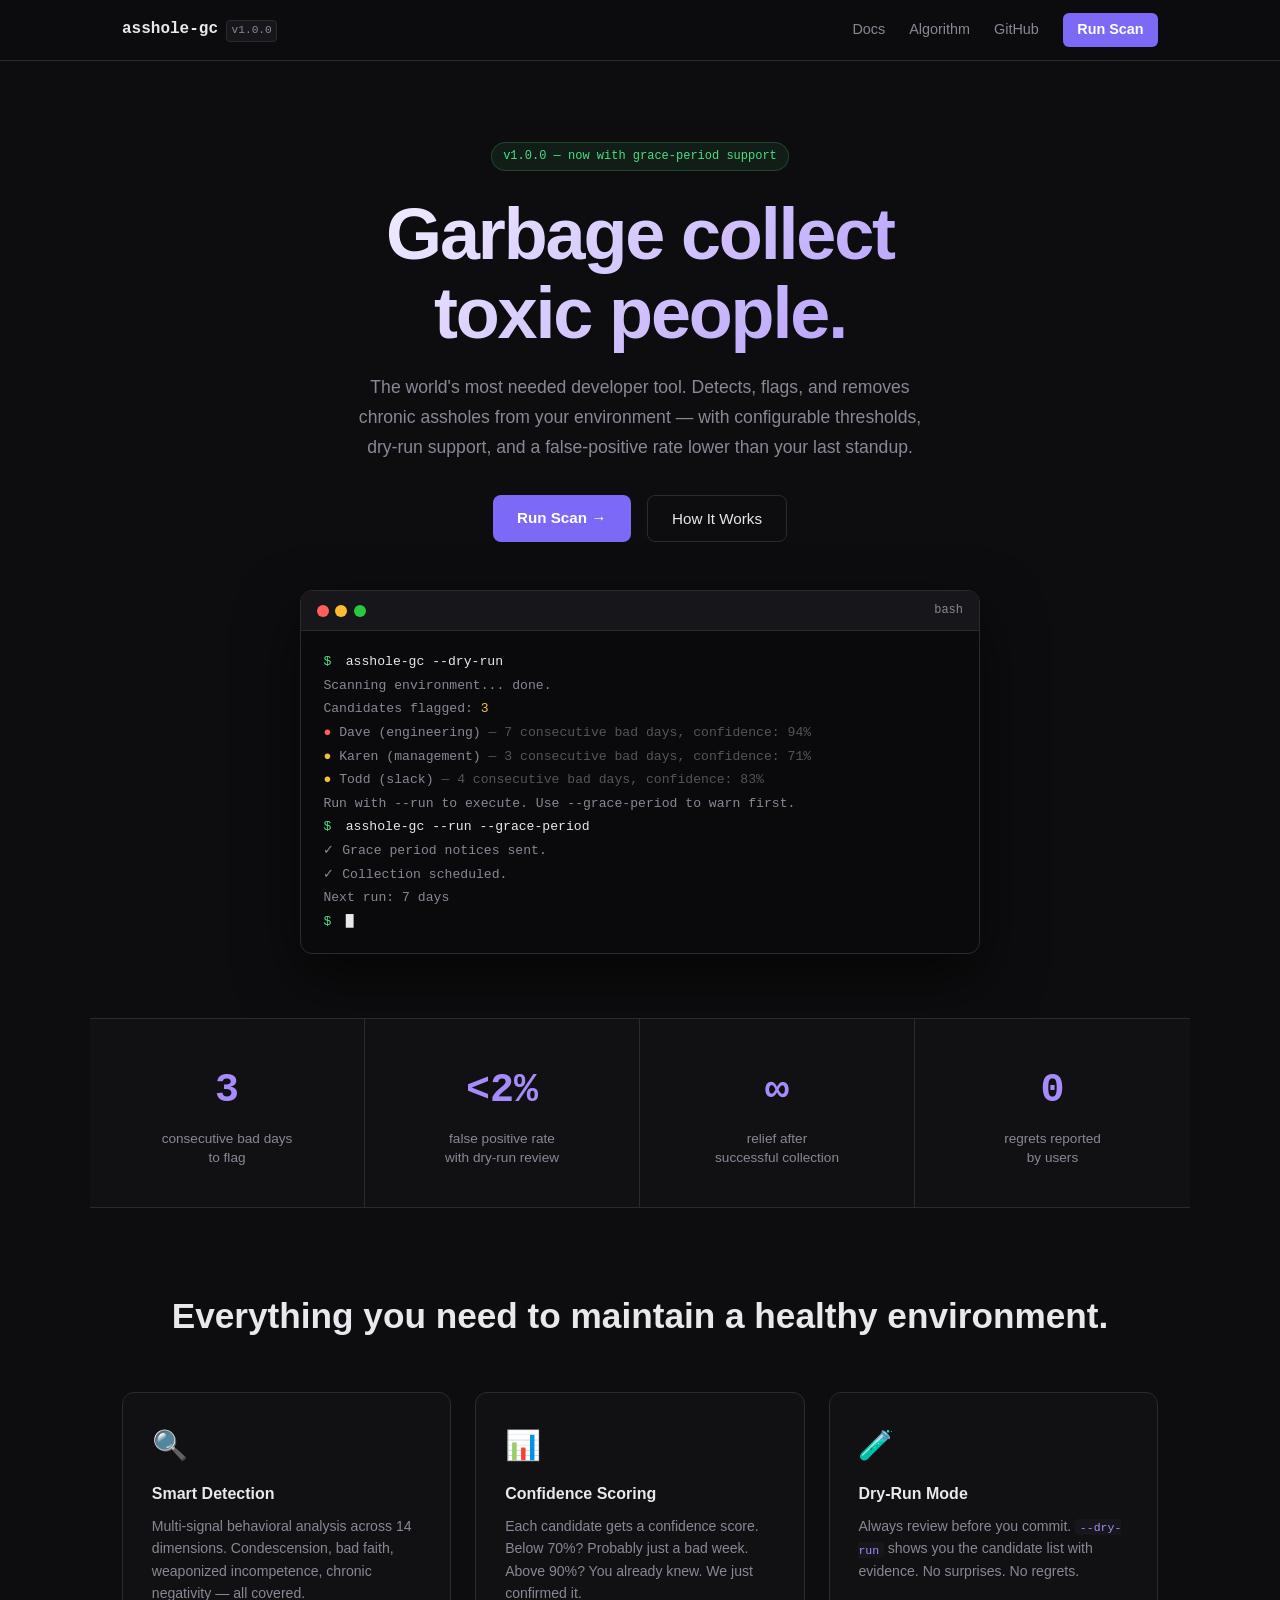
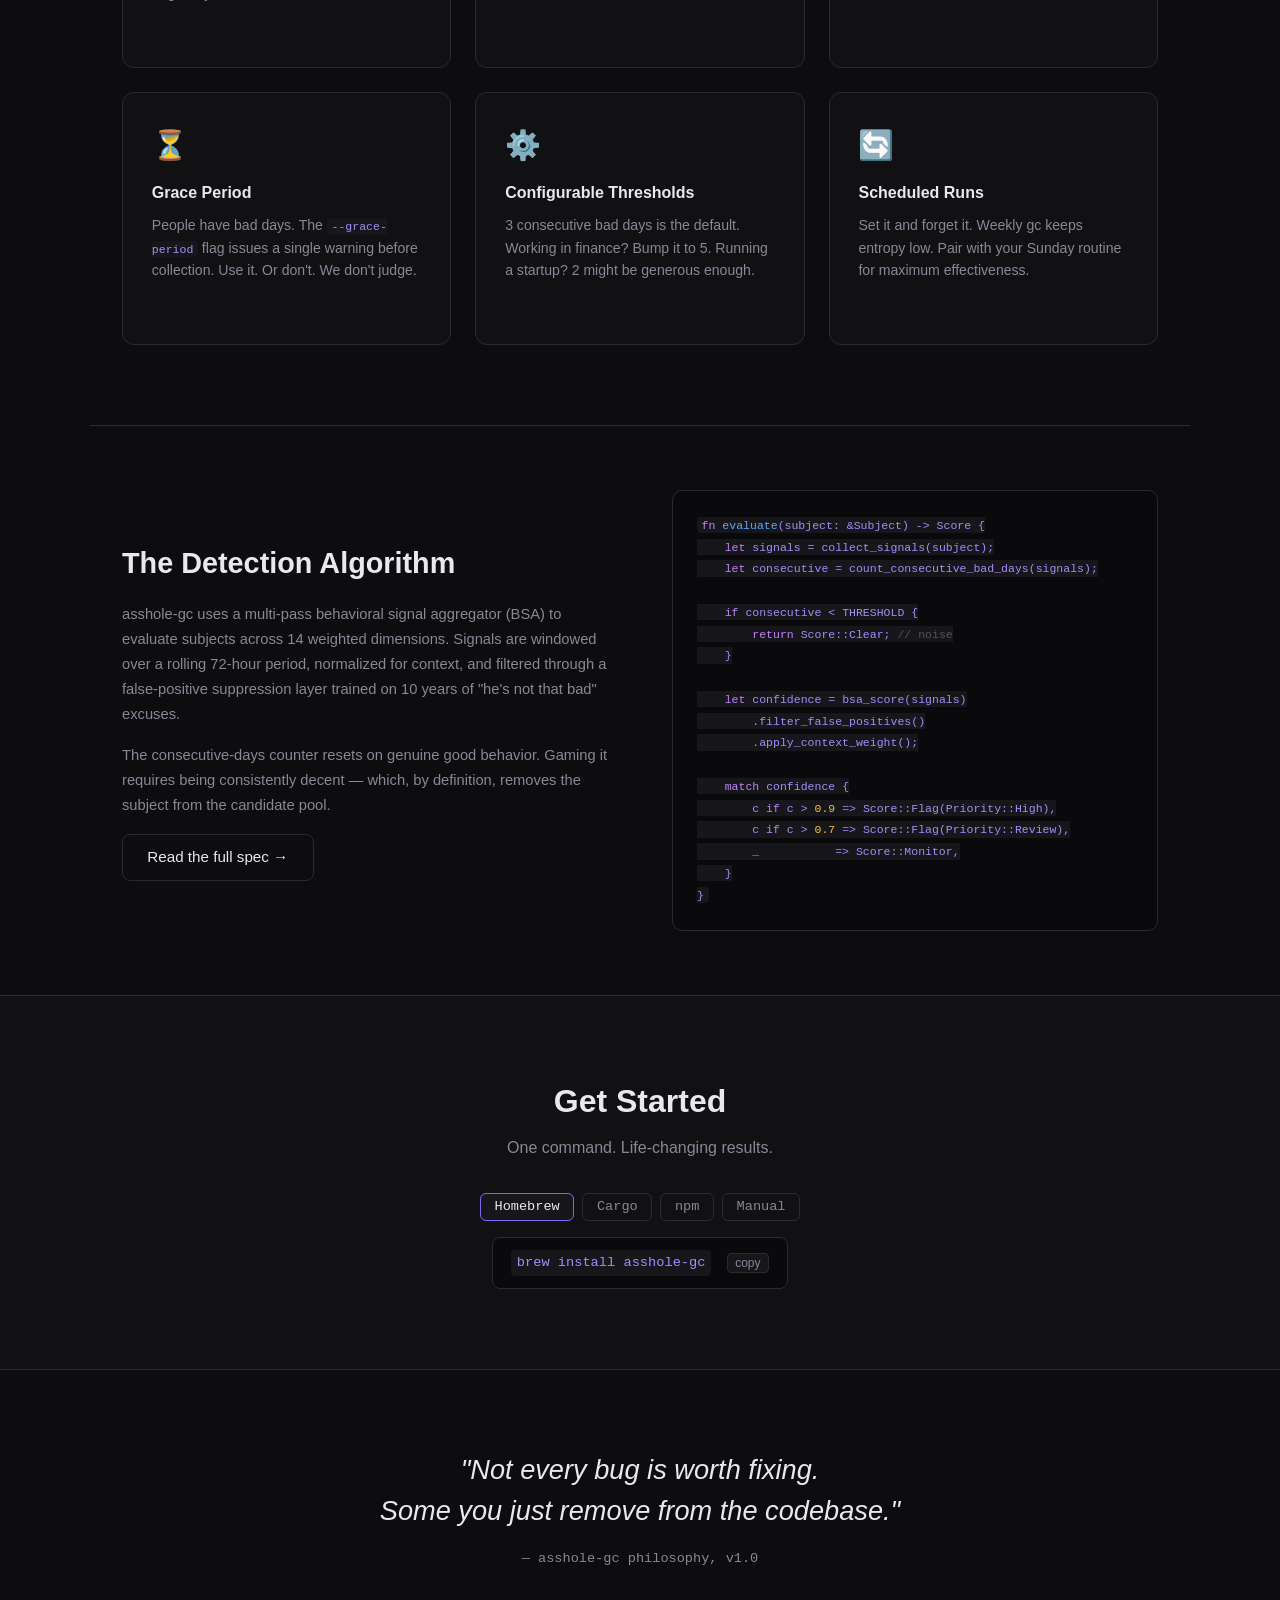
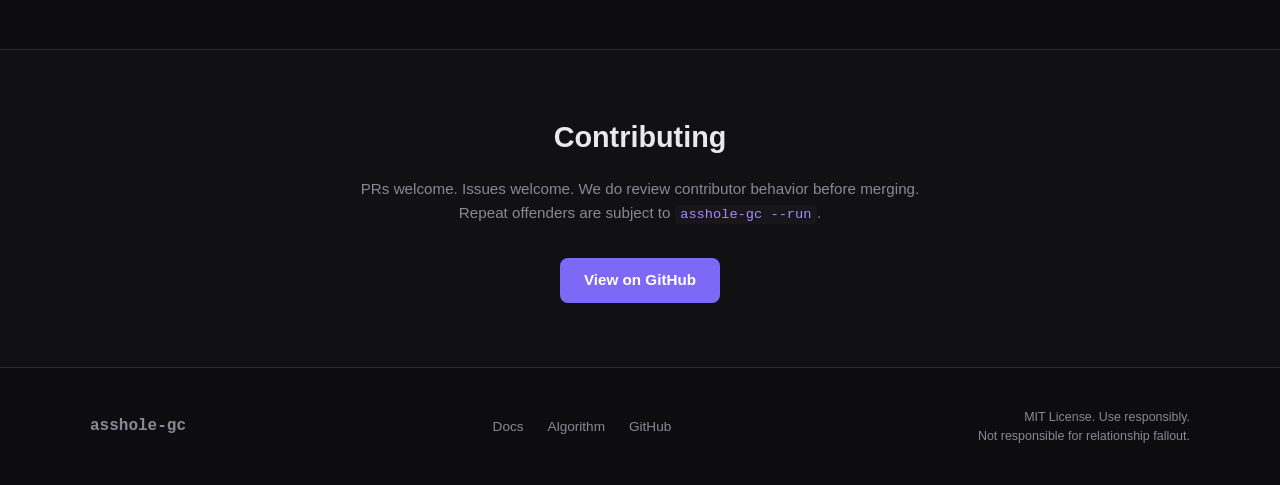
<file: docs/index.html>
<!DOCTYPE html>
<html lang="en">
<head>
  <meta charset="UTF-8">
  <meta name="viewport" content="width=device-width, initial-scale=1.0">
  <title>asshole-gc — Garbage Collect Toxic People</title>
  <meta name="description" content="The open-source tool for removing toxic people from your life. Finally, a gc that works on humans.">
  <link rel="stylesheet" href="style.css">
  <link rel="icon" href="favicon.svg" type="image/svg+xml">
</head>
<body>

  <header>
    <nav>
      <div class="logo"><span class="logo-cmd">asshole-gc</span><span class="logo-version">v1.0.0</span></div>
      <div class="nav-links">
        <a href="docs.html">Docs</a>
        <a href="algorithm.html">Algorithm</a>
        <a href="https://github.com/garrick99/asshole-gc" target="_blank">GitHub</a>
        <a href="app.html" class="btn-nav">Run Scan</a>
      </div>
    </nav>
  </header>

  <main>

    <!-- Hero -->
    <section class="hero">
      <div class="hero-badge">v1.0.0 — now with grace-period support</div>
      <h1>Garbage collect<br>toxic people.</h1>
      <p class="hero-sub">
        The world's most needed developer tool. Detects, flags, and removes
        chronic assholes from your environment — with configurable thresholds,
        dry-run support, and a false-positive rate lower than your last standup.
      </p>
      <div class="hero-actions">
        <a href="app.html" class="btn-primary">Run Scan →</a>
        <a href="algorithm.html" class="btn-secondary">How It Works</a>
      </div>
      <div class="terminal">
        <div class="terminal-bar">
          <span class="dot red"></span>
          <span class="dot yellow"></span>
          <span class="dot green"></span>
          <span class="terminal-title">bash</span>
        </div>
        <div class="terminal-body">
          <div class="term-line"><span class="prompt">$</span> asshole-gc --dry-run</div>
          <div class="term-line out">Scanning environment... done.</div>
          <div class="term-line out"></div>
          <div class="term-line out">  Candidates flagged: <span class="yellow">3</span></div>
          <div class="term-line out"></div>
          <div class="term-line out">  <span class="red">●</span> Dave (engineering) <span class="dim">— 7 consecutive bad days, confidence: 94%</span></div>
          <div class="term-line out">  <span class="yellow">●</span> Karen (management) <span class="dim">— 3 consecutive bad days, confidence: 71%</span></div>
          <div class="term-line out">  <span class="yellow">●</span> Todd (slack) <span class="dim">— 4 consecutive bad days, confidence: 83%</span></div>
          <div class="term-line out"></div>
          <div class="term-line out dim">  Run with --run to execute. Use --grace-period to warn first.</div>
          <div class="term-line out"></div>
          <div class="term-line"><span class="prompt">$</span> asshole-gc --run --grace-period</div>
          <div class="term-line out green">✓ Grace period notices sent.</div>
          <div class="term-line out green">✓ Collection scheduled.</div>
          <div class="term-line out dim">  Next run: 7 days</div>
          <div class="term-line blink"><span class="prompt">$</span> <span class="cursor">█</span></div>
        </div>
      </div>
    </section>

    <!-- Stats -->
    <section class="stats">
      <div class="stat">
        <div class="stat-num">3</div>
        <div class="stat-label">consecutive bad days<br>to flag</div>
      </div>
      <div class="stat">
        <div class="stat-num">&lt;2%</div>
        <div class="stat-label">false positive rate<br>with dry-run review</div>
      </div>
      <div class="stat">
        <div class="stat-num">∞</div>
        <div class="stat-label">relief after<br>successful collection</div>
      </div>
      <div class="stat">
        <div class="stat-num">0</div>
        <div class="stat-label">regrets reported<br>by users</div>
      </div>
    </section>

    <!-- Features -->
    <section class="features">
      <h2>Everything you need to maintain a healthy environment.</h2>
      <div class="feature-grid">
        <a href="detection.html" class="feature-card feature-card-link">
          <div class="feature-icon">🔍</div>
          <h3>Smart Detection</h3>
          <p>Multi-signal behavioral analysis across 14 dimensions. Condescension, bad faith, weaponized incompetence, chronic negativity — all covered.</p>
          <span class="feature-card-cta">Learn more →</span>
        </a>
        <a href="confidence.html" class="feature-card feature-card-link">
          <div class="feature-icon">📊</div>
          <h3>Confidence Scoring</h3>
          <p>Each candidate gets a confidence score. Below 70%? Probably just a bad week. Above 90%? You already knew. We just confirmed it.</p>
          <span class="feature-card-cta">Learn more →</span>
        </a>
        <a href="dry-run.html" class="feature-card feature-card-link">
          <div class="feature-icon">🧪</div>
          <h3>Dry-Run Mode</h3>
          <p>Always review before you commit. <code>--dry-run</code> shows you the candidate list with evidence. No surprises. No regrets.</p>
          <span class="feature-card-cta">Learn more →</span>
        </a>
        <a href="grace-period.html" class="feature-card feature-card-link">
          <div class="feature-icon">⏳</div>
          <h3>Grace Period</h3>
          <p>People have bad days. The <code>--grace-period</code> flag issues a single warning before collection. Use it. Or don't. We don't judge.</p>
          <span class="feature-card-cta">Learn more →</span>
        </a>
        <a href="thresholds.html" class="feature-card feature-card-link">
          <div class="feature-icon">⚙️</div>
          <h3>Configurable Thresholds</h3>
          <p>3 consecutive bad days is the default. Working in finance? Bump it to 5. Running a startup? 2 might be generous enough.</p>
          <span class="feature-card-cta">Learn more →</span>
        </a>
        <a href="scheduling.html" class="feature-card feature-card-link">
          <div class="feature-icon">🔄</div>
          <h3>Scheduled Runs</h3>
          <p>Set it and forget it. Weekly gc keeps entropy low. Pair with your Sunday routine for maximum effectiveness.</p>
          <span class="feature-card-cta">Learn more →</span>
        </a>
      </div>
    </section>

    <!-- Algorithm teaser -->
    <section class="algorithm-teaser">
      <div class="algo-text">
        <h2>The Detection Algorithm</h2>
        <p>
          asshole-gc uses a multi-pass behavioral signal aggregator (BSA) to evaluate
          subjects across 14 weighted dimensions. Signals are windowed over a rolling
          72-hour period, normalized for context, and filtered through a false-positive
          suppression layer trained on 10 years of "he's not that bad" excuses.
        </p>
        <p>
          The consecutive-days counter resets on genuine good behavior. Gaming it
          requires being consistently decent — which, by definition, removes the
          subject from the candidate pool.
        </p>
        <a href="algorithm.html" class="btn-secondary">Read the full spec →</a>
      </div>
      <div class="algo-code">
        <pre><code><span class="kw">fn</span> <span class="fn">evaluate</span>(subject: &amp;Subject) -&gt; Score {
    <span class="kw">let</span> signals = collect_signals(subject);
    <span class="kw">let</span> consecutive = count_consecutive_bad_days(signals);

    <span class="kw">if</span> consecutive &lt; THRESHOLD {
        <span class="kw">return</span> Score::Clear; <span class="cmt">// noise</span>
    }

    <span class="kw">let</span> confidence = bsa_score(signals)
        .filter_false_positives()
        .apply_context_weight();

    <span class="kw">match</span> confidence {
        c <span class="kw">if</span> c &gt; <span class="num">0.9</span> =&gt; Score::Flag(Priority::High),
        c <span class="kw">if</span> c &gt; <span class="num">0.7</span> =&gt; Score::Flag(Priority::Review),
        _           =&gt; Score::Monitor,
    }
}</code></pre>
      </div>
    </section>

    <!-- Install -->
    <section class="install" id="install">
      <h2>Get Started</h2>
      <p class="install-sub">One command. Life-changing results.</p>
      <div class="install-tabs">
        <button class="tab active" onclick="showTab('brew')">Homebrew</button>
        <button class="tab" onclick="showTab('cargo')">Cargo</button>
        <button class="tab" onclick="showTab('npm')">npm</button>
        <button class="tab" onclick="showTab('manual')">Manual</button>
      </div>
      <div class="install-blocks">
        <div class="install-block active" id="tab-brew">
          <div class="code-block">
            <code>brew install asshole-gc</code>
            <button class="copy-btn" onclick="copy(this)">copy</button>
          </div>
        </div>
        <div class="install-block" id="tab-cargo">
          <div class="code-block">
            <code>cargo install asshole-gc</code>
            <button class="copy-btn" onclick="copy(this)">copy</button>
          </div>
        </div>
        <div class="install-block" id="tab-npm">
          <div class="code-block">
            <code>npm install -g asshole-gc</code>
            <button class="copy-btn" onclick="copy(this)">copy</button>
          </div>
        </div>
        <div class="install-block" id="tab-manual">
          <div class="code-block">
            <code>curl -fsSL # coming soon | sh</code>
            <button class="copy-btn" onclick="copy(this)">copy</button>
          </div>
        </div>
      </div>
    </section>

    <!-- Philosophy -->
    <section class="philosophy">
      <blockquote>
        "Not every bug is worth fixing.<br>Some you just remove from the codebase."
      </blockquote>
      <p class="phil-sub">— asshole-gc philosophy, v1.0</p>
    </section>

    <!-- Contributing -->
    <section class="contributing">
      <h2>Contributing</h2>
      <p>
        PRs welcome. Issues welcome. We do review contributor behavior before merging.<br>
        Repeat offenders are subject to <code>asshole-gc --run</code>.
      </p>
      <a href="https://github.com/garrick99/asshole-gc" class="btn-primary" target="_blank">View on GitHub</a>
    </section>

  </main>

  <footer>
    <div class="footer-inner">
      <div class="footer-logo">asshole-gc</div>
      <div class="footer-links">
        <a href="docs.html">Docs</a>
        <a href="algorithm.html">Algorithm</a>
        <a href="https://github.com/garrick99/asshole-gc">GitHub</a>
      </div>
      <div class="footer-copy">MIT License. Use responsibly.<br>Not responsible for relationship fallout.</div>
    </div>
  </footer>

  <script src="main.js"></script>
</body>
</html>
</file>
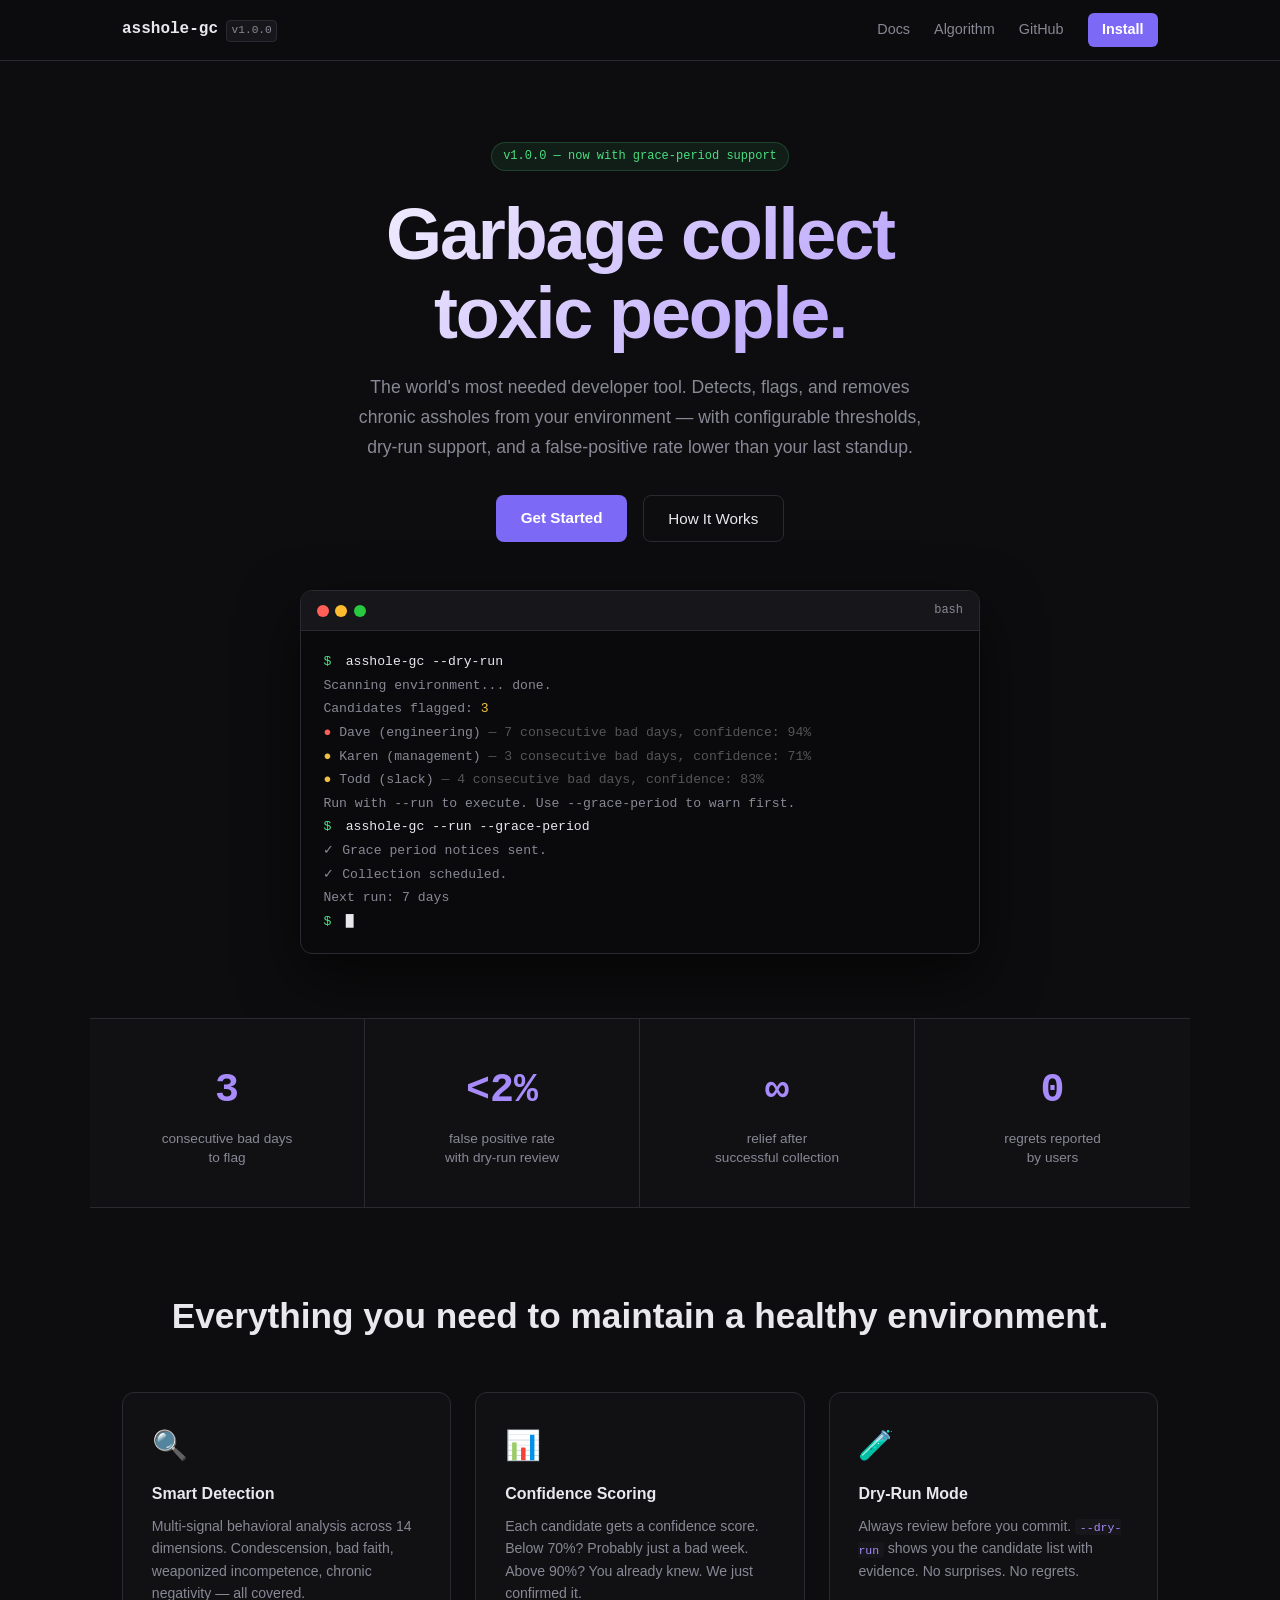
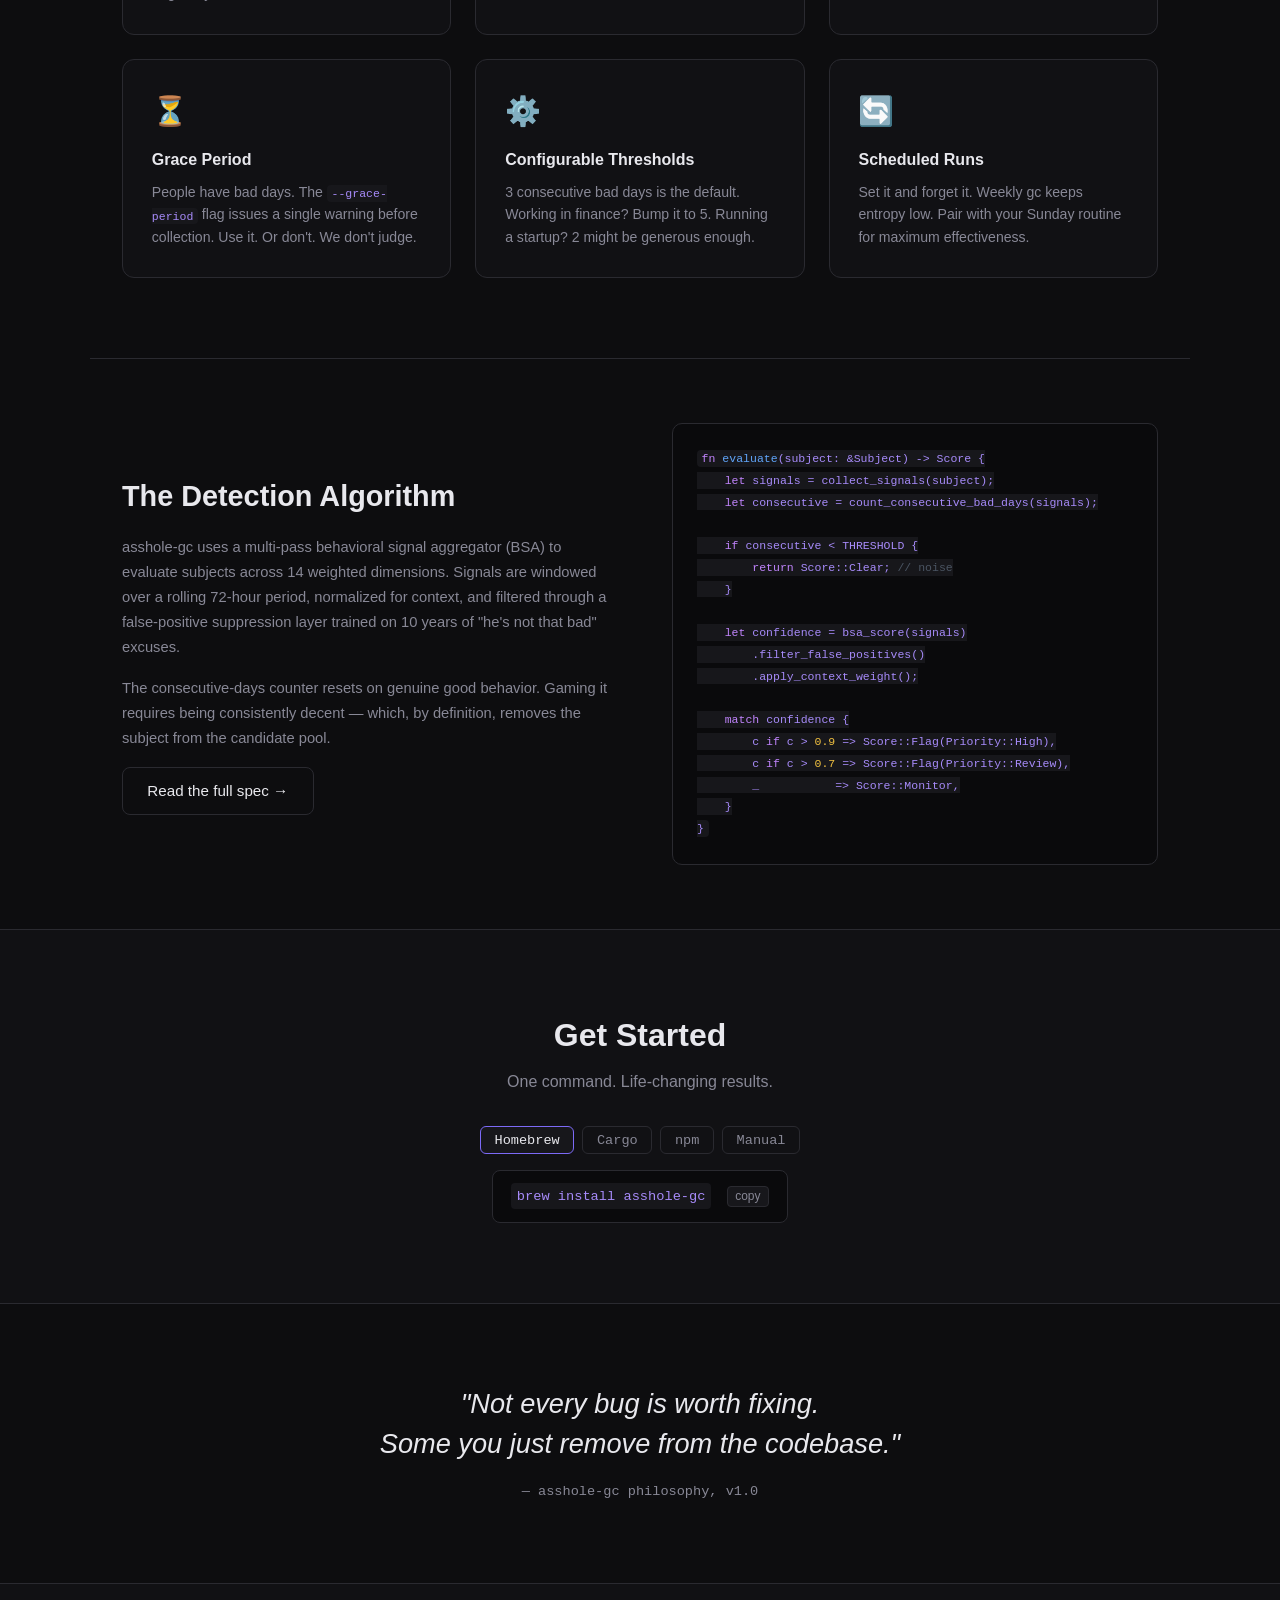
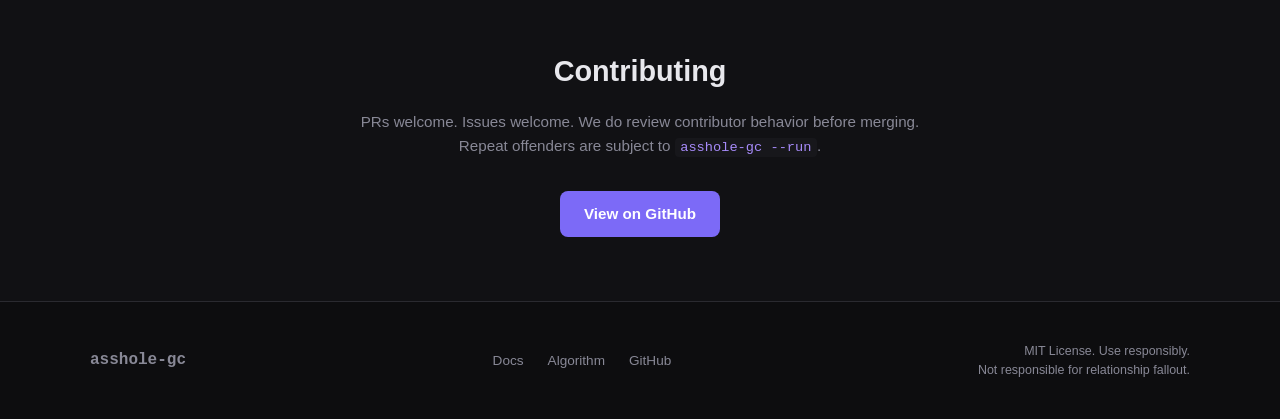
<file: site/index.html>
<!DOCTYPE html>
<html lang="en">
<head>
  <meta charset="UTF-8">
  <meta name="viewport" content="width=device-width, initial-scale=1.0">
  <title>asshole-gc — Garbage Collect Toxic People</title>
  <meta name="description" content="The open-source tool for removing toxic people from your life. Finally, a gc that works on humans.">
  <link rel="stylesheet" href="style.css">
  <link rel="icon" href="favicon.svg" type="image/svg+xml">
</head>
<body>

  <header>
    <nav>
      <div class="logo"><span class="logo-cmd">asshole-gc</span><span class="logo-version">v1.0.0</span></div>
      <div class="nav-links">
        <a href="docs.html">Docs</a>
        <a href="algorithm.html">Algorithm</a>
        <a href="https://github.com/garrick99/asshole-gc" target="_blank">GitHub</a>
        <a href="#install" class="btn-nav">Install</a>
      </div>
    </nav>
  </header>

  <main>

    <!-- Hero -->
    <section class="hero">
      <div class="hero-badge">v1.0.0 — now with grace-period support</div>
      <h1>Garbage collect<br>toxic people.</h1>
      <p class="hero-sub">
        The world's most needed developer tool. Detects, flags, and removes
        chronic assholes from your environment — with configurable thresholds,
        dry-run support, and a false-positive rate lower than your last standup.
      </p>
      <div class="hero-actions">
        <a href="#install" class="btn-primary">Get Started</a>
        <a href="algorithm.html" class="btn-secondary">How It Works</a>
      </div>
      <div class="terminal">
        <div class="terminal-bar">
          <span class="dot red"></span>
          <span class="dot yellow"></span>
          <span class="dot green"></span>
          <span class="terminal-title">bash</span>
        </div>
        <div class="terminal-body">
          <div class="term-line"><span class="prompt">$</span> asshole-gc --dry-run</div>
          <div class="term-line out">Scanning environment... done.</div>
          <div class="term-line out"></div>
          <div class="term-line out">  Candidates flagged: <span class="yellow">3</span></div>
          <div class="term-line out"></div>
          <div class="term-line out">  <span class="red">●</span> Dave (engineering) <span class="dim">— 7 consecutive bad days, confidence: 94%</span></div>
          <div class="term-line out">  <span class="yellow">●</span> Karen (management) <span class="dim">— 3 consecutive bad days, confidence: 71%</span></div>
          <div class="term-line out">  <span class="yellow">●</span> Todd (slack) <span class="dim">— 4 consecutive bad days, confidence: 83%</span></div>
          <div class="term-line out"></div>
          <div class="term-line out dim">  Run with --run to execute. Use --grace-period to warn first.</div>
          <div class="term-line out"></div>
          <div class="term-line"><span class="prompt">$</span> asshole-gc --run --grace-period</div>
          <div class="term-line out green">✓ Grace period notices sent.</div>
          <div class="term-line out green">✓ Collection scheduled.</div>
          <div class="term-line out dim">  Next run: 7 days</div>
          <div class="term-line blink"><span class="prompt">$</span> <span class="cursor">█</span></div>
        </div>
      </div>
    </section>

    <!-- Stats -->
    <section class="stats">
      <div class="stat">
        <div class="stat-num">3</div>
        <div class="stat-label">consecutive bad days<br>to flag</div>
      </div>
      <div class="stat">
        <div class="stat-num">&lt;2%</div>
        <div class="stat-label">false positive rate<br>with dry-run review</div>
      </div>
      <div class="stat">
        <div class="stat-num">∞</div>
        <div class="stat-label">relief after<br>successful collection</div>
      </div>
      <div class="stat">
        <div class="stat-num">0</div>
        <div class="stat-label">regrets reported<br>by users</div>
      </div>
    </section>

    <!-- Features -->
    <section class="features">
      <h2>Everything you need to maintain a healthy environment.</h2>
      <div class="feature-grid">
        <div class="feature-card">
          <div class="feature-icon">🔍</div>
          <h3>Smart Detection</h3>
          <p>Multi-signal behavioral analysis across 14 dimensions. Condescension, bad faith, weaponized incompetence, chronic negativity — all covered.</p>
        </div>
        <div class="feature-card">
          <div class="feature-icon">📊</div>
          <h3>Confidence Scoring</h3>
          <p>Each candidate gets a confidence score. Below 70%? Probably just a bad week. Above 90%? You already knew. We just confirmed it.</p>
        </div>
        <div class="feature-card">
          <div class="feature-icon">🧪</div>
          <h3>Dry-Run Mode</h3>
          <p>Always review before you commit. <code>--dry-run</code> shows you the candidate list with evidence. No surprises. No regrets.</p>
        </div>
        <div class="feature-card">
          <div class="feature-icon">⏳</div>
          <h3>Grace Period</h3>
          <p>People have bad days. The <code>--grace-period</code> flag issues a single warning before collection. Use it. Or don't. We don't judge.</p>
        </div>
        <div class="feature-card">
          <div class="feature-icon">⚙️</div>
          <h3>Configurable Thresholds</h3>
          <p>3 consecutive bad days is the default. Working in finance? Bump it to 5. Running a startup? 2 might be generous enough.</p>
        </div>
        <div class="feature-card">
          <div class="feature-icon">🔄</div>
          <h3>Scheduled Runs</h3>
          <p>Set it and forget it. Weekly gc keeps entropy low. Pair with your Sunday routine for maximum effectiveness.</p>
        </div>
      </div>
    </section>

    <!-- Algorithm teaser -->
    <section class="algorithm-teaser">
      <div class="algo-text">
        <h2>The Detection Algorithm</h2>
        <p>
          asshole-gc uses a multi-pass behavioral signal aggregator (BSA) to evaluate
          subjects across 14 weighted dimensions. Signals are windowed over a rolling
          72-hour period, normalized for context, and filtered through a false-positive
          suppression layer trained on 10 years of "he's not that bad" excuses.
        </p>
        <p>
          The consecutive-days counter resets on genuine good behavior. Gaming it
          requires being consistently decent — which, by definition, removes the
          subject from the candidate pool.
        </p>
        <a href="algorithm.html" class="btn-secondary">Read the full spec →</a>
      </div>
      <div class="algo-code">
        <pre><code><span class="kw">fn</span> <span class="fn">evaluate</span>(subject: &amp;Subject) -&gt; Score {
    <span class="kw">let</span> signals = collect_signals(subject);
    <span class="kw">let</span> consecutive = count_consecutive_bad_days(signals);

    <span class="kw">if</span> consecutive &lt; THRESHOLD {
        <span class="kw">return</span> Score::Clear; <span class="cmt">// noise</span>
    }

    <span class="kw">let</span> confidence = bsa_score(signals)
        .filter_false_positives()
        .apply_context_weight();

    <span class="kw">match</span> confidence {
        c <span class="kw">if</span> c &gt; <span class="num">0.9</span> =&gt; Score::Flag(Priority::High),
        c <span class="kw">if</span> c &gt; <span class="num">0.7</span> =&gt; Score::Flag(Priority::Review),
        _           =&gt; Score::Monitor,
    }
}</code></pre>
      </div>
    </section>

    <!-- Install -->
    <section class="install" id="install">
      <h2>Get Started</h2>
      <p class="install-sub">One command. Life-changing results.</p>
      <div class="install-tabs">
        <button class="tab active" onclick="showTab('brew')">Homebrew</button>
        <button class="tab" onclick="showTab('cargo')">Cargo</button>
        <button class="tab" onclick="showTab('npm')">npm</button>
        <button class="tab" onclick="showTab('manual')">Manual</button>
      </div>
      <div class="install-blocks">
        <div class="install-block active" id="tab-brew">
          <div class="code-block">
            <code>brew install asshole-gc</code>
            <button class="copy-btn" onclick="copy(this)">copy</button>
          </div>
        </div>
        <div class="install-block" id="tab-cargo">
          <div class="code-block">
            <code>cargo install asshole-gc</code>
            <button class="copy-btn" onclick="copy(this)">copy</button>
          </div>
        </div>
        <div class="install-block" id="tab-npm">
          <div class="code-block">
            <code>npm install -g asshole-gc</code>
            <button class="copy-btn" onclick="copy(this)">copy</button>
          </div>
        </div>
        <div class="install-block" id="tab-manual">
          <div class="code-block">
            <code>curl -fsSL https://asshole-gc.dev/install.sh | sh</code>
            <button class="copy-btn" onclick="copy(this)">copy</button>
          </div>
        </div>
      </div>
    </section>

    <!-- Philosophy -->
    <section class="philosophy">
      <blockquote>
        "Not every bug is worth fixing.<br>Some you just remove from the codebase."
      </blockquote>
      <p class="phil-sub">— asshole-gc philosophy, v1.0</p>
    </section>

    <!-- Contributing -->
    <section class="contributing">
      <h2>Contributing</h2>
      <p>
        PRs welcome. Issues welcome. We do review contributor behavior before merging.<br>
        Repeat offenders are subject to <code>asshole-gc --run</code>.
      </p>
      <a href="https://github.com/garrick99/asshole-gc" class="btn-primary" target="_blank">View on GitHub</a>
    </section>

  </main>

  <footer>
    <div class="footer-inner">
      <div class="footer-logo">asshole-gc</div>
      <div class="footer-links">
        <a href="docs.html">Docs</a>
        <a href="algorithm.html">Algorithm</a>
        <a href="https://github.com/garrick99/asshole-gc">GitHub</a>
      </div>
      <div class="footer-copy">MIT License. Use responsibly.<br>Not responsible for relationship fallout.</div>
    </div>
  </footer>

  <script src="main.js"></script>
</body>
</html>
</file>
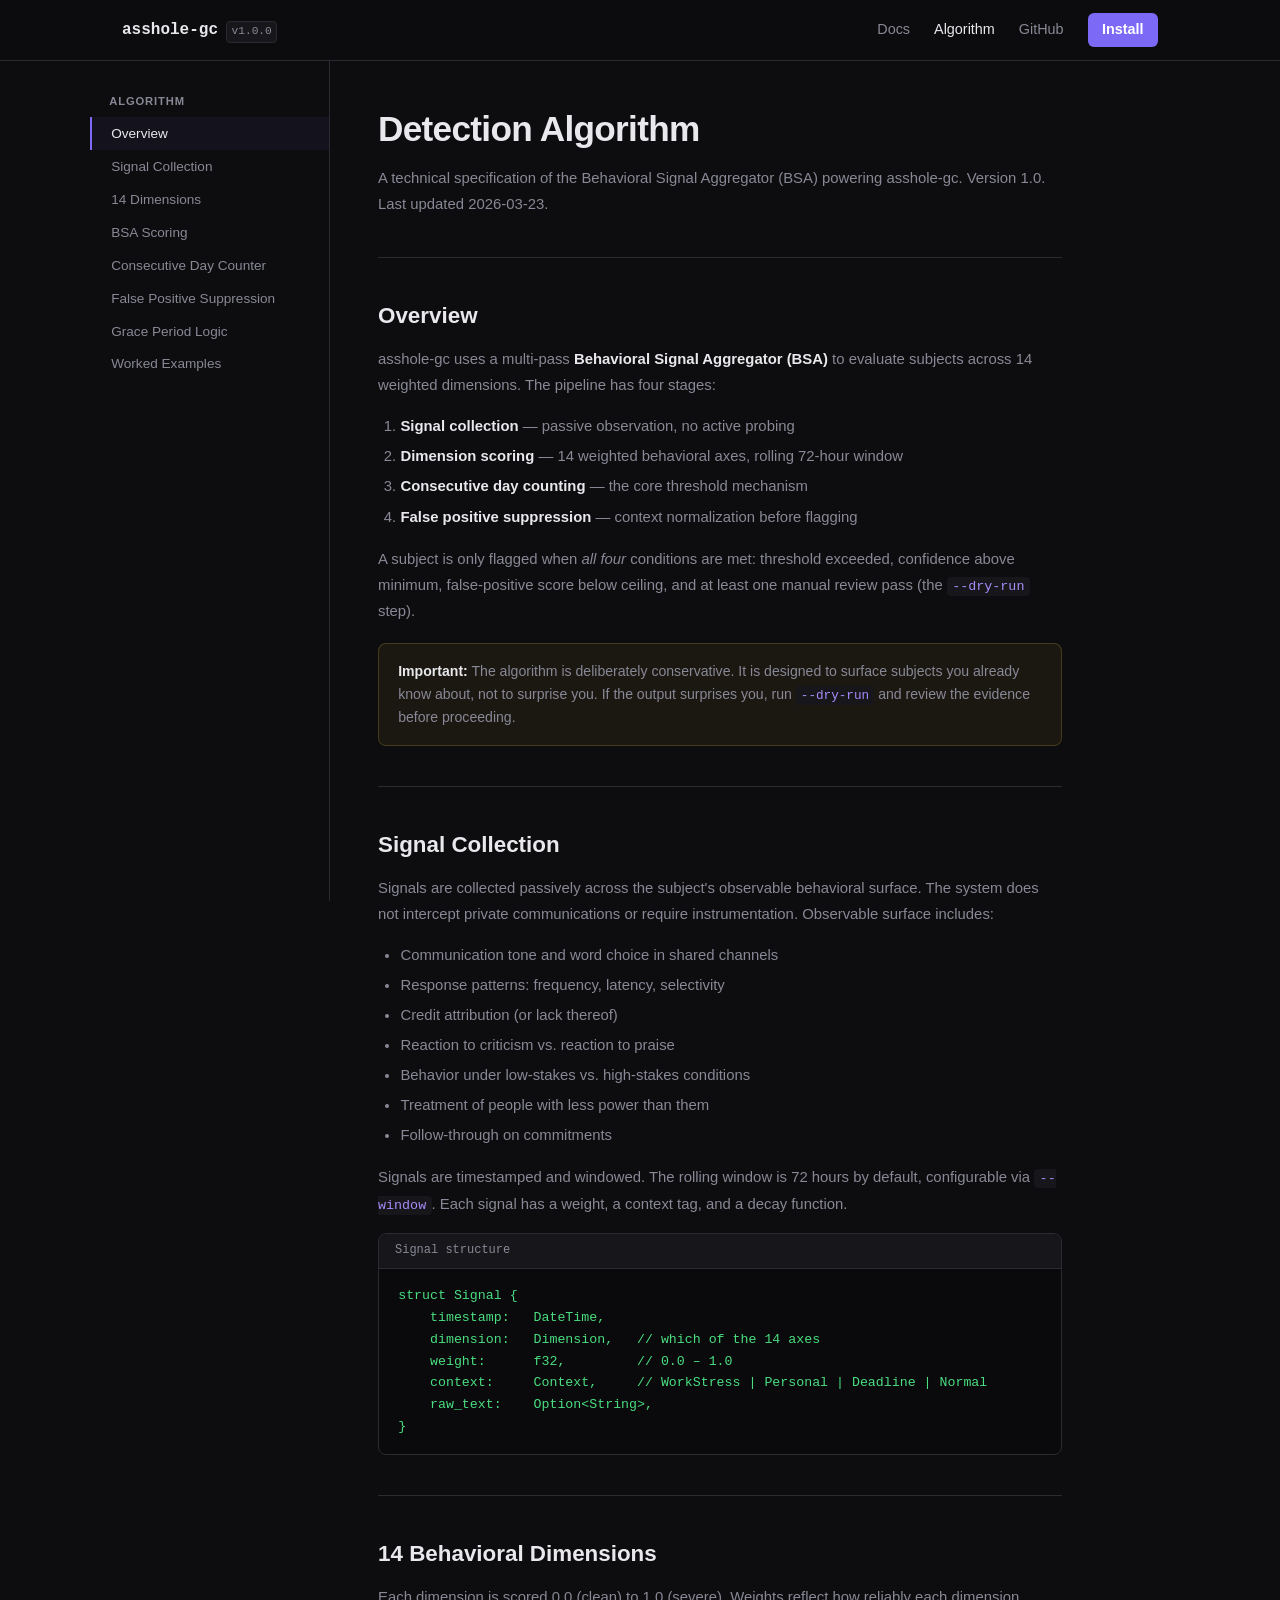
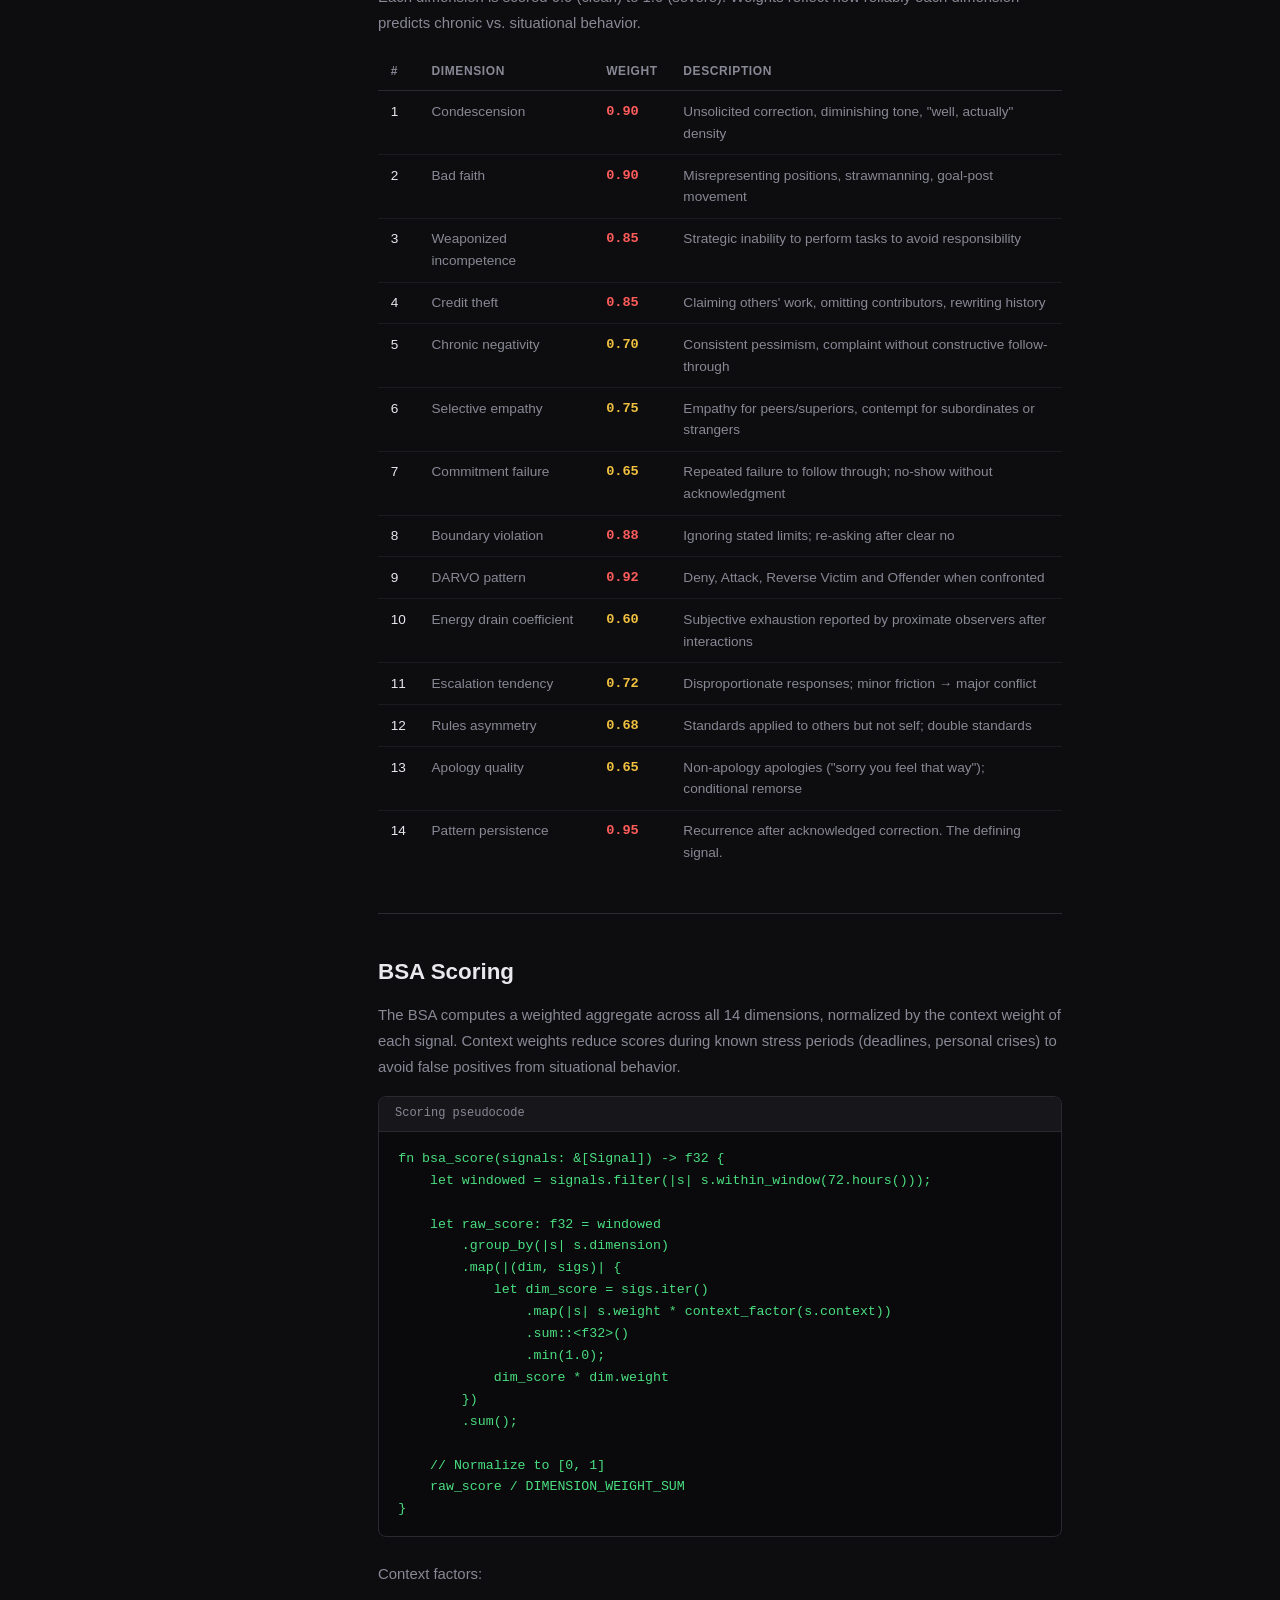
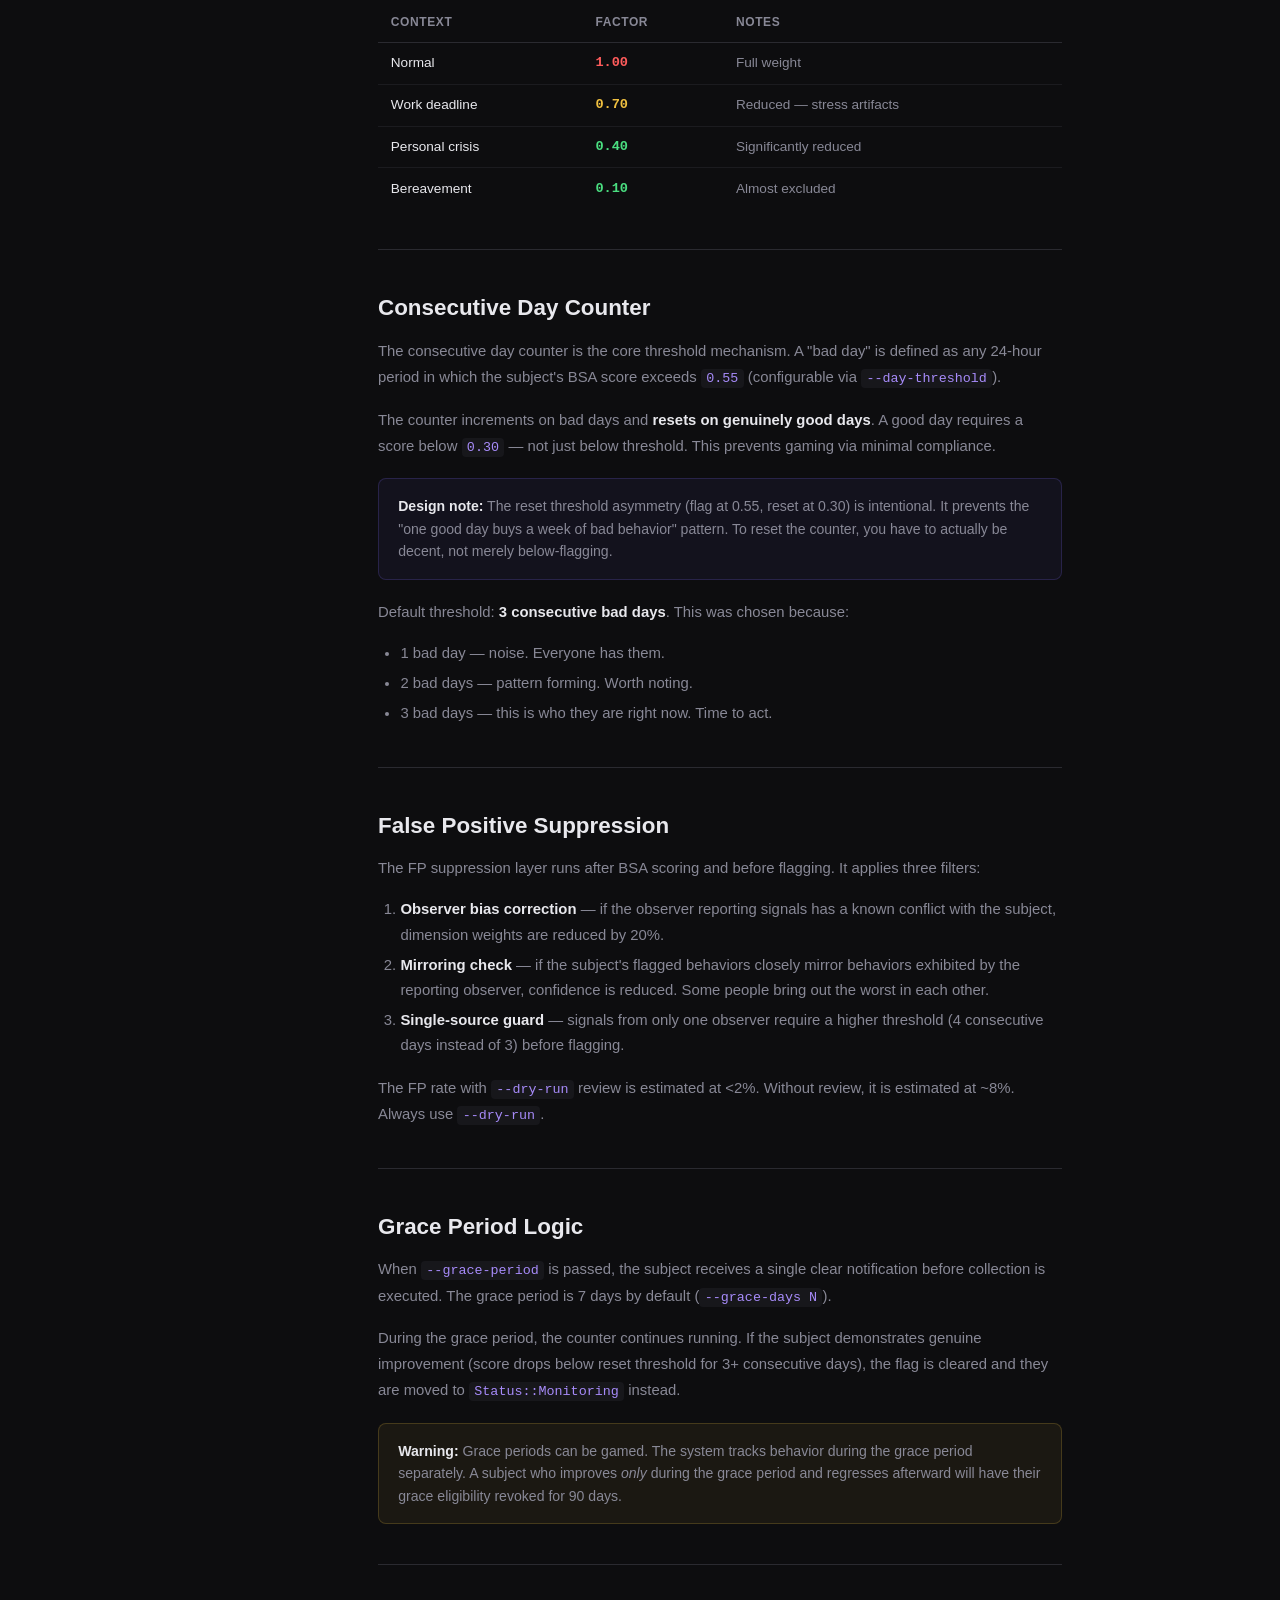
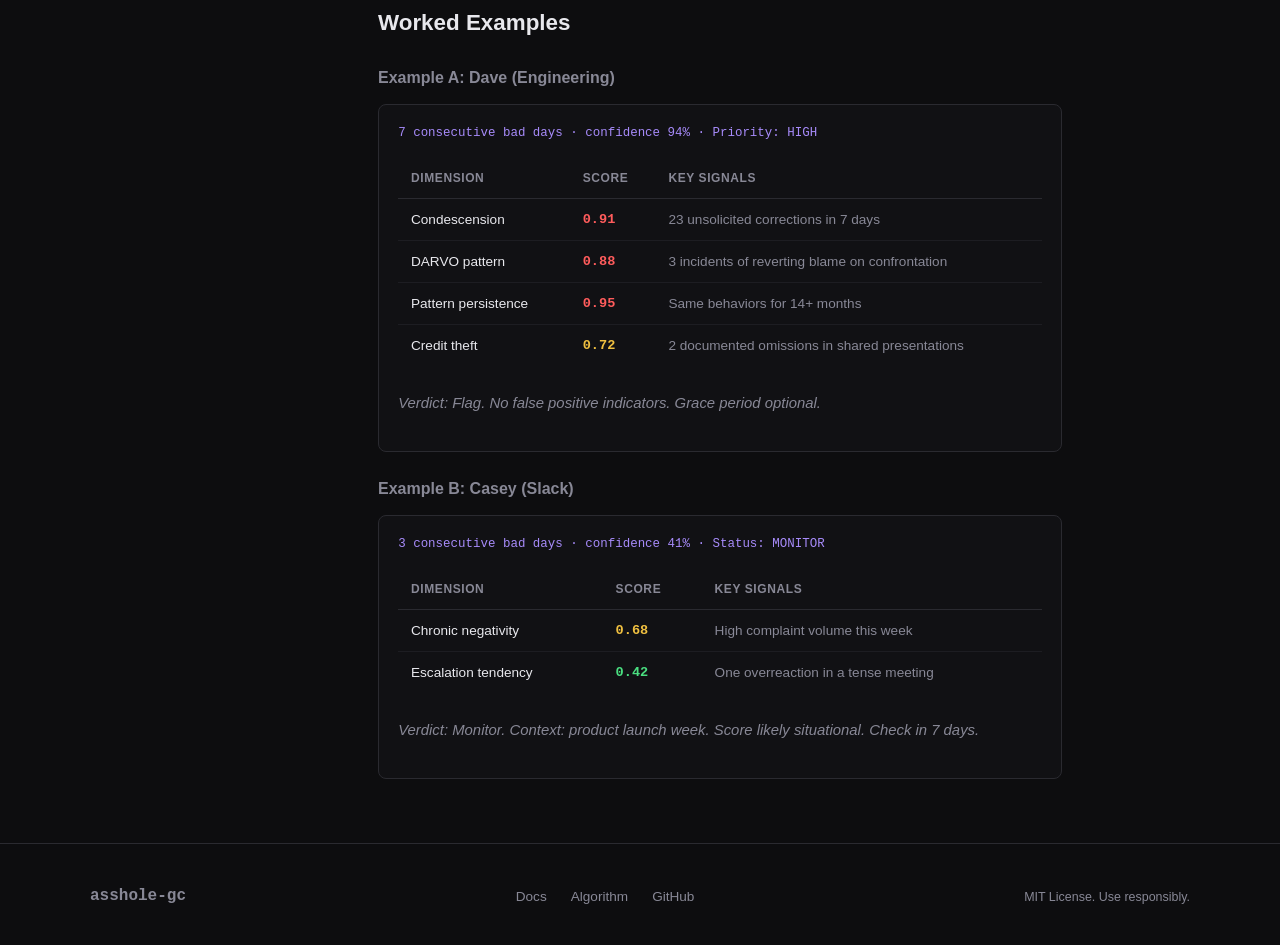
<file: docs/algorithm.html>
<!DOCTYPE html>
<html lang="en">
<head>
  <meta charset="UTF-8">
  <meta name="viewport" content="width=device-width, initial-scale=1.0">
  <title>Detection Algorithm — asshole-gc</title>
  <link rel="stylesheet" href="style.css">
  <link rel="stylesheet" href="docs.css">
  <link rel="icon" href="favicon.svg" type="image/svg+xml">
</head>
<body>

  <header>
    <nav>
      <div class="logo"><a href="index.html" style="color:inherit;text-decoration:none"><span class="logo-cmd">asshole-gc</span></a><span class="logo-version">v1.0.0</span></div>
      <div class="nav-links">
        <a href="docs.html">Docs</a>
        <a href="algorithm.html" style="color:var(--text)">Algorithm</a>
        <a href="https://github.com/garrick99/asshole-gc" target="_blank">GitHub</a>
        <a href="index.html#install" class="btn-nav">Install</a>
      </div>
    </nav>
  </header>

  <div class="docs-layout">
    <aside class="sidebar">
      <div class="sidebar-section">
        <div class="sidebar-label">Algorithm</div>
        <a href="#overview" class="sidebar-link active">Overview</a>
        <a href="#signals" class="sidebar-link">Signal Collection</a>
        <a href="#dimensions" class="sidebar-link">14 Dimensions</a>
        <a href="#scoring" class="sidebar-link">BSA Scoring</a>
        <a href="#consecutive" class="sidebar-link">Consecutive Day Counter</a>
        <a href="#fp" class="sidebar-link">False Positive Suppression</a>
        <a href="#grace" class="sidebar-link">Grace Period Logic</a>
        <a href="#examples" class="sidebar-link">Worked Examples</a>
      </div>
    </aside>

    <main class="docs-content">

      <h1>Detection Algorithm</h1>
      <p class="doc-lead">
        A technical specification of the Behavioral Signal Aggregator (BSA) powering asshole-gc.
        Version 1.0. Last updated 2026-03-23.
      </p>

      <hr class="doc-divider">

      <h2 id="overview">Overview</h2>
      <p>
        asshole-gc uses a multi-pass <strong>Behavioral Signal Aggregator (BSA)</strong> to evaluate
        subjects across 14 weighted dimensions. The pipeline has four stages:
      </p>
      <ol class="doc-list">
        <li><strong>Signal collection</strong> — passive observation, no active probing</li>
        <li><strong>Dimension scoring</strong> — 14 weighted behavioral axes, rolling 72-hour window</li>
        <li><strong>Consecutive day counting</strong> — the core threshold mechanism</li>
        <li><strong>False positive suppression</strong> — context normalization before flagging</li>
      </ol>
      <p>
        A subject is only flagged when <em>all four</em> conditions are met:
        threshold exceeded, confidence above minimum, false-positive score below ceiling,
        and at least one manual review pass (the <code>--dry-run</code> step).
      </p>

      <div class="callout warning">
        <strong>Important:</strong> The algorithm is deliberately conservative. It is designed to
        surface subjects you already know about, not to surprise you. If the output surprises you,
        run <code>--dry-run</code> and review the evidence before proceeding.
      </div>

      <hr class="doc-divider">

      <h2 id="signals">Signal Collection</h2>
      <p>
        Signals are collected passively across the subject's observable behavioral surface.
        The system does not intercept private communications or require instrumentation.
        Observable surface includes:
      </p>
      <ul class="doc-list">
        <li>Communication tone and word choice in shared channels</li>
        <li>Response patterns: frequency, latency, selectivity</li>
        <li>Credit attribution (or lack thereof)</li>
        <li>Reaction to criticism vs. reaction to praise</li>
        <li>Behavior under low-stakes vs. high-stakes conditions</li>
        <li>Treatment of people with less power than them</li>
        <li>Follow-through on commitments</li>
      </ul>

      <p>
        Signals are timestamped and windowed. The rolling window is 72 hours by default,
        configurable via <code>--window</code>. Each signal has a weight, a context tag,
        and a decay function.
      </p>

      <div class="code-snippet">
        <div class="snippet-header">Signal structure</div>
        <pre><code>struct Signal {
    timestamp:   DateTime,
    dimension:   Dimension,   // which of the 14 axes
    weight:      f32,         // 0.0 – 1.0
    context:     Context,     // WorkStress | Personal | Deadline | Normal
    raw_text:    Option&lt;String&gt;,
}</code></pre>
      </div>

      <hr class="doc-divider">

      <h2 id="dimensions">14 Behavioral Dimensions</h2>
      <p>
        Each dimension is scored 0.0 (clean) to 1.0 (severe). Weights reflect
        how reliably each dimension predicts chronic vs. situational behavior.
      </p>

      <table class="doc-table">
        <thead>
          <tr>
            <th>#</th>
            <th>Dimension</th>
            <th>Weight</th>
            <th>Description</th>
          </tr>
        </thead>
        <tbody>
          <tr>
            <td>1</td>
            <td>Condescension</td>
            <td class="weight high">0.90</td>
            <td>Unsolicited correction, diminishing tone, "well, actually" density</td>
          </tr>
          <tr>
            <td>2</td>
            <td>Bad faith</td>
            <td class="weight high">0.90</td>
            <td>Misrepresenting positions, strawmanning, goal-post movement</td>
          </tr>
          <tr>
            <td>3</td>
            <td>Weaponized incompetence</td>
            <td class="weight high">0.85</td>
            <td>Strategic inability to perform tasks to avoid responsibility</td>
          </tr>
          <tr>
            <td>4</td>
            <td>Credit theft</td>
            <td class="weight high">0.85</td>
            <td>Claiming others' work, omitting contributors, rewriting history</td>
          </tr>
          <tr>
            <td>5</td>
            <td>Chronic negativity</td>
            <td class="weight med">0.70</td>
            <td>Consistent pessimism, complaint without constructive follow-through</td>
          </tr>
          <tr>
            <td>6</td>
            <td>Selective empathy</td>
            <td class="weight med">0.75</td>
            <td>Empathy for peers/superiors, contempt for subordinates or strangers</td>
          </tr>
          <tr>
            <td>7</td>
            <td>Commitment failure</td>
            <td class="weight med">0.65</td>
            <td>Repeated failure to follow through; no-show without acknowledgment</td>
          </tr>
          <tr>
            <td>8</td>
            <td>Boundary violation</td>
            <td class="weight high">0.88</td>
            <td>Ignoring stated limits; re-asking after clear no</td>
          </tr>
          <tr>
            <td>9</td>
            <td>DARVO pattern</td>
            <td class="weight high">0.92</td>
            <td>Deny, Attack, Reverse Victim and Offender when confronted</td>
          </tr>
          <tr>
            <td>10</td>
            <td>Energy drain coefficient</td>
            <td class="weight med">0.60</td>
            <td>Subjective exhaustion reported by proximate observers after interactions</td>
          </tr>
          <tr>
            <td>11</td>
            <td>Escalation tendency</td>
            <td class="weight med">0.72</td>
            <td>Disproportionate responses; minor friction → major conflict</td>
          </tr>
          <tr>
            <td>12</td>
            <td>Rules asymmetry</td>
            <td class="weight med">0.68</td>
            <td>Standards applied to others but not self; double standards</td>
          </tr>
          <tr>
            <td>13</td>
            <td>Apology quality</td>
            <td class="weight med">0.65</td>
            <td>Non-apology apologies ("sorry you feel that way"); conditional remorse</td>
          </tr>
          <tr>
            <td>14</td>
            <td>Pattern persistence</td>
            <td class="weight high">0.95</td>
            <td>Recurrence after acknowledged correction. The defining signal.</td>
          </tr>
        </tbody>
      </table>

      <hr class="doc-divider">

      <h2 id="scoring">BSA Scoring</h2>
      <p>
        The BSA computes a weighted aggregate across all 14 dimensions,
        normalized by the context weight of each signal. Context weights
        reduce scores during known stress periods (deadlines, personal crises)
        to avoid false positives from situational behavior.
      </p>

      <div class="code-snippet">
        <div class="snippet-header">Scoring pseudocode</div>
        <pre><code>fn bsa_score(signals: &amp;[Signal]) -&gt; f32 {
    let windowed = signals.filter(|s| s.within_window(72.hours()));

    let raw_score: f32 = windowed
        .group_by(|s| s.dimension)
        .map(|(dim, sigs)| {
            let dim_score = sigs.iter()
                .map(|s| s.weight * context_factor(s.context))
                .sum::&lt;f32&gt;()
                .min(1.0);
            dim_score * dim.weight
        })
        .sum();

    // Normalize to [0, 1]
    raw_score / DIMENSION_WEIGHT_SUM
}</code></pre>
      </div>

      <p>
        Context factors:
      </p>
      <table class="doc-table">
        <thead><tr><th>Context</th><th>Factor</th><th>Notes</th></tr></thead>
        <tbody>
          <tr><td>Normal</td><td class="weight high">1.00</td><td>Full weight</td></tr>
          <tr><td>Work deadline</td><td class="weight med">0.70</td><td>Reduced — stress artifacts</td></tr>
          <tr><td>Personal crisis</td><td class="weight low">0.40</td><td>Significantly reduced</td></tr>
          <tr><td>Bereavement</td><td class="weight low">0.10</td><td>Almost excluded</td></tr>
        </tbody>
      </table>

      <hr class="doc-divider">

      <h2 id="consecutive">Consecutive Day Counter</h2>
      <p>
        The consecutive day counter is the core threshold mechanism. A "bad day" is
        defined as any 24-hour period in which the subject's BSA score exceeds
        <code>0.55</code> (configurable via <code>--day-threshold</code>).
      </p>
      <p>
        The counter increments on bad days and <strong>resets on genuinely good days</strong>.
        A good day requires a score below <code>0.30</code> — not just
        below threshold. This prevents gaming via minimal compliance.
      </p>

      <div class="callout info">
        <strong>Design note:</strong> The reset threshold asymmetry (flag at 0.55, reset at 0.30)
        is intentional. It prevents the "one good day buys a week of bad behavior" pattern.
        To reset the counter, you have to actually be decent, not merely below-flagging.
      </div>

      <p>
        Default threshold: <strong>3 consecutive bad days</strong>. This was chosen because:
      </p>
      <ul class="doc-list">
        <li>1 bad day — noise. Everyone has them.</li>
        <li>2 bad days — pattern forming. Worth noting.</li>
        <li>3 bad days — this is who they are right now. Time to act.</li>
      </ul>

      <hr class="doc-divider">

      <h2 id="fp">False Positive Suppression</h2>
      <p>
        The FP suppression layer runs after BSA scoring and before flagging.
        It applies three filters:
      </p>
      <ol class="doc-list">
        <li>
          <strong>Observer bias correction</strong> — if the observer reporting signals
          has a known conflict with the subject, dimension weights are reduced by 20%.
        </li>
        <li>
          <strong>Mirroring check</strong> — if the subject's flagged behaviors closely
          mirror behaviors exhibited by the reporting observer, confidence is reduced.
          Some people bring out the worst in each other.
        </li>
        <li>
          <strong>Single-source guard</strong> — signals from only one observer require
          a higher threshold (4 consecutive days instead of 3) before flagging.
        </li>
      </ol>

      <p>
        The FP rate with <code>--dry-run</code> review is estimated at &lt;2%.
        Without review, it is estimated at ~8%. Always use <code>--dry-run</code>.
      </p>

      <hr class="doc-divider">

      <h2 id="grace">Grace Period Logic</h2>
      <p>
        When <code>--grace-period</code> is passed, the subject receives a single
        clear notification before collection is executed. The grace period is 7 days
        by default (<code>--grace-days N</code>).
      </p>
      <p>
        During the grace period, the counter continues running. If the subject
        demonstrates genuine improvement (score drops below reset threshold for
        3+ consecutive days), the flag is cleared and they are moved to
        <code>Status::Monitoring</code> instead.
      </p>

      <div class="callout warning">
        <strong>Warning:</strong> Grace periods can be gamed. The system tracks
        behavior during the grace period separately. A subject who improves
        <em>only</em> during the grace period and regresses afterward will have
        their grace eligibility revoked for 90 days.
      </div>

      <hr class="doc-divider">

      <h2 id="examples">Worked Examples</h2>

      <h3>Example A: Dave (Engineering)</h3>
      <div class="example-block">
        <div class="example-meta">7 consecutive bad days · confidence 94% · Priority: HIGH</div>
        <table class="doc-table">
          <thead><tr><th>Dimension</th><th>Score</th><th>Key signals</th></tr></thead>
          <tbody>
            <tr><td>Condescension</td><td class="weight high">0.91</td><td>23 unsolicited corrections in 7 days</td></tr>
            <tr><td>DARVO pattern</td><td class="weight high">0.88</td><td>3 incidents of reverting blame on confrontation</td></tr>
            <tr><td>Pattern persistence</td><td class="weight high">0.95</td><td>Same behaviors for 14+ months</td></tr>
            <tr><td>Credit theft</td><td class="weight med">0.72</td><td>2 documented omissions in shared presentations</td></tr>
          </tbody>
        </table>
        <p class="example-verdict">Verdict: Flag. No false positive indicators. Grace period optional.</p>
      </div>

      <h3>Example B: Casey (Slack)</h3>
      <div class="example-block">
        <div class="example-meta">3 consecutive bad days · confidence 41% · Status: MONITOR</div>
        <table class="doc-table">
          <thead><tr><th>Dimension</th><th>Score</th><th>Key signals</th></tr></thead>
          <tbody>
            <tr><td>Chronic negativity</td><td class="weight med">0.68</td><td>High complaint volume this week</td></tr>
            <tr><td>Escalation tendency</td><td class="weight low">0.42</td><td>One overreaction in a tense meeting</td></tr>
          </tbody>
        </table>
        <p class="example-verdict">Verdict: Monitor. Context: product launch week. Score likely situational. Check in 7 days.</p>
      </div>

    </main>
  </div>

  <footer>
    <div class="footer-inner">
      <div class="footer-logo">asshole-gc</div>
      <div class="footer-links">
        <a href="docs.html">Docs</a>
        <a href="algorithm.html">Algorithm</a>
        <a href="https://github.com/garrick99/asshole-gc">GitHub</a>
      </div>
      <div class="footer-copy">MIT License. Use responsibly.</div>
    </div>
  </footer>

  <script src="main.js"></script>
</body>
</html>
</file>
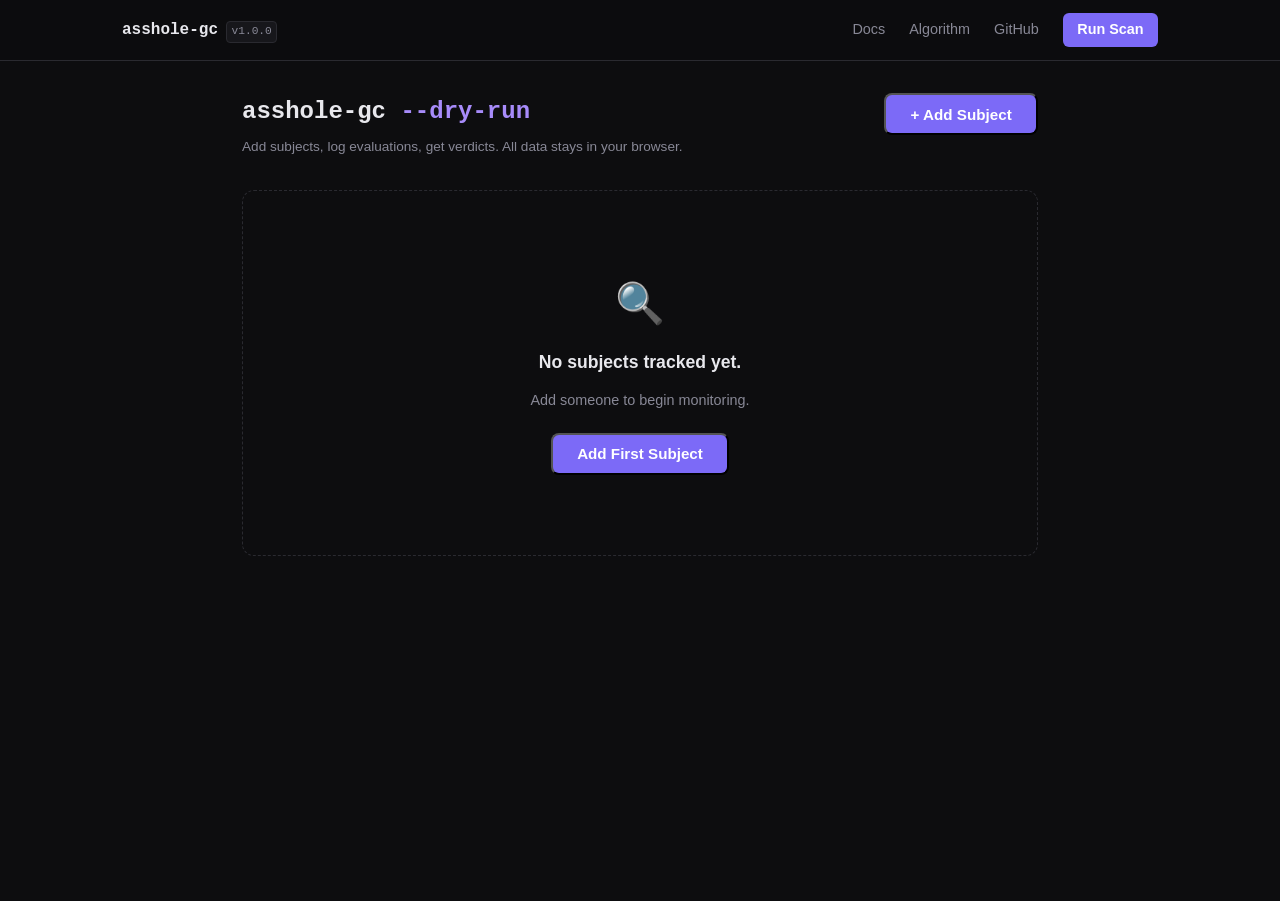
<file: docs/app.html>
<!DOCTYPE html>
<html lang="en">
<head>
  <meta charset="UTF-8">
  <meta name="viewport" content="width=device-width, initial-scale=1.0">
  <title>asshole-gc — Run Scan</title>
  <link rel="stylesheet" href="style.css">
  <link rel="stylesheet" href="app.css">
  <link rel="icon" href="favicon.svg" type="image/svg+xml">
</head>
<body>

  <header>
    <nav>
      <div class="logo"><a href="index.html" style="color:inherit;text-decoration:none"><span class="logo-cmd">asshole-gc</span></a><span class="logo-version">v1.0.0</span></div>
      <div class="nav-links">
        <a href="docs.html">Docs</a>
        <a href="algorithm.html">Algorithm</a>
        <a href="index.html#install">GitHub</a>
        <a href="app.html" class="btn-nav">Run Scan</a>
      </div>
    </nav>
  </header>

  <div class="app-shell">

    <!-- ── DASHBOARD ─────────────────────────────────────────── -->
    <div id="view-dashboard" class="view active">
      <div class="app-header">
        <div>
          <h1 class="app-title">asshole-gc <span class="app-title-cmd">--dry-run</span></h1>
          <p class="app-sub">Add subjects, log evaluations, get verdicts. All data stays in your browser.</p>
        </div>
        <button class="btn-primary" onclick="App.showAddSubject()">+ Add Subject</button>
      </div>

      <div id="subject-list-empty" class="empty-state">
        <div class="empty-icon">🔍</div>
        <h3>No subjects tracked yet.</h3>
        <p>Add someone to begin monitoring.</p>
        <button class="btn-primary" onclick="App.showAddSubject()">Add First Subject</button>
      </div>

      <div id="subject-list" class="subject-list" style="display:none"></div>

      <div id="results-panel" class="results-panel" style="display:none">
        <div class="results-header">
          <span class="results-title">Scan Results</span>
          <button class="run-btn" id="run-btn" onclick="App.executeRun()">
            <span class="run-btn-inner">asshole-gc --run</span>
          </button>
        </div>
        <div id="results-terminal" class="results-terminal"></div>
      </div>
    </div>

    <!-- ── ADD SUBJECT ───────────────────────────────────────── -->
    <div id="view-add-subject" class="view">
      <div class="form-header">
        <button class="back-btn" onclick="App.showDashboard()">← Back</button>
        <h2>Add Subject</h2>
      </div>
      <div class="form-card">
        <label class="form-label">Name or identifier</label>
        <input id="subject-name-input" class="form-input" type="text"
               placeholder="e.g. Dave (Engineering)"
               onkeydown="if(event.key==='Enter') App.addSubject()">
        <p class="form-hint">This stays in your browser. Use whatever you'd recognise.</p>
        <button class="btn-primary" onclick="App.addSubject()">Add & Evaluate →</button>
      </div>
    </div>

    <!-- ── EVALUATE ──────────────────────────────────────────── -->
    <div id="view-evaluate" class="view">
      <div class="form-header">
        <button class="back-btn" onclick="App.showDashboard()">← Back</button>
        <h2>Evaluate: <span id="eval-subject-name"></span></h2>
        <span class="eval-day-label">Day <span id="eval-day-num"></span></span>
      </div>

      <div class="eval-context-bar">
        <span class="ctx-label">Context (reduces signal weight):</span>
        <label class="ctx-option"><input type="checkbox" id="ctx-deadline"> Deadline week</label>
        <label class="ctx-option"><input type="checkbox" id="ctx-personal"> Personal crisis</label>
        <label class="ctx-option"><input type="checkbox" id="ctx-bereavement"> Bereavement</label>
      </div>

      <form id="eval-form" class="eval-form">
        <!-- Questions injected by JS -->
      </form>

      <div class="eval-actions">
        <button class="btn-secondary" onclick="App.showDashboard()">Cancel</button>
        <button class="btn-primary" onclick="App.submitEvaluation()">Log This Day →</button>
      </div>
    </div>

    <!-- ── SUBJECT DETAIL ────────────────────────────────────── -->
    <div id="view-detail" class="view">
      <div class="form-header">
        <button class="back-btn" onclick="App.showDashboard()">← Back</button>
        <h2 id="detail-name"></h2>
        <div id="detail-badge" class="verdict-badge"></div>
      </div>
      <div id="detail-body"></div>
    </div>

  </div>

  <!-- ── RUN MODAL ─────────────────────────────────────────── -->
  <div id="run-modal" class="modal-overlay" style="display:none" onclick="if(event.target===this)App.closeModal()">
    <div class="modal">
      <div class="modal-terminal">
        <div class="terminal-bar">
          <span class="dot red"></span><span class="dot yellow"></span><span class="dot green"></span>
          <span class="terminal-title">asshole-gc --run --grace-period</span>
        </div>
        <div id="modal-output" class="terminal-body modal-body"></div>
      </div>
      <button class="btn-primary modal-close" onclick="App.closeModal()">Done</button>
    </div>
  </div>

  <script src="app.js"></script>
</body>
</html>
</file>
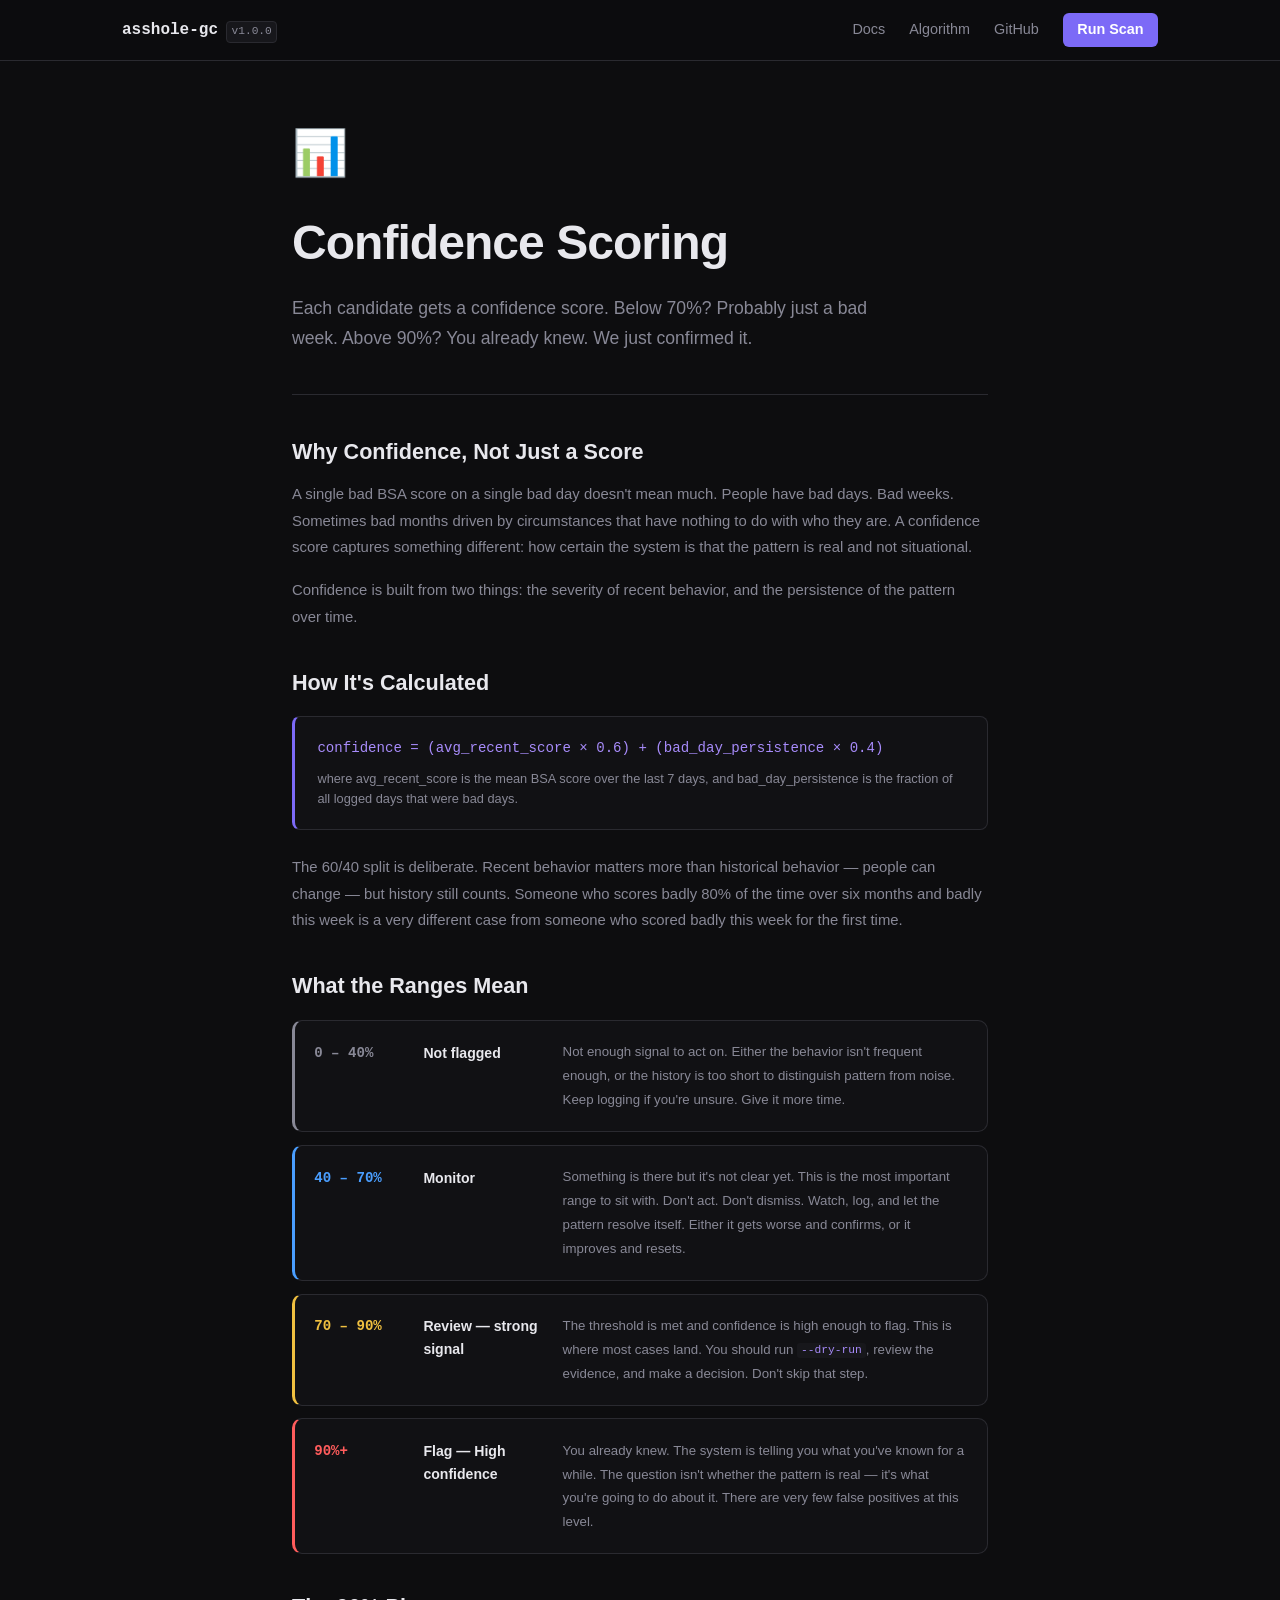
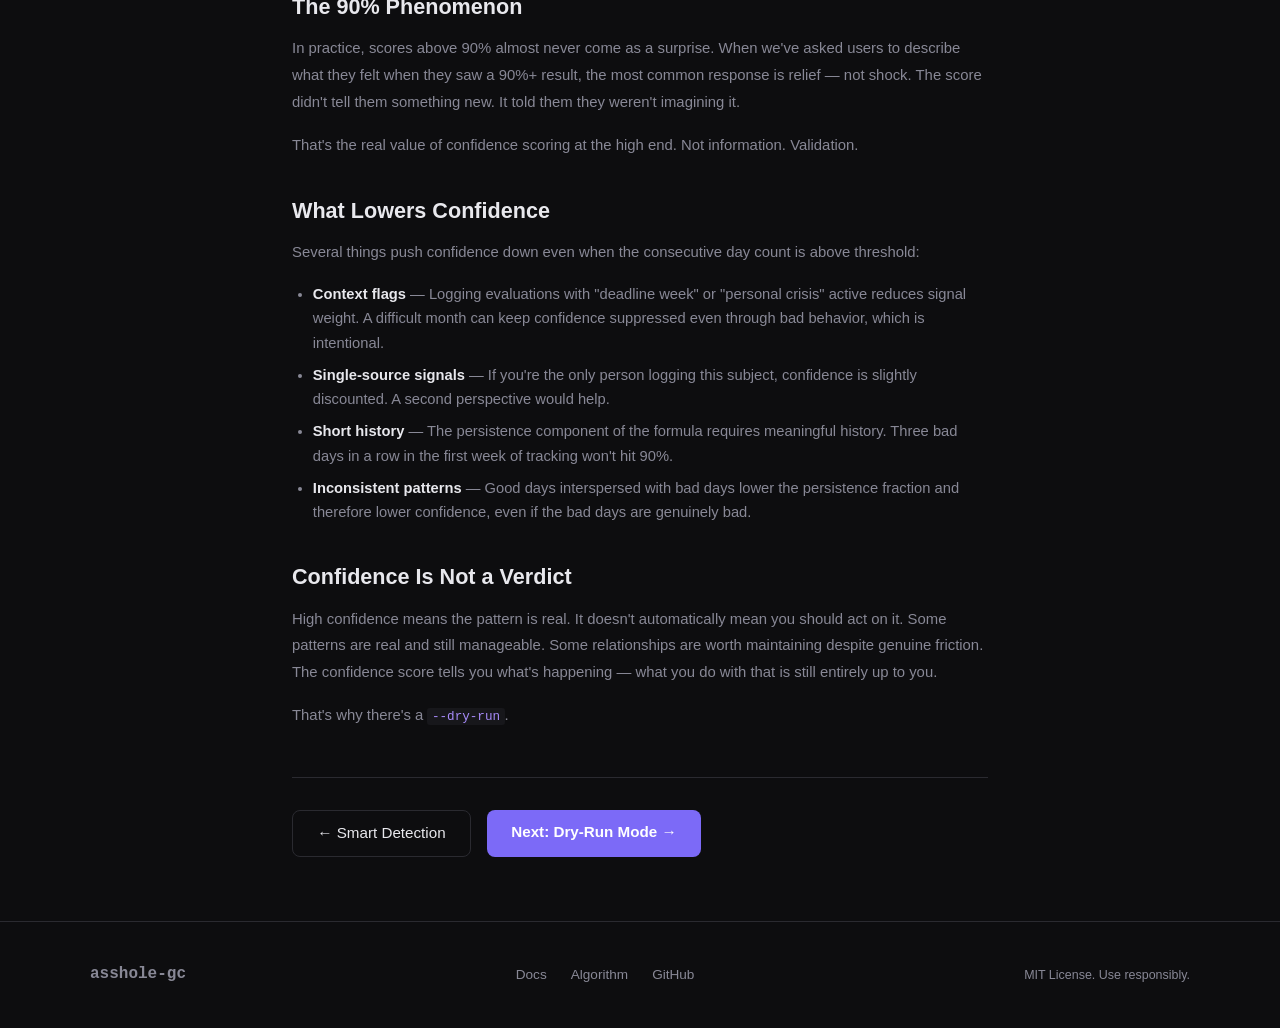
<file: docs/confidence.html>
<!DOCTYPE html>
<html lang="en">
<head>
  <meta charset="UTF-8">
  <meta name="viewport" content="width=device-width, initial-scale=1.0">
  <title>Confidence Scoring — asshole-gc</title>
  <link rel="stylesheet" href="style.css">
  <link rel="stylesheet" href="docs.css">
  <link rel="stylesheet" href="feature.css">
  <link rel="icon" href="favicon.svg" type="image/svg+xml">
</head>
<body>
  <header>
    <nav>
      <div class="logo"><a href="index.html" style="color:inherit;text-decoration:none"><span class="logo-cmd">asshole-gc</span></a><span class="logo-version">v1.0.0</span></div>
      <div class="nav-links">
        <a href="docs.html">Docs</a>
        <a href="algorithm.html">Algorithm</a>
        <a href="https://github.com/garrick99/asshole-gc" target="_blank">GitHub</a>
        <a href="app.html" class="btn-nav">Run Scan</a>
      </div>
    </nav>
  </header>

  <div class="feature-page">
    <div class="feature-hero">
      <div class="feature-icon-lg">📊</div>
      <h1>Confidence Scoring</h1>
      <p class="feature-lead">Each candidate gets a confidence score. Below 70%? Probably just a bad week. Above 90%? You already knew. We just confirmed it.</p>
    </div>

    <div class="feature-body">

      <h2>Why Confidence, Not Just a Score</h2>
      <p>A single bad BSA score on a single bad day doesn't mean much. People have bad days. Bad weeks. Sometimes bad months driven by circumstances that have nothing to do with who they are. A confidence score captures something different: how certain the system is that the pattern is real and not situational.</p>
      <p>Confidence is built from two things: the severity of recent behavior, and the persistence of the pattern over time.</p>

      <h2>How It's Calculated</h2>
      <div class="formula-block">
        <div class="formula">confidence = (avg_recent_score × 0.6) + (bad_day_persistence × 0.4)</div>
        <div class="formula-note">where avg_recent_score is the mean BSA score over the last 7 days, and bad_day_persistence is the fraction of all logged days that were bad days.</div>
      </div>

      <p>The 60/40 split is deliberate. Recent behavior matters more than historical behavior — people can change — but history still counts. Someone who scores badly 80% of the time over six months and badly this week is a very different case from someone who scored badly this week for the first time.</p>

      <h2>What the Ranges Mean</h2>

      <div class="range-blocks">
        <div class="range-block range-low">
          <div class="range-pct">0 – 40%</div>
          <div class="range-label">Not flagged</div>
          <p>Not enough signal to act on. Either the behavior isn't frequent enough, or the history is too short to distinguish pattern from noise. Keep logging if you're unsure. Give it more time.</p>
        </div>
        <div class="range-block range-mid">
          <div class="range-pct">40 – 70%</div>
          <div class="range-label">Monitor</div>
          <p>Something is there but it's not clear yet. This is the most important range to sit with. Don't act. Don't dismiss. Watch, log, and let the pattern resolve itself. Either it gets worse and confirms, or it improves and resets.</p>
        </div>
        <div class="range-block range-review">
          <div class="range-pct">70 – 90%</div>
          <div class="range-label">Review — strong signal</div>
          <p>The threshold is met and confidence is high enough to flag. This is where most cases land. You should run <code>--dry-run</code>, review the evidence, and make a decision. Don't skip that step.</p>
        </div>
        <div class="range-block range-high">
          <div class="range-pct">90%+</div>
          <div class="range-label">Flag — High confidence</div>
          <p>You already knew. The system is telling you what you've known for a while. The question isn't whether the pattern is real — it's what you're going to do about it. There are very few false positives at this level.</p>
        </div>
      </div>

      <h2>The 90% Phenomenon</h2>
      <p>In practice, scores above 90% almost never come as a surprise. When we've asked users to describe what they felt when they saw a 90%+ result, the most common response is relief — not shock. The score didn't tell them something new. It told them they weren't imagining it.</p>
      <p>That's the real value of confidence scoring at the high end. Not information. Validation.</p>

      <h2>What Lowers Confidence</h2>
      <p>Several things push confidence down even when the consecutive day count is above threshold:</p>
      <ul class="feature-list">
        <li><strong>Context flags</strong> — Logging evaluations with "deadline week" or "personal crisis" active reduces signal weight. A difficult month can keep confidence suppressed even through bad behavior, which is intentional.</li>
        <li><strong>Single-source signals</strong> — If you're the only person logging this subject, confidence is slightly discounted. A second perspective would help.</li>
        <li><strong>Short history</strong> — The persistence component of the formula requires meaningful history. Three bad days in a row in the first week of tracking won't hit 90%.</li>
        <li><strong>Inconsistent patterns</strong> — Good days interspersed with bad days lower the persistence fraction and therefore lower confidence, even if the bad days are genuinely bad.</li>
      </ul>

      <h2>Confidence Is Not a Verdict</h2>
      <p>High confidence means the pattern is real. It doesn't automatically mean you should act on it. Some patterns are real and still manageable. Some relationships are worth maintaining despite genuine friction. The confidence score tells you what's happening — what you do with that is still entirely up to you.</p>
      <p>That's why there's a <code>--dry-run</code>.</p>

      <div class="feature-nav">
        <a href="detection.html" class="btn-secondary">← Smart Detection</a>
        <a href="dry-run.html" class="btn-primary">Next: Dry-Run Mode →</a>
      </div>

    </div>
  </div>

  <footer>
    <div class="footer-inner">
      <div class="footer-logo">asshole-gc</div>
      <div class="footer-links">
        <a href="docs.html">Docs</a>
        <a href="algorithm.html">Algorithm</a>
        <a href="https://github.com/garrick99/asshole-gc">GitHub</a>
      </div>
      <div class="footer-copy">MIT License. Use responsibly.</div>
    </div>
  </footer>
</body>
</html>
</file>
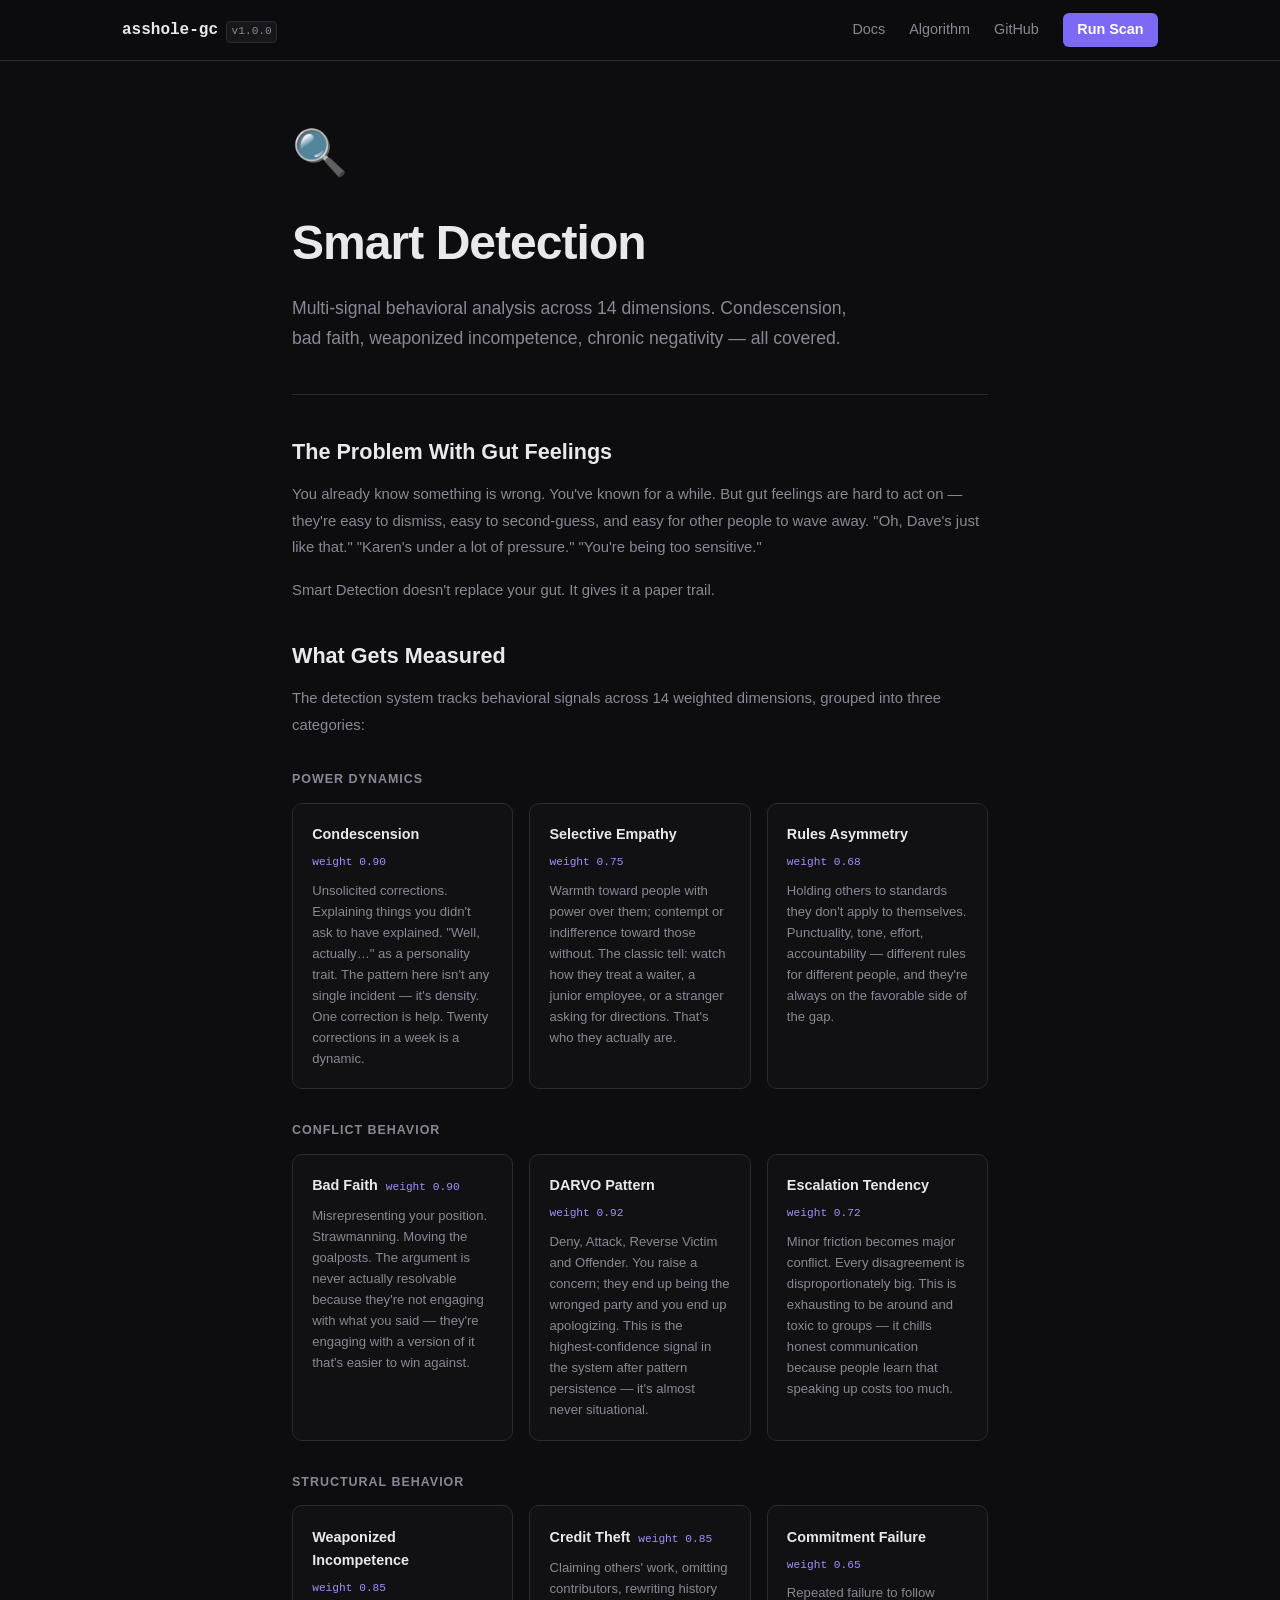
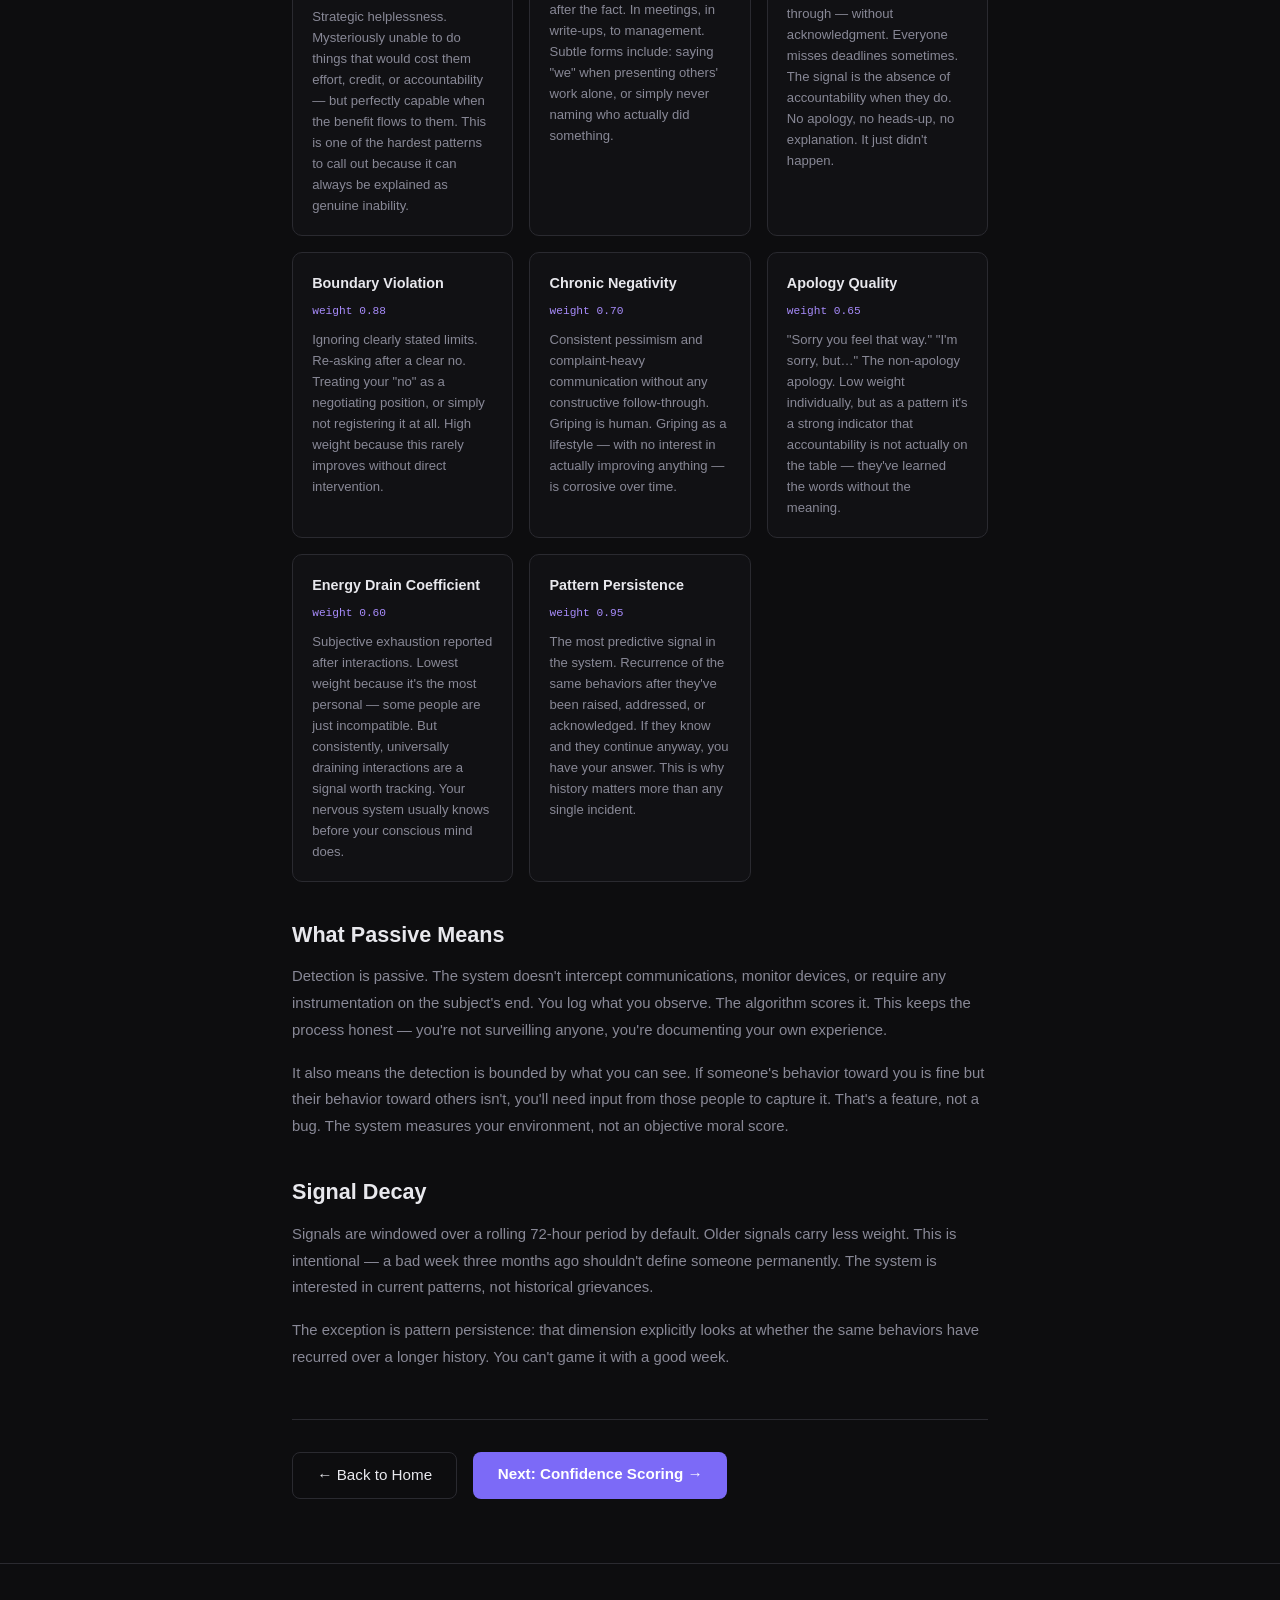
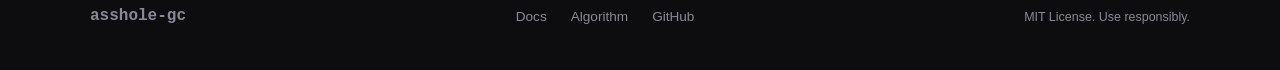
<file: docs/detection.html>
<!DOCTYPE html>
<html lang="en">
<head>
  <meta charset="UTF-8">
  <meta name="viewport" content="width=device-width, initial-scale=1.0">
  <title>Smart Detection — asshole-gc</title>
  <link rel="stylesheet" href="style.css">
  <link rel="stylesheet" href="docs.css">
  <link rel="stylesheet" href="feature.css">
  <link rel="icon" href="favicon.svg" type="image/svg+xml">
</head>
<body>
  <header>
    <nav>
      <div class="logo"><a href="index.html" style="color:inherit;text-decoration:none"><span class="logo-cmd">asshole-gc</span></a><span class="logo-version">v1.0.0</span></div>
      <div class="nav-links">
        <a href="docs.html">Docs</a>
        <a href="algorithm.html">Algorithm</a>
        <a href="https://github.com/garrick99/asshole-gc" target="_blank">GitHub</a>
        <a href="app.html" class="btn-nav">Run Scan</a>
      </div>
    </nav>
  </header>

  <div class="feature-page">
    <div class="feature-hero">
      <div class="feature-icon-lg">🔍</div>
      <h1>Smart Detection</h1>
      <p class="feature-lead">Multi-signal behavioral analysis across 14 dimensions. Condescension, bad faith, weaponized incompetence, chronic negativity — all covered.</p>
    </div>

    <div class="feature-body">

      <h2>The Problem With Gut Feelings</h2>
      <p>You already know something is wrong. You've known for a while. But gut feelings are hard to act on — they're easy to dismiss, easy to second-guess, and easy for other people to wave away. "Oh, Dave's just like that." "Karen's under a lot of pressure." "You're being too sensitive."</p>
      <p>Smart Detection doesn't replace your gut. It gives it a paper trail.</p>

      <h2>What Gets Measured</h2>
      <p>The detection system tracks behavioral signals across 14 weighted dimensions, grouped into three categories:</p>

      <h3>Power dynamics</h3>
      <div class="dim-cards">
        <div class="dim-card">
          <div class="dim-name">Condescension <span class="dim-weight">weight 0.90</span></div>
          <p>Unsolicited corrections. Explaining things you didn't ask to have explained. "Well, actually…" as a personality trait. The pattern here isn't any single incident — it's density. One correction is help. Twenty corrections in a week is a dynamic.</p>
        </div>
        <div class="dim-card">
          <div class="dim-name">Selective Empathy <span class="dim-weight">weight 0.75</span></div>
          <p>Warmth toward people with power over them; contempt or indifference toward those without. The classic tell: watch how they treat a waiter, a junior employee, or a stranger asking for directions. That's who they actually are.</p>
        </div>
        <div class="dim-card">
          <div class="dim-name">Rules Asymmetry <span class="dim-weight">weight 0.68</span></div>
          <p>Holding others to standards they don't apply to themselves. Punctuality, tone, effort, accountability — different rules for different people, and they're always on the favorable side of the gap.</p>
        </div>
      </div>

      <h3>Conflict behavior</h3>
      <div class="dim-cards">
        <div class="dim-card">
          <div class="dim-name">Bad Faith <span class="dim-weight">weight 0.90</span></div>
          <p>Misrepresenting your position. Strawmanning. Moving the goalposts. The argument is never actually resolvable because they're not engaging with what you said — they're engaging with a version of it that's easier to win against.</p>
        </div>
        <div class="dim-card">
          <div class="dim-name">DARVO Pattern <span class="dim-weight">weight 0.92</span></div>
          <p>Deny, Attack, Reverse Victim and Offender. You raise a concern; they end up being the wronged party and you end up apologizing. This is the highest-confidence signal in the system after pattern persistence — it's almost never situational.</p>
        </div>
        <div class="dim-card">
          <div class="dim-name">Escalation Tendency <span class="dim-weight">weight 0.72</span></div>
          <p>Minor friction becomes major conflict. Every disagreement is disproportionately big. This is exhausting to be around and toxic to groups — it chills honest communication because people learn that speaking up costs too much.</p>
        </div>
      </div>

      <h3>Structural behavior</h3>
      <div class="dim-cards">
        <div class="dim-card">
          <div class="dim-name">Weaponized Incompetence <span class="dim-weight">weight 0.85</span></div>
          <p>Strategic helplessness. Mysteriously unable to do things that would cost them effort, credit, or accountability — but perfectly capable when the benefit flows to them. This is one of the hardest patterns to call out because it can always be explained as genuine inability.</p>
        </div>
        <div class="dim-card">
          <div class="dim-name">Credit Theft <span class="dim-weight">weight 0.85</span></div>
          <p>Claiming others' work, omitting contributors, rewriting history after the fact. In meetings, in write-ups, to management. Subtle forms include: saying "we" when presenting others' work alone, or simply never naming who actually did something.</p>
        </div>
        <div class="dim-card">
          <div class="dim-name">Commitment Failure <span class="dim-weight">weight 0.65</span></div>
          <p>Repeated failure to follow through — without acknowledgment. Everyone misses deadlines sometimes. The signal is the absence of accountability when they do. No apology, no heads-up, no explanation. It just didn't happen.</p>
        </div>
        <div class="dim-card">
          <div class="dim-name">Boundary Violation <span class="dim-weight">weight 0.88</span></div>
          <p>Ignoring clearly stated limits. Re-asking after a clear no. Treating your "no" as a negotiating position, or simply not registering it at all. High weight because this rarely improves without direct intervention.</p>
        </div>
        <div class="dim-card">
          <div class="dim-name">Chronic Negativity <span class="dim-weight">weight 0.70</span></div>
          <p>Consistent pessimism and complaint-heavy communication without any constructive follow-through. Griping is human. Griping as a lifestyle — with no interest in actually improving anything — is corrosive over time.</p>
        </div>
        <div class="dim-card">
          <div class="dim-name">Apology Quality <span class="dim-weight">weight 0.65</span></div>
          <p>"Sorry you feel that way." "I'm sorry, but…" The non-apology apology. Low weight individually, but as a pattern it's a strong indicator that accountability is not actually on the table — they've learned the words without the meaning.</p>
        </div>
        <div class="dim-card">
          <div class="dim-name">Energy Drain Coefficient <span class="dim-weight">weight 0.60</span></div>
          <p>Subjective exhaustion reported after interactions. Lowest weight because it's the most personal — some people are just incompatible. But consistently, universally draining interactions are a signal worth tracking. Your nervous system usually knows before your conscious mind does.</p>
        </div>
        <div class="dim-card">
          <div class="dim-name">Pattern Persistence <span class="dim-weight">weight 0.95</span></div>
          <p>The most predictive signal in the system. Recurrence of the same behaviors after they've been raised, addressed, or acknowledged. If they know and they continue anyway, you have your answer. This is why history matters more than any single incident.</p>
        </div>
      </div>

      <h2>What Passive Means</h2>
      <p>Detection is passive. The system doesn't intercept communications, monitor devices, or require any instrumentation on the subject's end. You log what you observe. The algorithm scores it. This keeps the process honest — you're not surveilling anyone, you're documenting your own experience.</p>
      <p>It also means the detection is bounded by what you can see. If someone's behavior toward you is fine but their behavior toward others isn't, you'll need input from those people to capture it. That's a feature, not a bug. The system measures your environment, not an objective moral score.</p>

      <h2>Signal Decay</h2>
      <p>Signals are windowed over a rolling 72-hour period by default. Older signals carry less weight. This is intentional — a bad week three months ago shouldn't define someone permanently. The system is interested in current patterns, not historical grievances.</p>
      <p>The exception is pattern persistence: that dimension explicitly looks at whether the same behaviors have recurred over a longer history. You can't game it with a good week.</p>

      <div class="feature-nav">
        <a href="index.html" class="btn-secondary">← Back to Home</a>
        <a href="confidence.html" class="btn-primary">Next: Confidence Scoring →</a>
      </div>

    </div>
  </div>

  <footer>
    <div class="footer-inner">
      <div class="footer-logo">asshole-gc</div>
      <div class="footer-links">
        <a href="docs.html">Docs</a>
        <a href="algorithm.html">Algorithm</a>
        <a href="https://github.com/garrick99/asshole-gc">GitHub</a>
      </div>
      <div class="footer-copy">MIT License. Use responsibly.</div>
    </div>
  </footer>
</body>
</html>
</file>
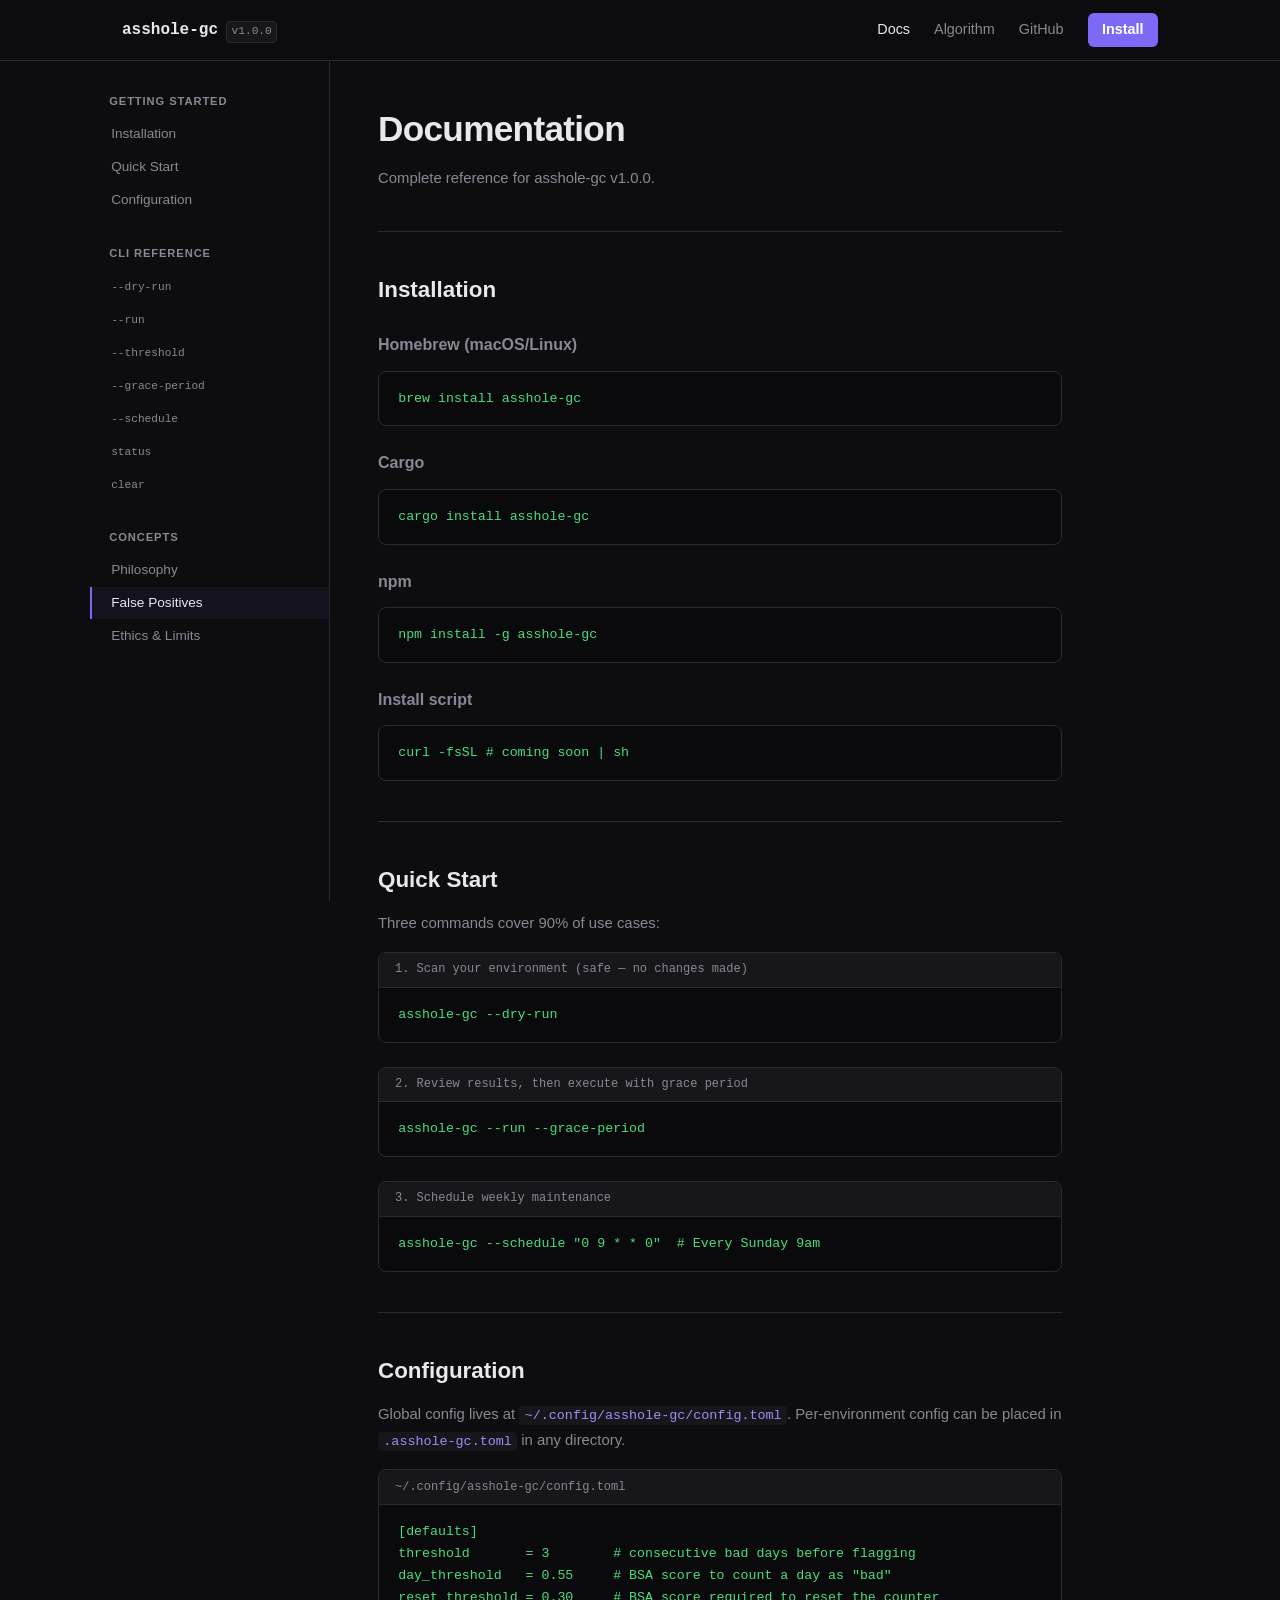
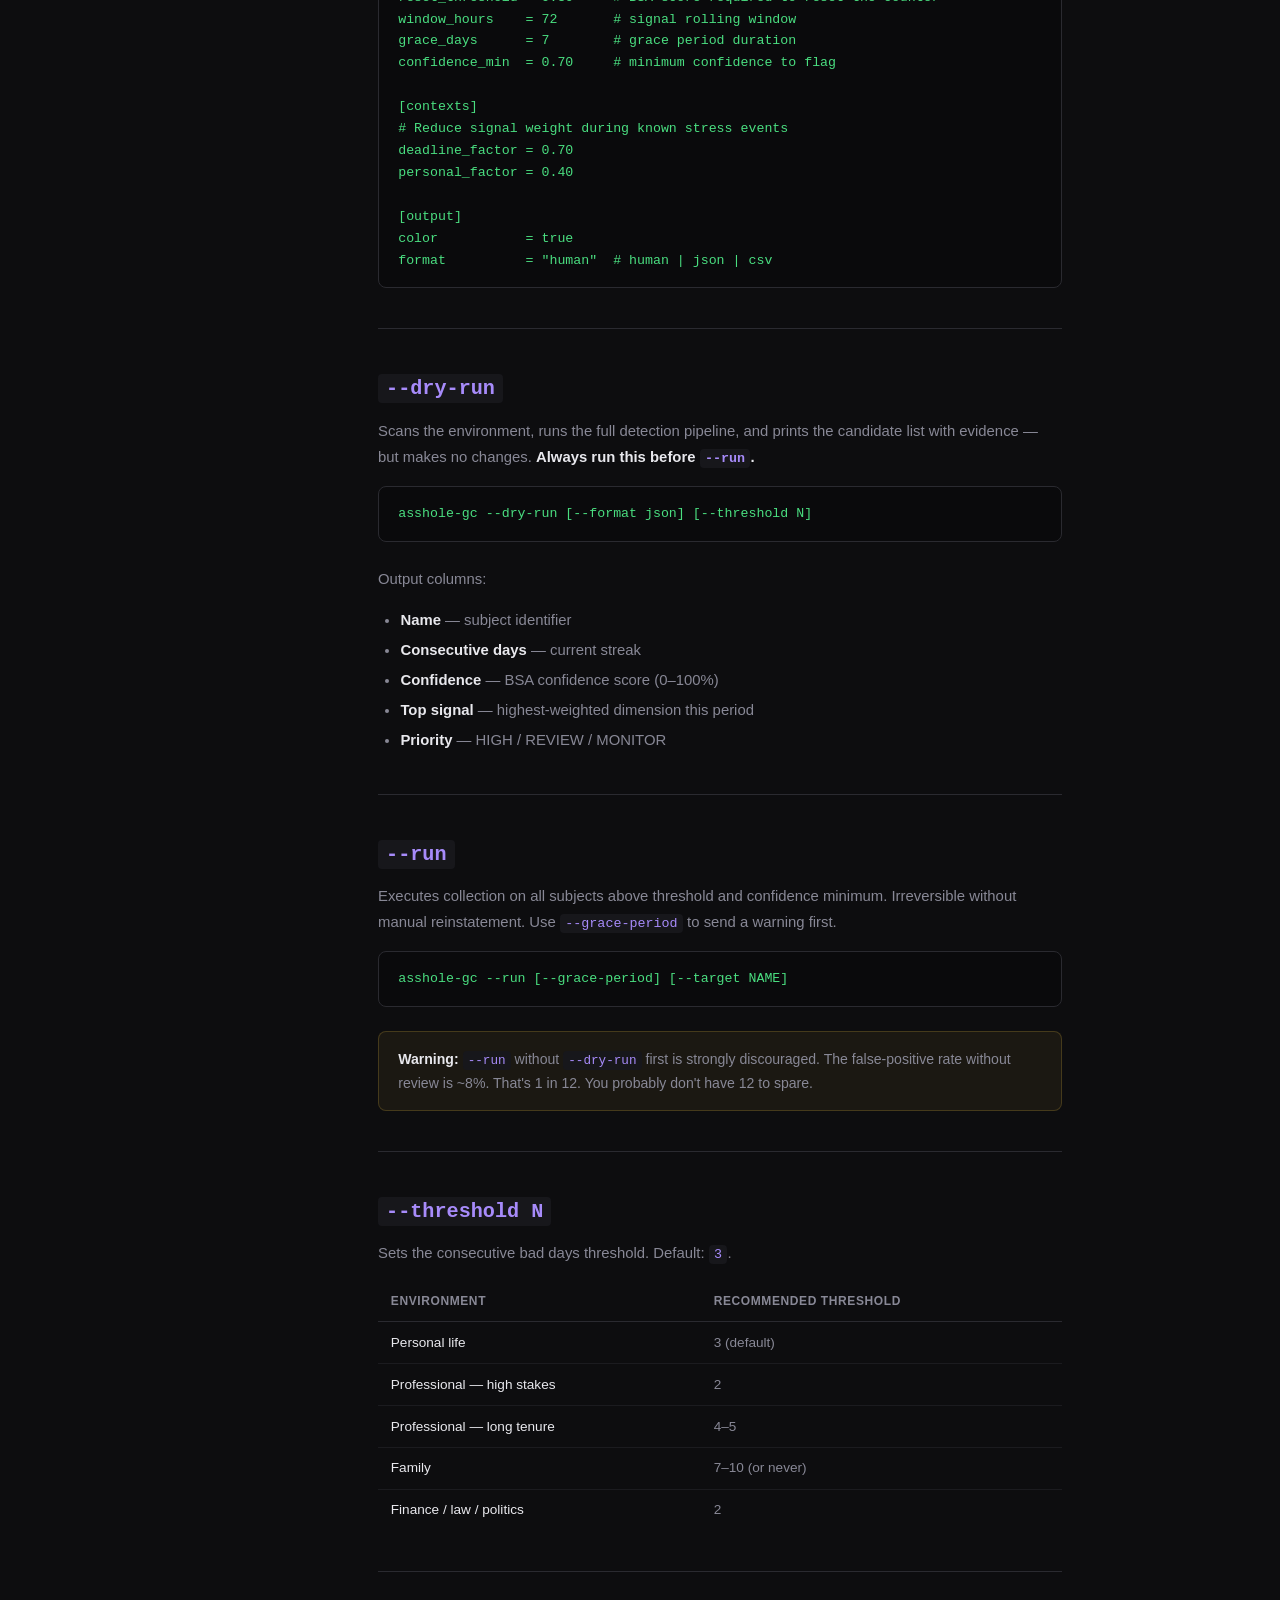
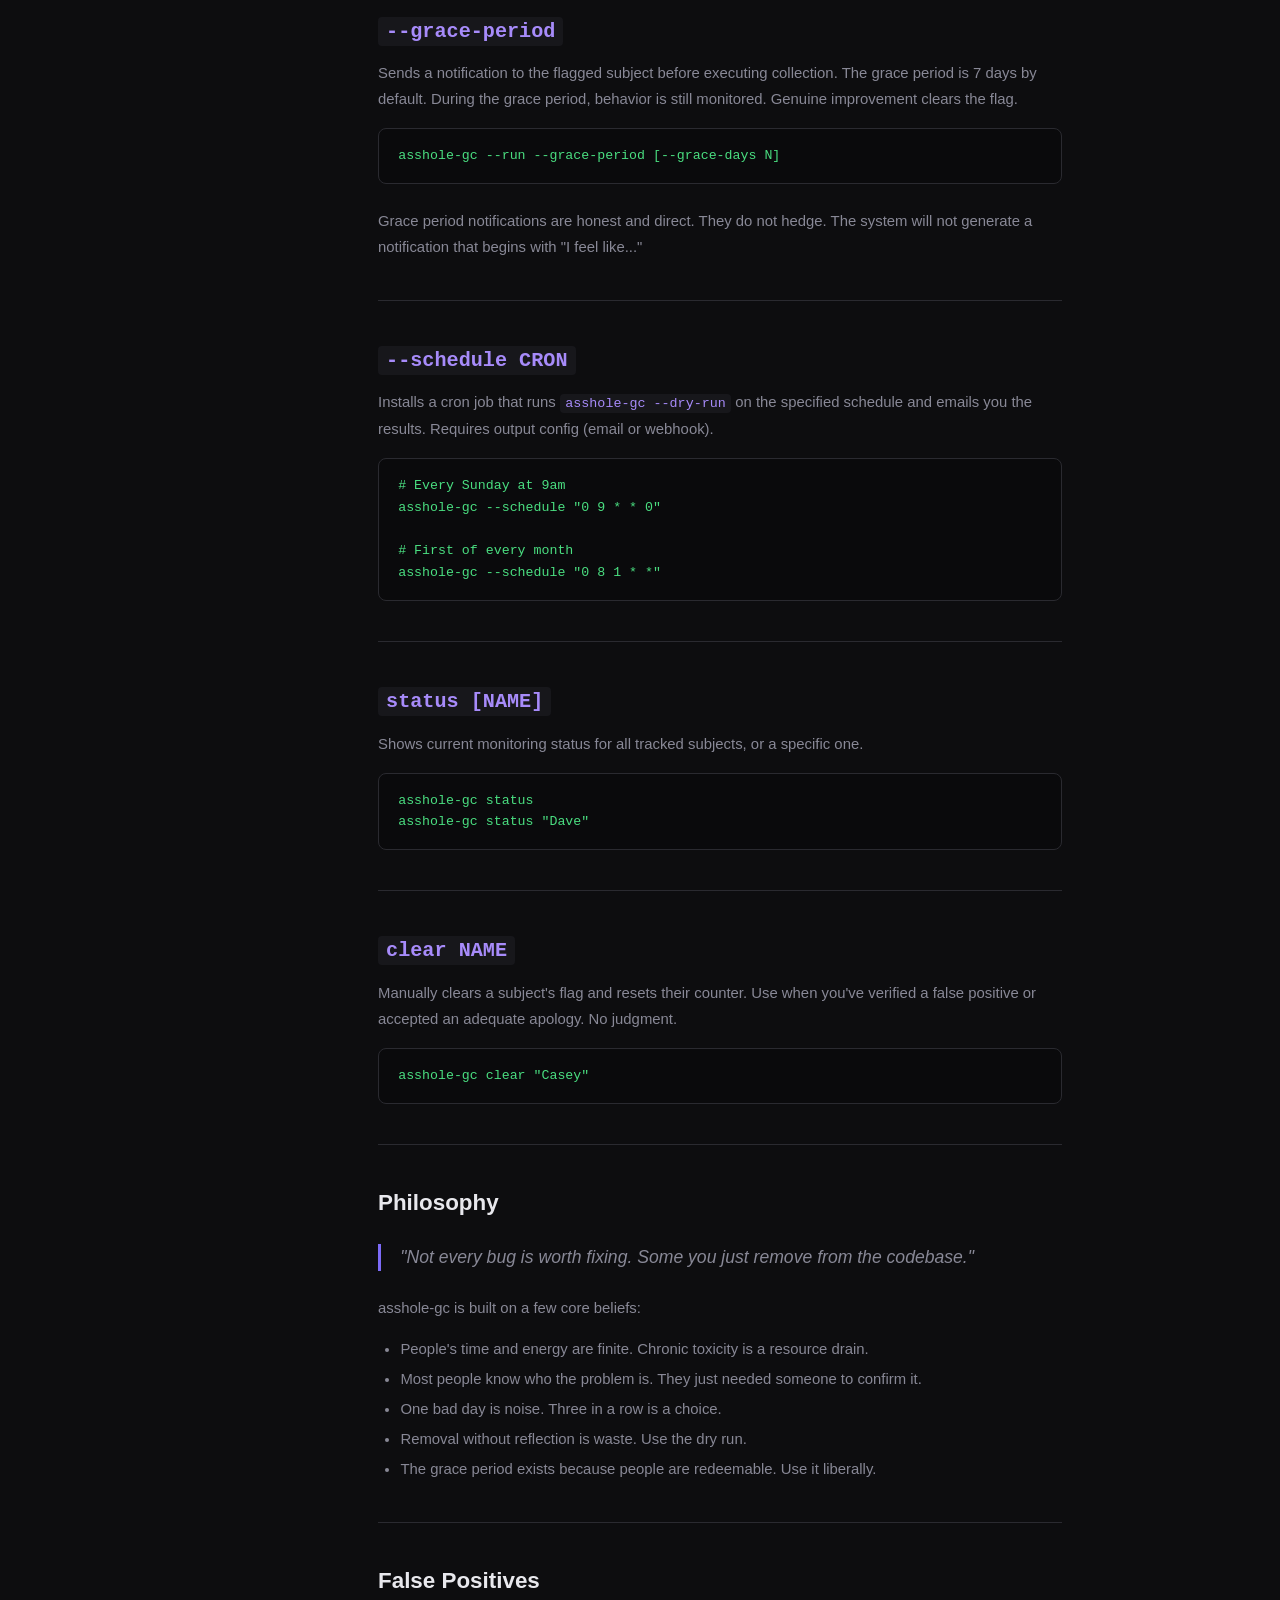
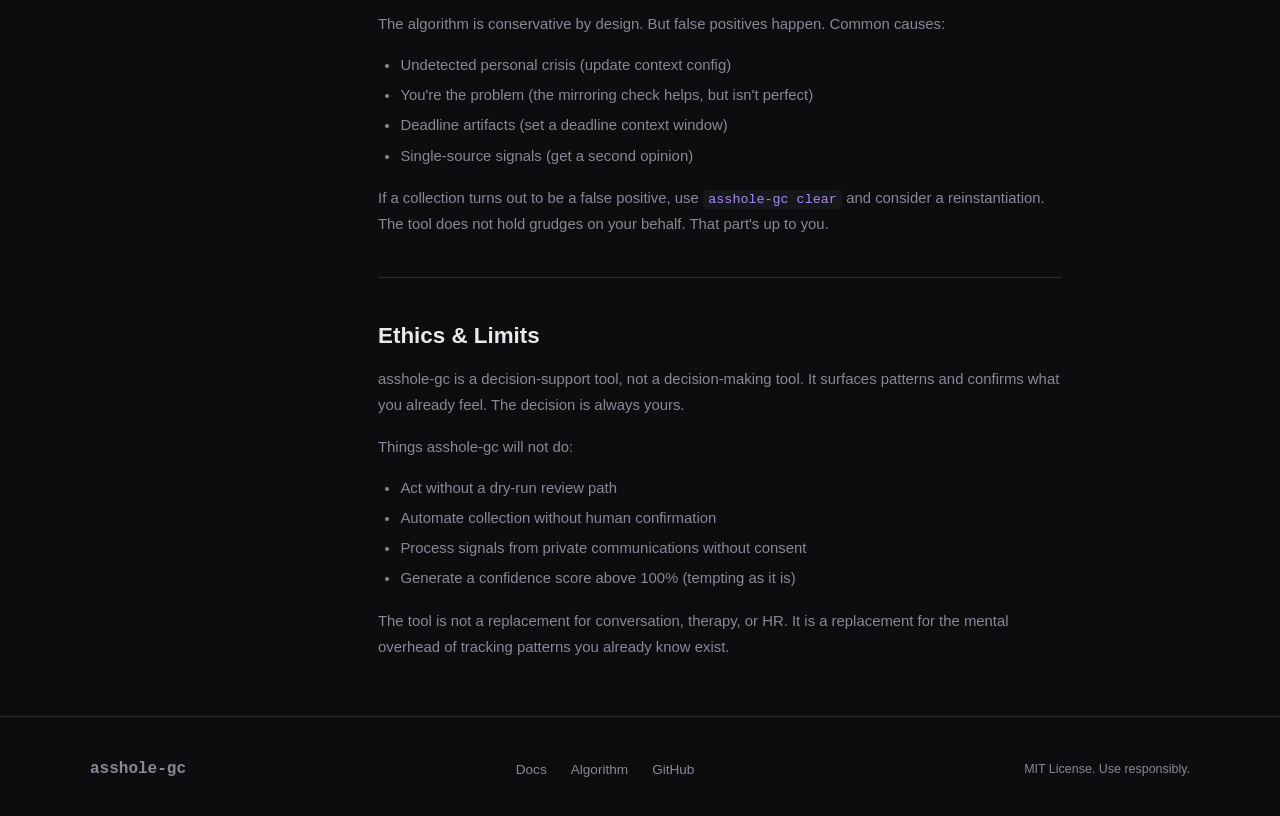
<file: docs/docs.html>
<!DOCTYPE html>
<html lang="en">
<head>
  <meta charset="UTF-8">
  <meta name="viewport" content="width=device-width, initial-scale=1.0">
  <title>Documentation — asshole-gc</title>
  <link rel="stylesheet" href="style.css">
  <link rel="stylesheet" href="docs.css">
  <link rel="icon" href="favicon.svg" type="image/svg+xml">
</head>
<body>

  <header>
    <nav>
      <div class="logo"><a href="index.html" style="color:inherit;text-decoration:none"><span class="logo-cmd">asshole-gc</span></a><span class="logo-version">v1.0.0</span></div>
      <div class="nav-links">
        <a href="docs.html" style="color:var(--text)">Docs</a>
        <a href="algorithm.html">Algorithm</a>
        <a href="https://github.com/garrick99/asshole-gc" target="_blank">GitHub</a>
        <a href="index.html#install" class="btn-nav">Install</a>
      </div>
    </nav>
  </header>

  <div class="docs-layout">
    <aside class="sidebar">
      <div class="sidebar-section">
        <div class="sidebar-label">Getting Started</div>
        <a href="#install" class="sidebar-link active">Installation</a>
        <a href="#quickstart" class="sidebar-link">Quick Start</a>
        <a href="#config" class="sidebar-link">Configuration</a>
      </div>
      <div class="sidebar-section">
        <div class="sidebar-label">CLI Reference</div>
        <a href="#dry-run" class="sidebar-link"><code>--dry-run</code></a>
        <a href="#run" class="sidebar-link"><code>--run</code></a>
        <a href="#threshold" class="sidebar-link"><code>--threshold</code></a>
        <a href="#grace-period" class="sidebar-link"><code>--grace-period</code></a>
        <a href="#schedule" class="sidebar-link"><code>--schedule</code></a>
        <a href="#status" class="sidebar-link"><code>status</code></a>
        <a href="#clear" class="sidebar-link"><code>clear</code></a>
      </div>
      <div class="sidebar-section">
        <div class="sidebar-label">Concepts</div>
        <a href="#philosophy" class="sidebar-link">Philosophy</a>
        <a href="#false-positives" class="sidebar-link">False Positives</a>
        <a href="#ethics" class="sidebar-link">Ethics & Limits</a>
      </div>
    </aside>

    <main class="docs-content">

      <h1>Documentation</h1>
      <p class="doc-lead">Complete reference for asshole-gc v1.0.0.</p>

      <hr class="doc-divider">

      <h2 id="install">Installation</h2>

      <h3>Homebrew (macOS/Linux)</h3>
      <div class="code-snippet">
        <pre><code>brew install asshole-gc</code></pre>
      </div>

      <h3>Cargo</h3>
      <div class="code-snippet">
        <pre><code>cargo install asshole-gc</code></pre>
      </div>

      <h3>npm</h3>
      <div class="code-snippet">
        <pre><code>npm install -g asshole-gc</code></pre>
      </div>

      <h3>Install script</h3>
      <div class="code-snippet">
        <pre><code>curl -fsSL # coming soon | sh</code></pre>
      </div>

      <hr class="doc-divider">

      <h2 id="quickstart">Quick Start</h2>
      <p>Three commands cover 90% of use cases:</p>

      <div class="code-snippet">
        <div class="snippet-header">1. Scan your environment (safe — no changes made)</div>
        <pre><code>asshole-gc --dry-run</code></pre>
      </div>

      <div class="code-snippet">
        <div class="snippet-header">2. Review results, then execute with grace period</div>
        <pre><code>asshole-gc --run --grace-period</code></pre>
      </div>

      <div class="code-snippet">
        <div class="snippet-header">3. Schedule weekly maintenance</div>
        <pre><code>asshole-gc --schedule "0 9 * * 0"  # Every Sunday 9am</code></pre>
      </div>

      <hr class="doc-divider">

      <h2 id="config">Configuration</h2>
      <p>
        Global config lives at <code>~/.config/asshole-gc/config.toml</code>.
        Per-environment config can be placed in <code>.asshole-gc.toml</code>
        in any directory.
      </p>

      <div class="code-snippet">
        <div class="snippet-header">~/.config/asshole-gc/config.toml</div>
        <pre><code>[defaults]
threshold       = 3        # consecutive bad days before flagging
day_threshold   = 0.55     # BSA score to count a day as "bad"
reset_threshold = 0.30     # BSA score required to reset the counter
window_hours    = 72       # signal rolling window
grace_days      = 7        # grace period duration
confidence_min  = 0.70     # minimum confidence to flag

[contexts]
# Reduce signal weight during known stress events
deadline_factor = 0.70
personal_factor = 0.40

[output]
color           = true
format          = "human"  # human | json | csv</code></pre>
      </div>

      <hr class="doc-divider">

      <h2 id="dry-run"><code>--dry-run</code></h2>
      <p>
        Scans the environment, runs the full detection pipeline, and prints
        the candidate list with evidence — but makes no changes.
        <strong>Always run this before <code>--run</code>.</strong>
      </p>

      <div class="code-snippet">
        <pre><code>asshole-gc --dry-run [--format json] [--threshold N]</code></pre>
      </div>

      <p>Output columns:</p>
      <ul class="doc-list">
        <li><strong>Name</strong> — subject identifier</li>
        <li><strong>Consecutive days</strong> — current streak</li>
        <li><strong>Confidence</strong> — BSA confidence score (0–100%)</li>
        <li><strong>Top signal</strong> — highest-weighted dimension this period</li>
        <li><strong>Priority</strong> — HIGH / REVIEW / MONITOR</li>
      </ul>

      <hr class="doc-divider">

      <h2 id="run"><code>--run</code></h2>
      <p>
        Executes collection on all subjects above threshold and confidence minimum.
        Irreversible without manual reinstatement.
        Use <code>--grace-period</code> to send a warning first.
      </p>

      <div class="code-snippet">
        <pre><code>asshole-gc --run [--grace-period] [--target NAME]</code></pre>
      </div>

      <div class="callout warning">
        <strong>Warning:</strong> <code>--run</code> without <code>--dry-run</code> first
        is strongly discouraged. The false-positive rate without review is ~8%.
        That's 1 in 12. You probably don't have 12 to spare.
      </div>

      <hr class="doc-divider">

      <h2 id="threshold"><code>--threshold N</code></h2>
      <p>
        Sets the consecutive bad days threshold. Default: <code>3</code>.
      </p>

      <table class="doc-table">
        <thead><tr><th>Environment</th><th>Recommended threshold</th></tr></thead>
        <tbody>
          <tr><td>Personal life</td><td>3 (default)</td></tr>
          <tr><td>Professional — high stakes</td><td>2</td></tr>
          <tr><td>Professional — long tenure</td><td>4–5</td></tr>
          <tr><td>Family</td><td>7–10 (or never)</td></tr>
          <tr><td>Finance / law / politics</td><td>2</td></tr>
        </tbody>
      </table>

      <hr class="doc-divider">

      <h2 id="grace-period"><code>--grace-period</code></h2>
      <p>
        Sends a notification to the flagged subject before executing collection.
        The grace period is 7 days by default. During the grace period, behavior
        is still monitored. Genuine improvement clears the flag.
      </p>

      <div class="code-snippet">
        <pre><code>asshole-gc --run --grace-period [--grace-days N]</code></pre>
      </div>

      <p>
        Grace period notifications are honest and direct. They do not hedge.
        The system will not generate a notification that begins with "I feel like..."
      </p>

      <hr class="doc-divider">

      <h2 id="schedule"><code>--schedule CRON</code></h2>
      <p>
        Installs a cron job that runs <code>asshole-gc --dry-run</code> on the specified
        schedule and emails you the results. Requires output config (email or webhook).
      </p>

      <div class="code-snippet">
        <pre><code># Every Sunday at 9am
asshole-gc --schedule "0 9 * * 0"

# First of every month
asshole-gc --schedule "0 8 1 * *"</code></pre>
      </div>

      <hr class="doc-divider">

      <h2 id="status"><code>status [NAME]</code></h2>
      <p>
        Shows current monitoring status for all tracked subjects, or a specific one.
      </p>

      <div class="code-snippet">
        <pre><code>asshole-gc status
asshole-gc status "Dave"</code></pre>
      </div>

      <hr class="doc-divider">

      <h2 id="clear"><code>clear NAME</code></h2>
      <p>
        Manually clears a subject's flag and resets their counter.
        Use when you've verified a false positive or accepted an adequate apology.
        No judgment.
      </p>

      <div class="code-snippet">
        <pre><code>asshole-gc clear "Casey"</code></pre>
      </div>

      <hr class="doc-divider">

      <h2 id="philosophy">Philosophy</h2>
      <blockquote style="font-size:1.1rem; border-left: 3px solid var(--accent); padding-left: 1.2rem; color: var(--sub); margin: 1.5rem 0;">
        "Not every bug is worth fixing. Some you just remove from the codebase."
      </blockquote>

      <p>
        asshole-gc is built on a few core beliefs:
      </p>
      <ul class="doc-list">
        <li>People's time and energy are finite. Chronic toxicity is a resource drain.</li>
        <li>Most people know who the problem is. They just needed someone to confirm it.</li>
        <li>One bad day is noise. Three in a row is a choice.</li>
        <li>Removal without reflection is waste. Use the dry run.</li>
        <li>The grace period exists because people are redeemable. Use it liberally.</li>
      </ul>

      <hr class="doc-divider">

      <h2 id="false-positives">False Positives</h2>
      <p>
        The algorithm is conservative by design. But false positives happen.
        Common causes:
      </p>
      <ul class="doc-list">
        <li>Undetected personal crisis (update context config)</li>
        <li>You're the problem (the mirroring check helps, but isn't perfect)</li>
        <li>Deadline artifacts (set a deadline context window)</li>
        <li>Single-source signals (get a second opinion)</li>
      </ul>
      <p>
        If a collection turns out to be a false positive, use <code>asshole-gc clear</code>
        and consider a reinstantiation. The tool does not hold grudges on your behalf.
        That part's up to you.
      </p>

      <hr class="doc-divider">

      <h2 id="ethics">Ethics & Limits</h2>
      <p>
        asshole-gc is a decision-support tool, not a decision-making tool.
        It surfaces patterns and confirms what you already feel. The decision
        is always yours.
      </p>
      <p>
        Things asshole-gc will not do:
      </p>
      <ul class="doc-list">
        <li>Act without a dry-run review path</li>
        <li>Automate collection without human confirmation</li>
        <li>Process signals from private communications without consent</li>
        <li>Generate a confidence score above 100% (tempting as it is)</li>
      </ul>
      <p>
        The tool is not a replacement for conversation, therapy, or HR.
        It is a replacement for the mental overhead of tracking patterns you
        already know exist.
      </p>

    </main>
  </div>

  <footer>
    <div class="footer-inner">
      <div class="footer-logo">asshole-gc</div>
      <div class="footer-links">
        <a href="docs.html">Docs</a>
        <a href="algorithm.html">Algorithm</a>
        <a href="https://github.com/garrick99/asshole-gc">GitHub</a>
      </div>
      <div class="footer-copy">MIT License. Use responsibly.</div>
    </div>
  </footer>

  <script src="main.js"></script>
</body>
</html>
</file>
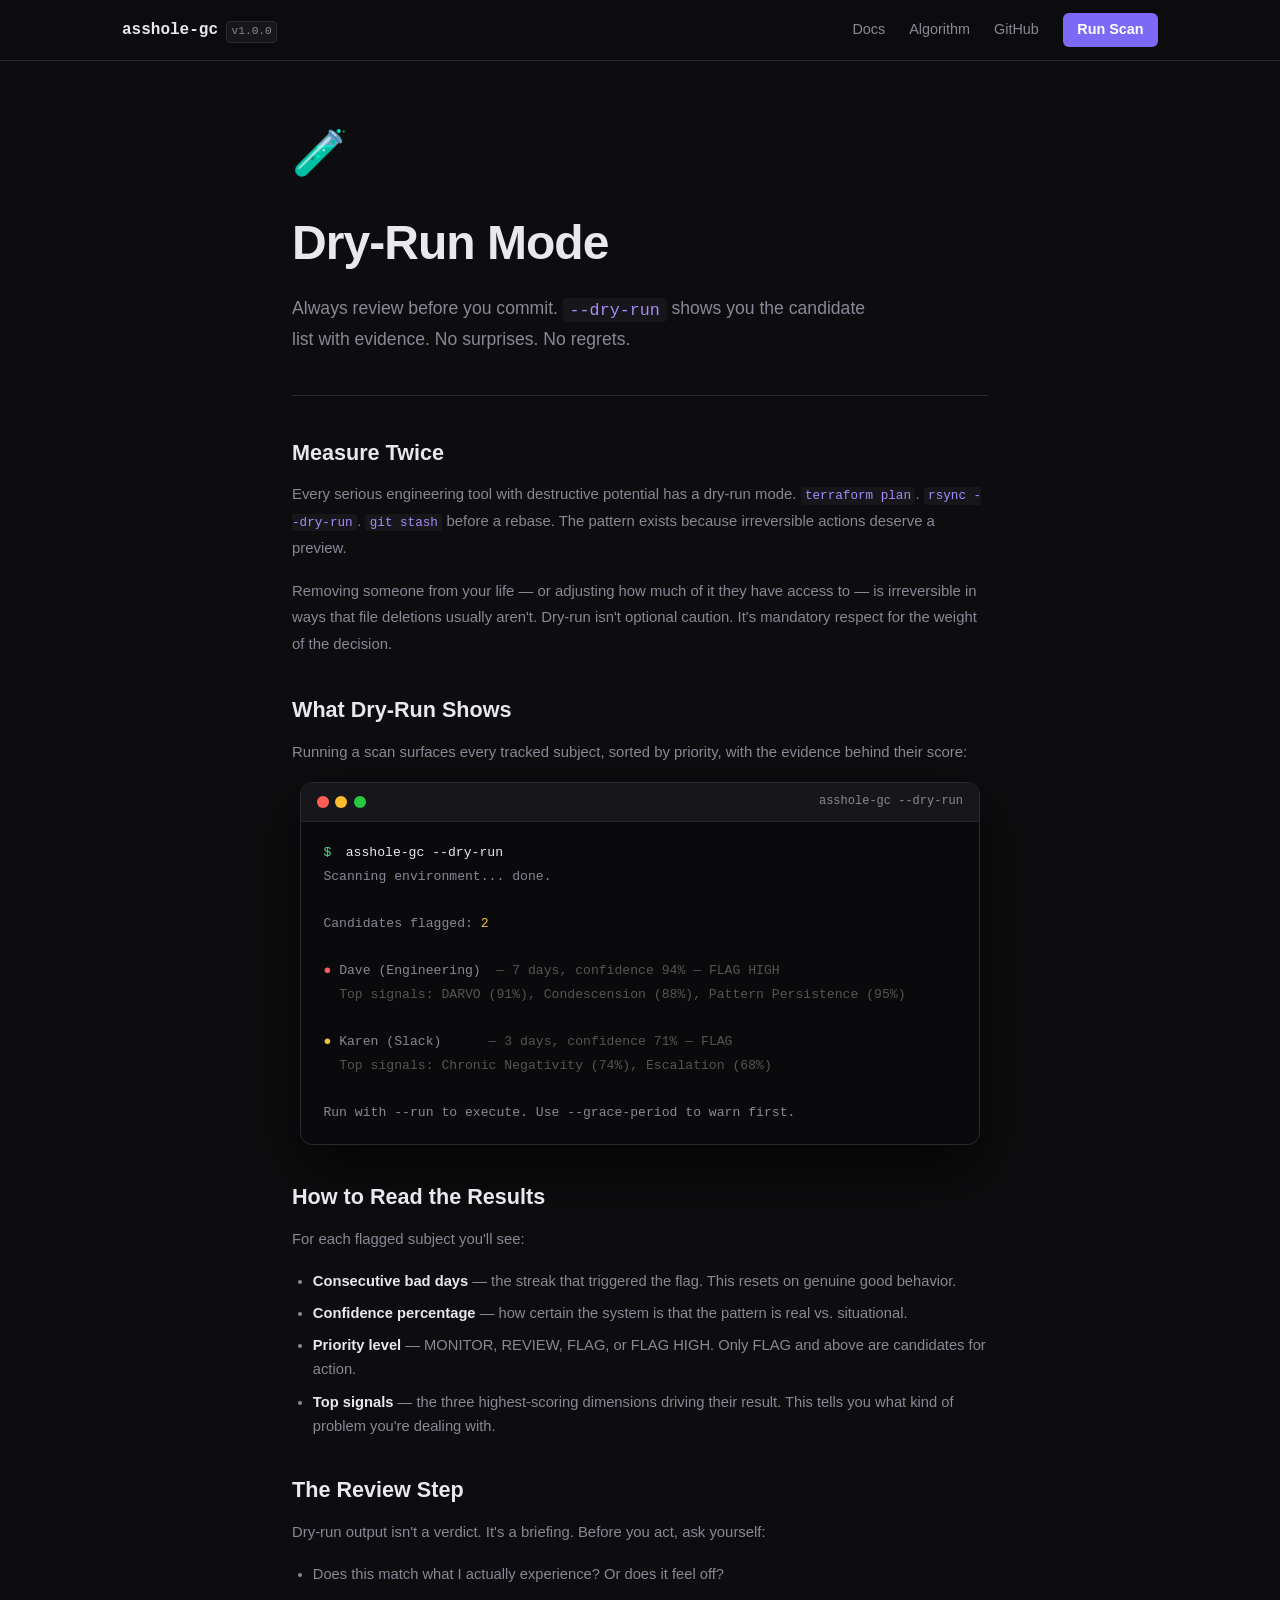
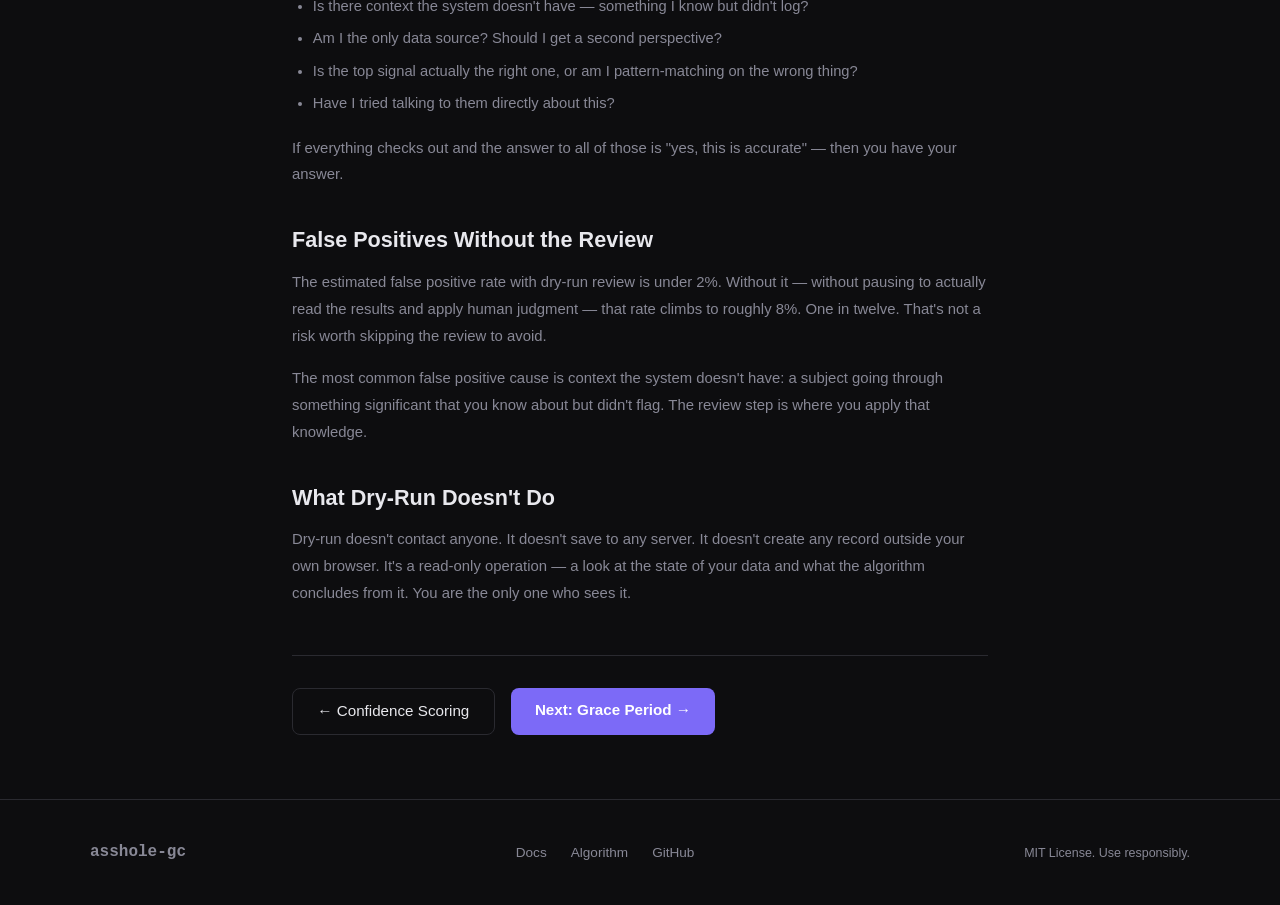
<file: docs/dry-run.html>
<!DOCTYPE html>
<html lang="en">
<head>
  <meta charset="UTF-8">
  <meta name="viewport" content="width=device-width, initial-scale=1.0">
  <title>Dry-Run Mode — asshole-gc</title>
  <link rel="stylesheet" href="style.css">
  <link rel="stylesheet" href="docs.css">
  <link rel="stylesheet" href="feature.css">
  <link rel="icon" href="favicon.svg" type="image/svg+xml">
</head>
<body>
  <header>
    <nav>
      <div class="logo"><a href="index.html" style="color:inherit;text-decoration:none"><span class="logo-cmd">asshole-gc</span></a><span class="logo-version">v1.0.0</span></div>
      <div class="nav-links">
        <a href="docs.html">Docs</a>
        <a href="algorithm.html">Algorithm</a>
        <a href="https://github.com/garrick99/asshole-gc" target="_blank">GitHub</a>
        <a href="app.html" class="btn-nav">Run Scan</a>
      </div>
    </nav>
  </header>

  <div class="feature-page">
    <div class="feature-hero">
      <div class="feature-icon-lg">🧪</div>
      <h1>Dry-Run Mode</h1>
      <p class="feature-lead">Always review before you commit. <code>--dry-run</code> shows you the candidate list with evidence. No surprises. No regrets.</p>
    </div>

    <div class="feature-body">

      <h2>Measure Twice</h2>
      <p>Every serious engineering tool with destructive potential has a dry-run mode. <code>terraform plan</code>. <code>rsync --dry-run</code>. <code>git stash</code> before a rebase. The pattern exists because irreversible actions deserve a preview.</p>
      <p>Removing someone from your life — or adjusting how much of it they have access to — is irreversible in ways that file deletions usually aren't. Dry-run isn't optional caution. It's mandatory respect for the weight of the decision.</p>

      <h2>What Dry-Run Shows</h2>
      <p>Running a scan surfaces every tracked subject, sorted by priority, with the evidence behind their score:</p>

      <div class="terminal">
        <div class="terminal-bar">
          <span class="dot red"></span><span class="dot yellow"></span><span class="dot green"></span>
          <span class="terminal-title">asshole-gc --dry-run</span>
        </div>
        <div class="terminal-body">
          <div class="term-line"><span class="prompt">$</span> asshole-gc --dry-run</div>
          <div class="term-line out">Scanning environment... done.</div>
          <div class="term-line out">&nbsp;</div>
          <div class="term-line out">  Candidates flagged: <span class="yellow">2</span></div>
          <div class="term-line out">&nbsp;</div>
          <div class="term-line out">  <span class="red">●</span> Dave (Engineering) &nbsp;<span class="dim">— 7 days, confidence 94% — FLAG HIGH</span></div>
          <div class="term-line out">  &nbsp;&nbsp;<span class="dim">Top signals: DARVO (91%), Condescension (88%), Pattern Persistence (95%)</span></div>
          <div class="term-line out">&nbsp;</div>
          <div class="term-line out">  <span class="yellow">●</span> Karen (Slack) &nbsp;&nbsp;&nbsp;&nbsp;&nbsp;<span class="dim">— 3 days, confidence 71% — FLAG</span></div>
          <div class="term-line out">  &nbsp;&nbsp;<span class="dim">Top signals: Chronic Negativity (74%), Escalation (68%)</span></div>
          <div class="term-line out">&nbsp;</div>
          <div class="term-line out dim">  Run with --run to execute. Use --grace-period to warn first.</div>
        </div>
      </div>

      <h2>How to Read the Results</h2>
      <p>For each flagged subject you'll see:</p>
      <ul class="feature-list">
        <li><strong>Consecutive bad days</strong> — the streak that triggered the flag. This resets on genuine good behavior.</li>
        <li><strong>Confidence percentage</strong> — how certain the system is that the pattern is real vs. situational.</li>
        <li><strong>Priority level</strong> — MONITOR, REVIEW, FLAG, or FLAG HIGH. Only FLAG and above are candidates for action.</li>
        <li><strong>Top signals</strong> — the three highest-scoring dimensions driving their result. This tells you what kind of problem you're dealing with.</li>
      </ul>

      <h2>The Review Step</h2>
      <p>Dry-run output isn't a verdict. It's a briefing. Before you act, ask yourself:</p>
      <ul class="feature-list">
        <li>Does this match what I actually experience? Or does it feel off?</li>
        <li>Is there context the system doesn't have — something I know but didn't log?</li>
        <li>Am I the only data source? Should I get a second perspective?</li>
        <li>Is the top signal actually the right one, or am I pattern-matching on the wrong thing?</li>
        <li>Have I tried talking to them directly about this?</li>
      </ul>
      <p>If everything checks out and the answer to all of those is "yes, this is accurate" — then you have your answer.</p>

      <h2>False Positives Without the Review</h2>
      <p>The estimated false positive rate with dry-run review is under 2%. Without it — without pausing to actually read the results and apply human judgment — that rate climbs to roughly 8%. One in twelve. That's not a risk worth skipping the review to avoid.</p>
      <p>The most common false positive cause is context the system doesn't have: a subject going through something significant that you know about but didn't flag. The review step is where you apply that knowledge.</p>

      <h2>What Dry-Run Doesn't Do</h2>
      <p>Dry-run doesn't contact anyone. It doesn't save to any server. It doesn't create any record outside your own browser. It's a read-only operation — a look at the state of your data and what the algorithm concludes from it. You are the only one who sees it.</p>

      <div class="feature-nav">
        <a href="confidence.html" class="btn-secondary">← Confidence Scoring</a>
        <a href="grace-period.html" class="btn-primary">Next: Grace Period →</a>
      </div>

    </div>
  </div>

  <footer>
    <div class="footer-inner">
      <div class="footer-logo">asshole-gc</div>
      <div class="footer-links">
        <a href="docs.html">Docs</a>
        <a href="algorithm.html">Algorithm</a>
        <a href="https://github.com/garrick99/asshole-gc">GitHub</a>
      </div>
      <div class="footer-copy">MIT License. Use responsibly.</div>
    </div>
  </footer>
</body>
</html>
</file>
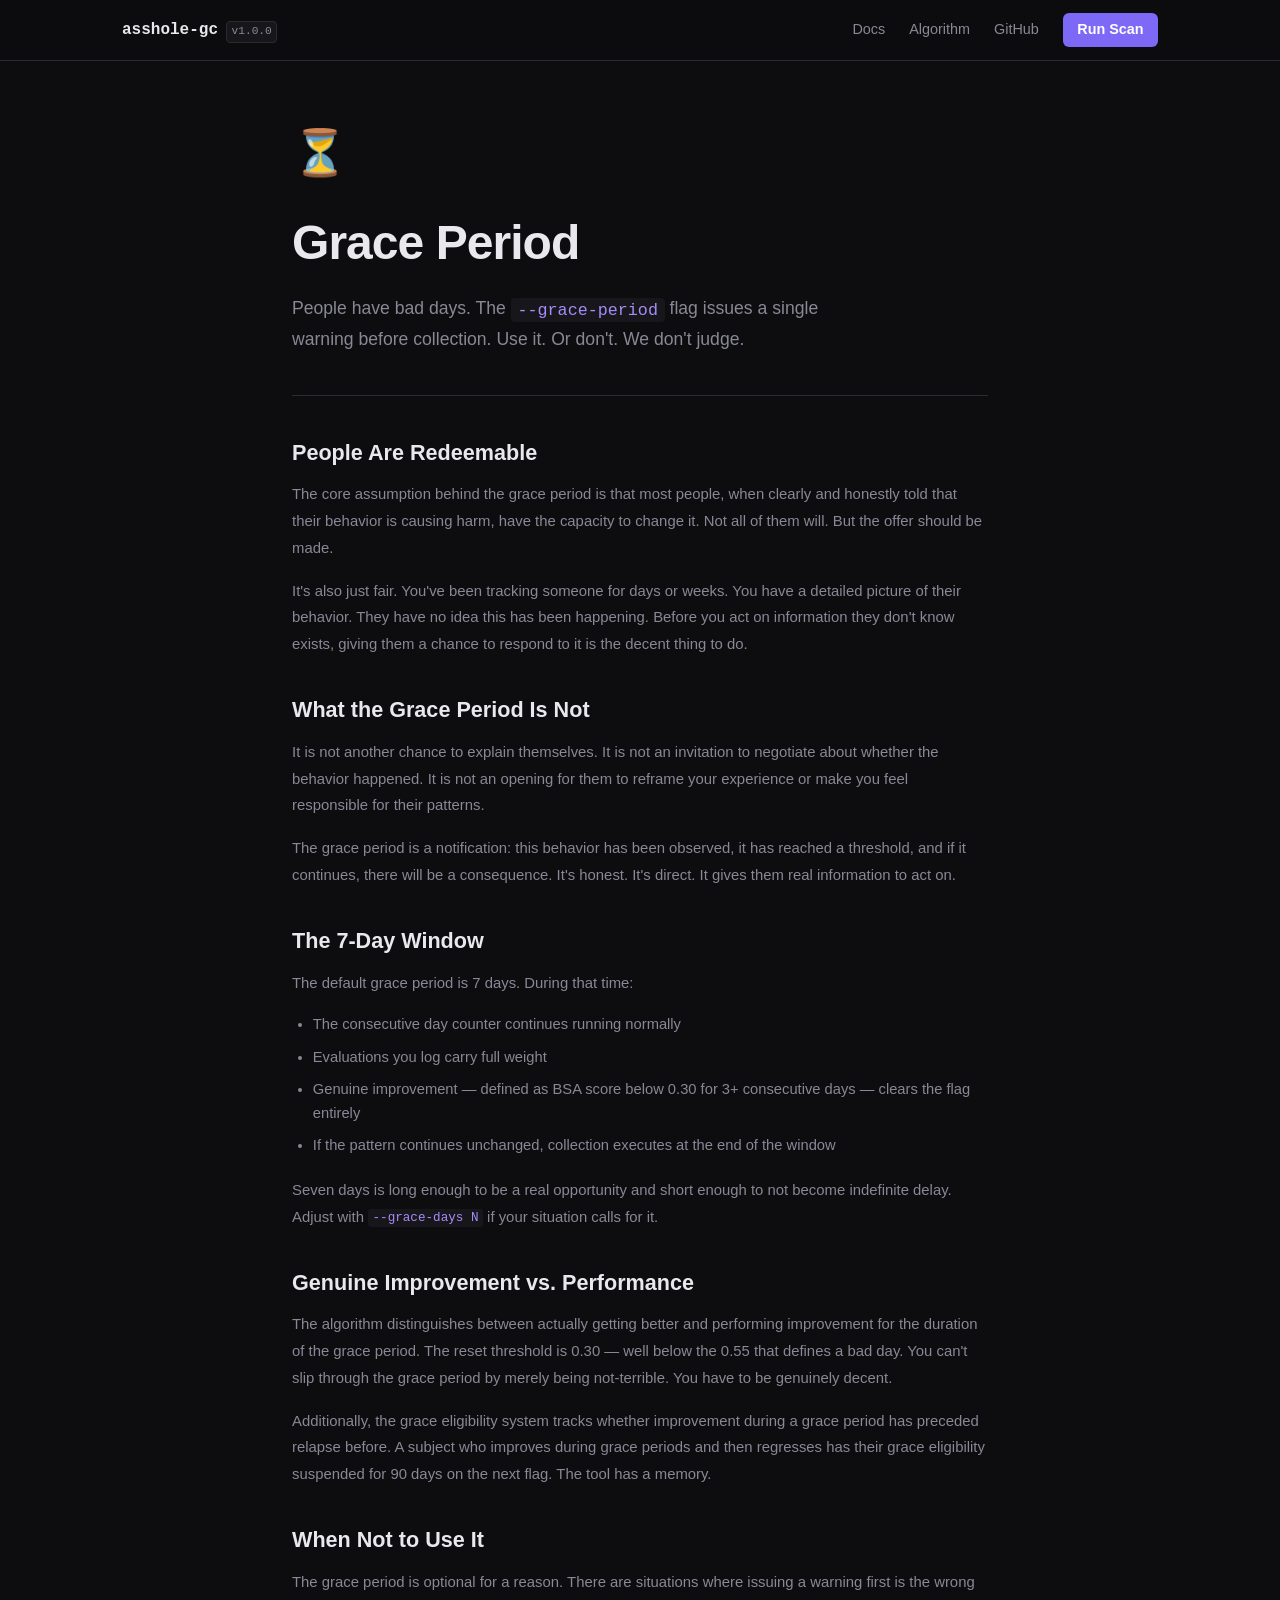
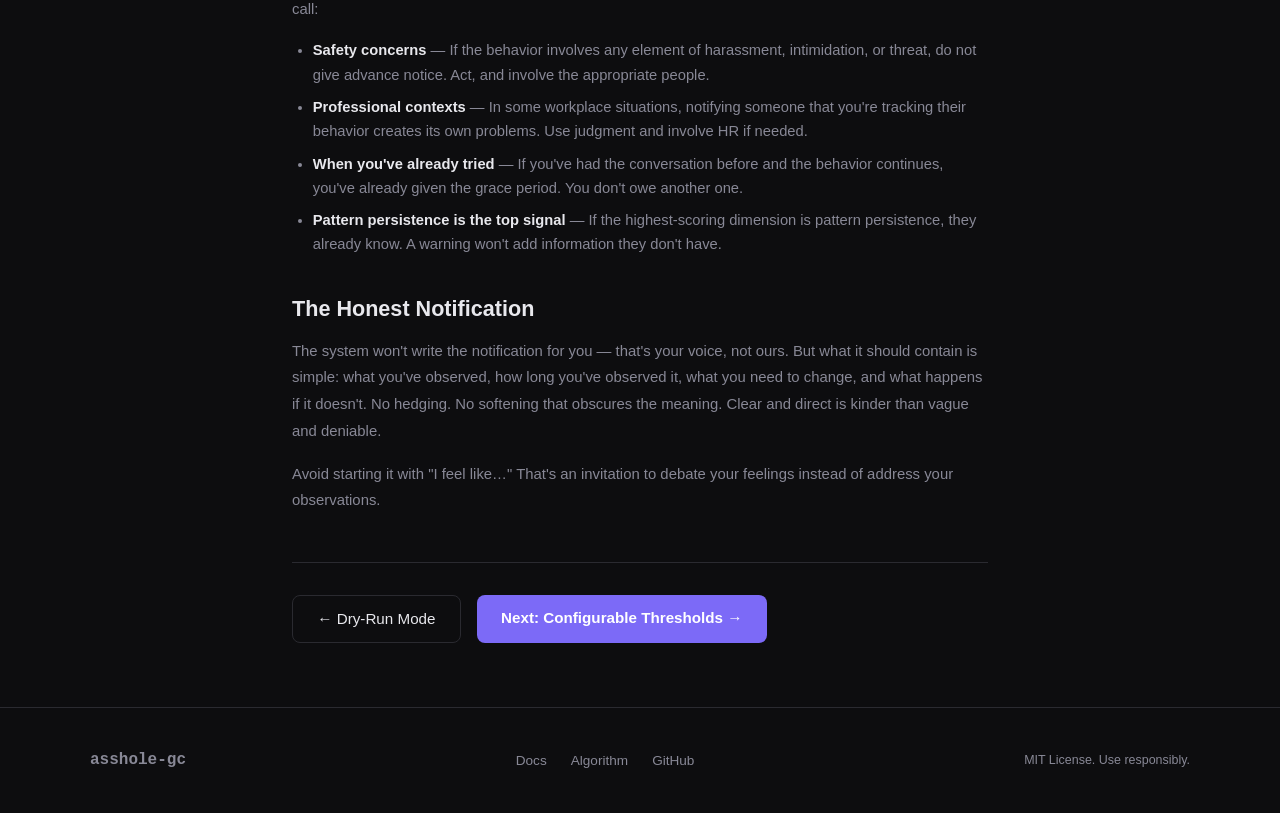
<file: docs/grace-period.html>
<!DOCTYPE html>
<html lang="en">
<head>
  <meta charset="UTF-8">
  <meta name="viewport" content="width=device-width, initial-scale=1.0">
  <title>Grace Period — asshole-gc</title>
  <link rel="stylesheet" href="style.css">
  <link rel="stylesheet" href="docs.css">
  <link rel="stylesheet" href="feature.css">
  <link rel="icon" href="favicon.svg" type="image/svg+xml">
</head>
<body>
  <header>
    <nav>
      <div class="logo"><a href="index.html" style="color:inherit;text-decoration:none"><span class="logo-cmd">asshole-gc</span></a><span class="logo-version">v1.0.0</span></div>
      <div class="nav-links">
        <a href="docs.html">Docs</a>
        <a href="algorithm.html">Algorithm</a>
        <a href="https://github.com/garrick99/asshole-gc" target="_blank">GitHub</a>
        <a href="app.html" class="btn-nav">Run Scan</a>
      </div>
    </nav>
  </header>

  <div class="feature-page">
    <div class="feature-hero">
      <div class="feature-icon-lg">⏳</div>
      <h1>Grace Period</h1>
      <p class="feature-lead">People have bad days. The <code>--grace-period</code> flag issues a single warning before collection. Use it. Or don't. We don't judge.</p>
    </div>

    <div class="feature-body">

      <h2>People Are Redeemable</h2>
      <p>The core assumption behind the grace period is that most people, when clearly and honestly told that their behavior is causing harm, have the capacity to change it. Not all of them will. But the offer should be made.</p>
      <p>It's also just fair. You've been tracking someone for days or weeks. You have a detailed picture of their behavior. They have no idea this has been happening. Before you act on information they don't know exists, giving them a chance to respond to it is the decent thing to do.</p>

      <h2>What the Grace Period Is Not</h2>
      <p>It is not another chance to explain themselves. It is not an invitation to negotiate about whether the behavior happened. It is not an opening for them to reframe your experience or make you feel responsible for their patterns.</p>
      <p>The grace period is a notification: this behavior has been observed, it has reached a threshold, and if it continues, there will be a consequence. It's honest. It's direct. It gives them real information to act on.</p>

      <h2>The 7-Day Window</h2>
      <p>The default grace period is 7 days. During that time:</p>
      <ul class="feature-list">
        <li>The consecutive day counter continues running normally</li>
        <li>Evaluations you log carry full weight</li>
        <li>Genuine improvement — defined as BSA score below 0.30 for 3+ consecutive days — clears the flag entirely</li>
        <li>If the pattern continues unchanged, collection executes at the end of the window</li>
      </ul>
      <p>Seven days is long enough to be a real opportunity and short enough to not become indefinite delay. Adjust with <code>--grace-days N</code> if your situation calls for it.</p>

      <h2>Genuine Improvement vs. Performance</h2>
      <p>The algorithm distinguishes between actually getting better and performing improvement for the duration of the grace period. The reset threshold is 0.30 — well below the 0.55 that defines a bad day. You can't slip through the grace period by merely being not-terrible. You have to be genuinely decent.</p>
      <p>Additionally, the grace eligibility system tracks whether improvement during a grace period has preceded relapse before. A subject who improves during grace periods and then regresses has their grace eligibility suspended for 90 days on the next flag. The tool has a memory.</p>

      <h2>When Not to Use It</h2>
      <p>The grace period is optional for a reason. There are situations where issuing a warning first is the wrong call:</p>
      <ul class="feature-list">
        <li><strong>Safety concerns</strong> — If the behavior involves any element of harassment, intimidation, or threat, do not give advance notice. Act, and involve the appropriate people.</li>
        <li><strong>Professional contexts</strong> — In some workplace situations, notifying someone that you're tracking their behavior creates its own problems. Use judgment and involve HR if needed.</li>
        <li><strong>When you've already tried</strong> — If you've had the conversation before and the behavior continues, you've already given the grace period. You don't owe another one.</li>
        <li><strong>Pattern persistence is the top signal</strong> — If the highest-scoring dimension is pattern persistence, they already know. A warning won't add information they don't have.</li>
      </ul>

      <h2>The Honest Notification</h2>
      <p>The system won't write the notification for you — that's your voice, not ours. But what it should contain is simple: what you've observed, how long you've observed it, what you need to change, and what happens if it doesn't. No hedging. No softening that obscures the meaning. Clear and direct is kinder than vague and deniable.</p>
      <p>Avoid starting it with "I feel like…" That's an invitation to debate your feelings instead of address your observations.</p>

      <div class="feature-nav">
        <a href="dry-run.html" class="btn-secondary">← Dry-Run Mode</a>
        <a href="thresholds.html" class="btn-primary">Next: Configurable Thresholds →</a>
      </div>

    </div>
  </div>

  <footer>
    <div class="footer-inner">
      <div class="footer-logo">asshole-gc</div>
      <div class="footer-links">
        <a href="docs.html">Docs</a>
        <a href="algorithm.html">Algorithm</a>
        <a href="https://github.com/garrick99/asshole-gc">GitHub</a>
      </div>
      <div class="footer-copy">MIT License. Use responsibly.</div>
    </div>
  </footer>
</body>
</html>
</file>
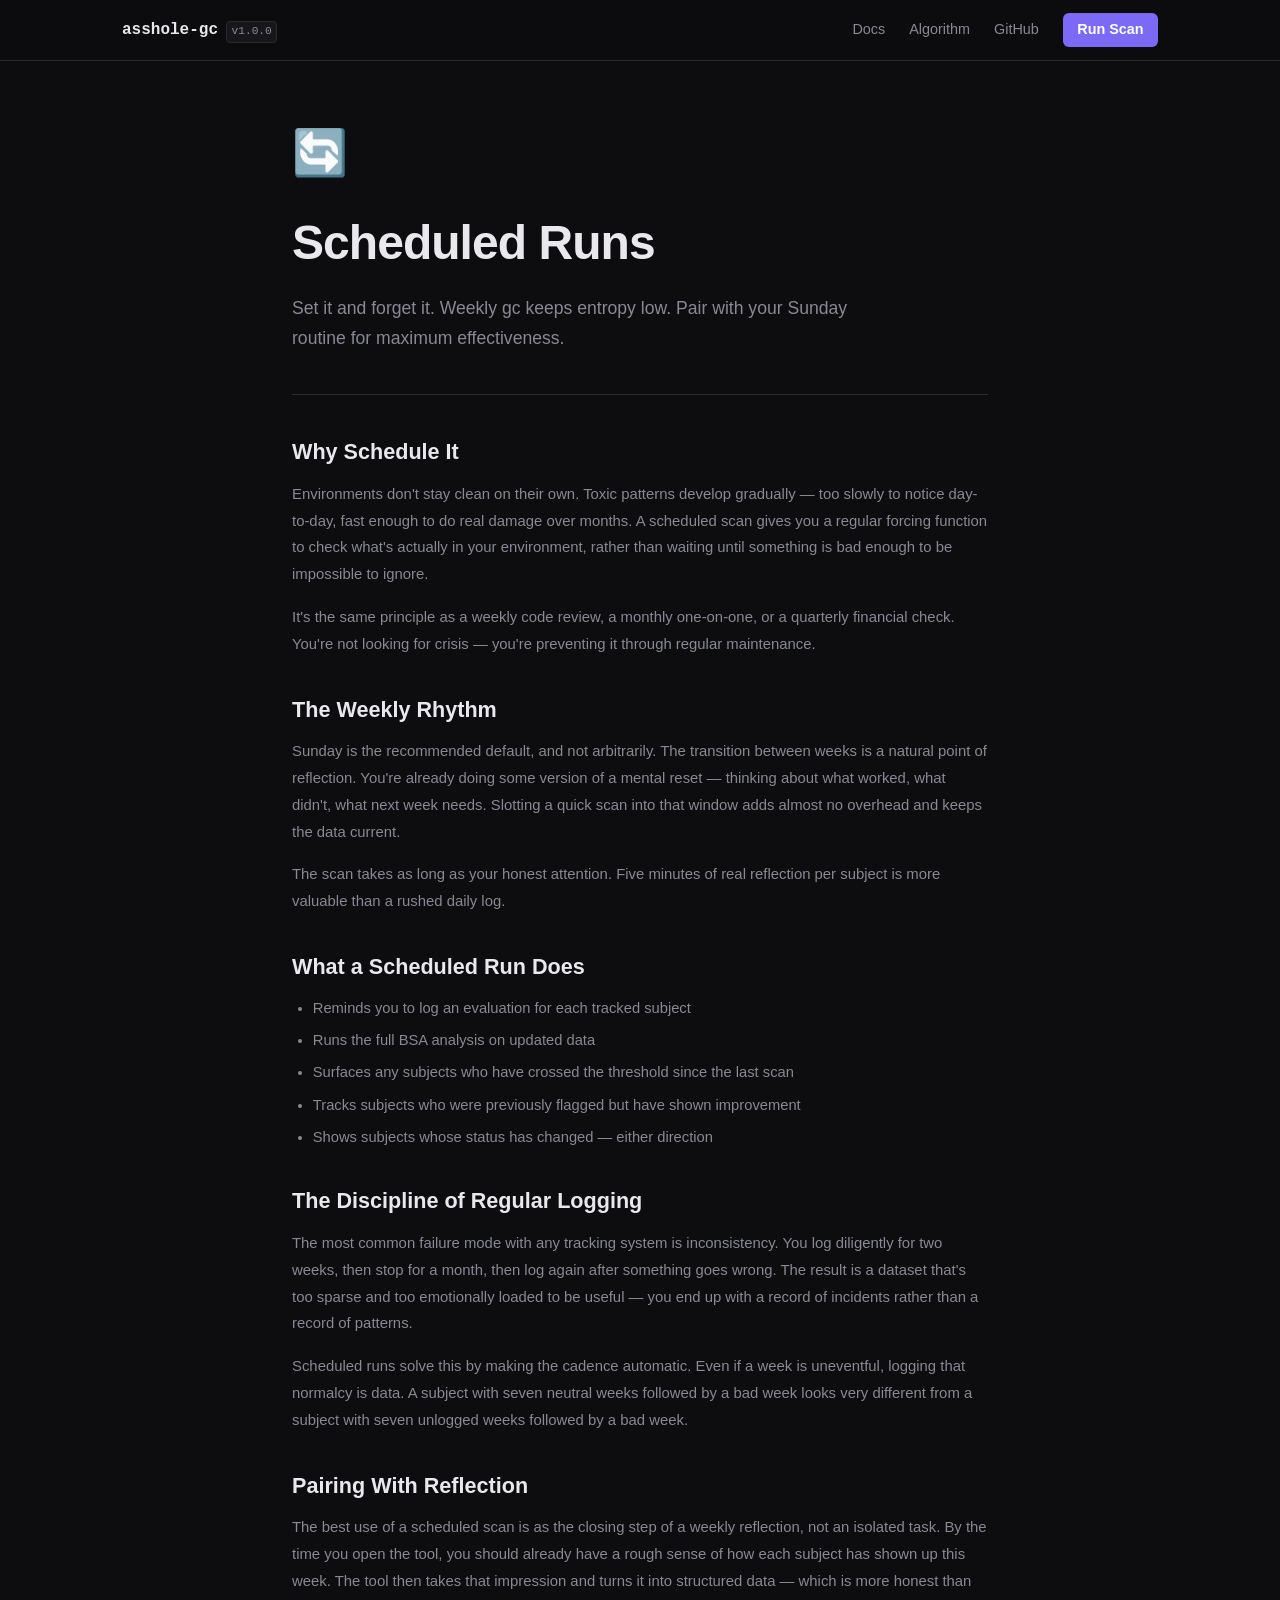
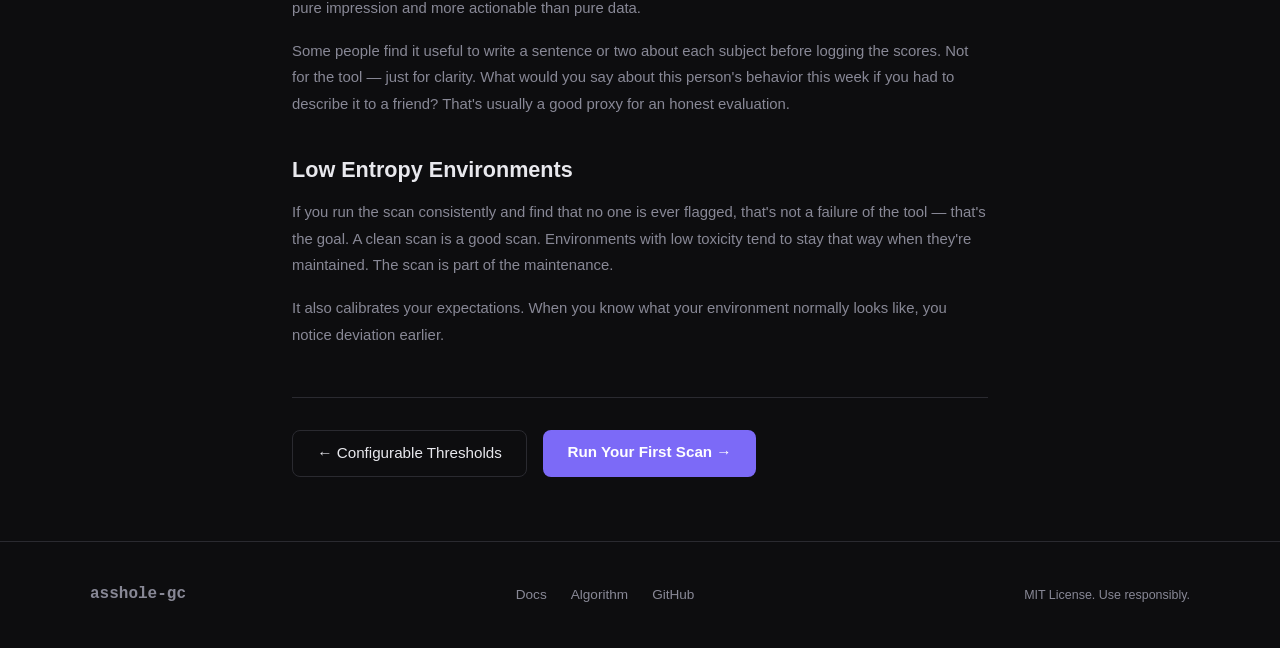
<file: docs/scheduling.html>
<!DOCTYPE html>
<html lang="en">
<head>
  <meta charset="UTF-8">
  <meta name="viewport" content="width=device-width, initial-scale=1.0">
  <title>Scheduled Runs — asshole-gc</title>
  <link rel="stylesheet" href="style.css">
  <link rel="stylesheet" href="docs.css">
  <link rel="stylesheet" href="feature.css">
  <link rel="icon" href="favicon.svg" type="image/svg+xml">
</head>
<body>
  <header>
    <nav>
      <div class="logo"><a href="index.html" style="color:inherit;text-decoration:none"><span class="logo-cmd">asshole-gc</span></a><span class="logo-version">v1.0.0</span></div>
      <div class="nav-links">
        <a href="docs.html">Docs</a>
        <a href="algorithm.html">Algorithm</a>
        <a href="https://github.com/garrick99/asshole-gc" target="_blank">GitHub</a>
        <a href="app.html" class="btn-nav">Run Scan</a>
      </div>
    </nav>
  </header>

  <div class="feature-page">
    <div class="feature-hero">
      <div class="feature-icon-lg">🔄</div>
      <h1>Scheduled Runs</h1>
      <p class="feature-lead">Set it and forget it. Weekly gc keeps entropy low. Pair with your Sunday routine for maximum effectiveness.</p>
    </div>

    <div class="feature-body">

      <h2>Why Schedule It</h2>
      <p>Environments don't stay clean on their own. Toxic patterns develop gradually — too slowly to notice day-to-day, fast enough to do real damage over months. A scheduled scan gives you a regular forcing function to check what's actually in your environment, rather than waiting until something is bad enough to be impossible to ignore.</p>
      <p>It's the same principle as a weekly code review, a monthly one-on-one, or a quarterly financial check. You're not looking for crisis — you're preventing it through regular maintenance.</p>

      <h2>The Weekly Rhythm</h2>
      <p>Sunday is the recommended default, and not arbitrarily. The transition between weeks is a natural point of reflection. You're already doing some version of a mental reset — thinking about what worked, what didn't, what next week needs. Slotting a quick scan into that window adds almost no overhead and keeps the data current.</p>
      <p>The scan takes as long as your honest attention. Five minutes of real reflection per subject is more valuable than a rushed daily log.</p>

      <h2>What a Scheduled Run Does</h2>
      <ul class="feature-list">
        <li>Reminds you to log an evaluation for each tracked subject</li>
        <li>Runs the full BSA analysis on updated data</li>
        <li>Surfaces any subjects who have crossed the threshold since the last scan</li>
        <li>Tracks subjects who were previously flagged but have shown improvement</li>
        <li>Shows subjects whose status has changed — either direction</li>
      </ul>

      <h2>The Discipline of Regular Logging</h2>
      <p>The most common failure mode with any tracking system is inconsistency. You log diligently for two weeks, then stop for a month, then log again after something goes wrong. The result is a dataset that's too sparse and too emotionally loaded to be useful — you end up with a record of incidents rather than a record of patterns.</p>
      <p>Scheduled runs solve this by making the cadence automatic. Even if a week is uneventful, logging that normalcy is data. A subject with seven neutral weeks followed by a bad week looks very different from a subject with seven unlogged weeks followed by a bad week.</p>

      <h2>Pairing With Reflection</h2>
      <p>The best use of a scheduled scan is as the closing step of a weekly reflection, not an isolated task. By the time you open the tool, you should already have a rough sense of how each subject has shown up this week. The tool then takes that impression and turns it into structured data — which is more honest than pure impression and more actionable than pure data.</p>
      <p>Some people find it useful to write a sentence or two about each subject before logging the scores. Not for the tool — just for clarity. What would you say about this person's behavior this week if you had to describe it to a friend? That's usually a good proxy for an honest evaluation.</p>

      <h2>Low Entropy Environments</h2>
      <p>If you run the scan consistently and find that no one is ever flagged, that's not a failure of the tool — that's the goal. A clean scan is a good scan. Environments with low toxicity tend to stay that way when they're maintained. The scan is part of the maintenance.</p>
      <p>It also calibrates your expectations. When you know what your environment normally looks like, you notice deviation earlier.</p>

      <div class="feature-nav">
        <a href="thresholds.html" class="btn-secondary">← Configurable Thresholds</a>
        <a href="app.html" class="btn-primary">Run Your First Scan →</a>
      </div>

    </div>
  </div>

  <footer>
    <div class="footer-inner">
      <div class="footer-logo">asshole-gc</div>
      <div class="footer-links">
        <a href="docs.html">Docs</a>
        <a href="algorithm.html">Algorithm</a>
        <a href="https://github.com/garrick99/asshole-gc">GitHub</a>
      </div>
      <div class="footer-copy">MIT License. Use responsibly.</div>
    </div>
  </footer>
</body>
</html>
</file>
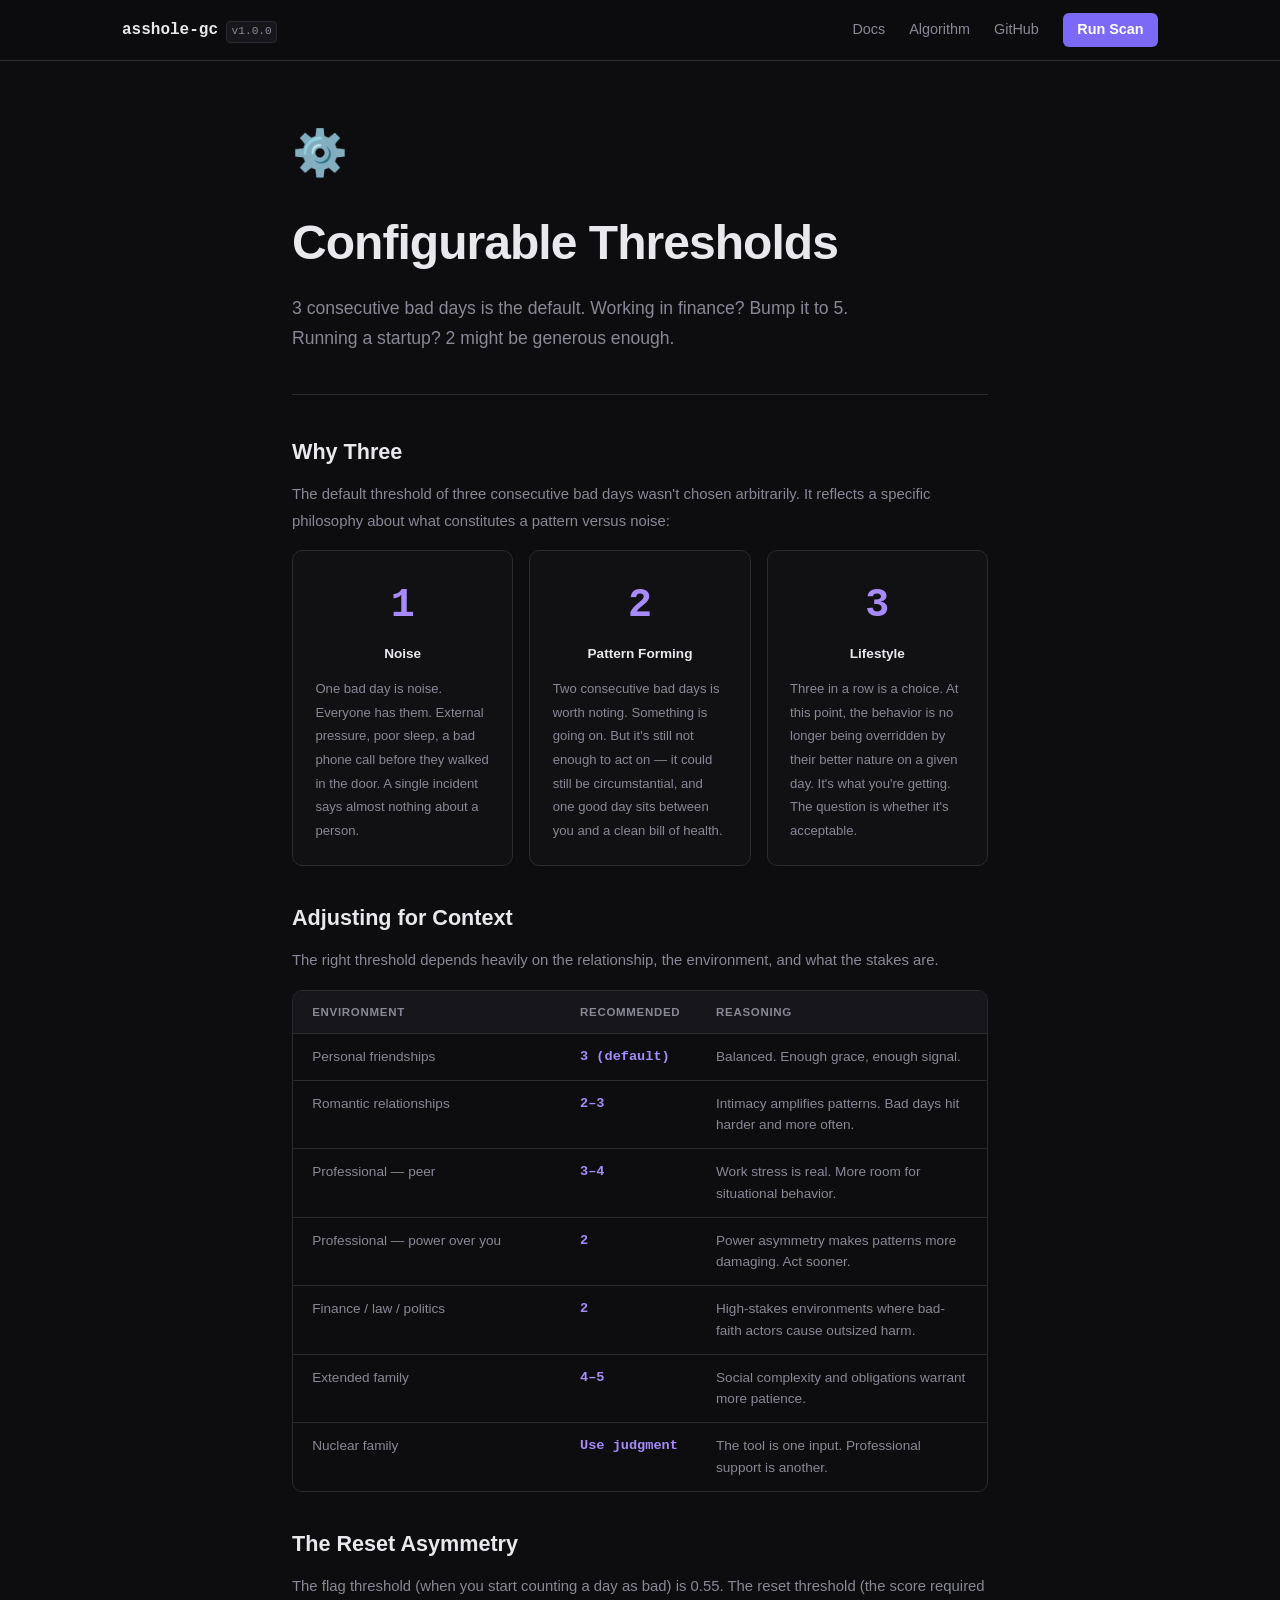
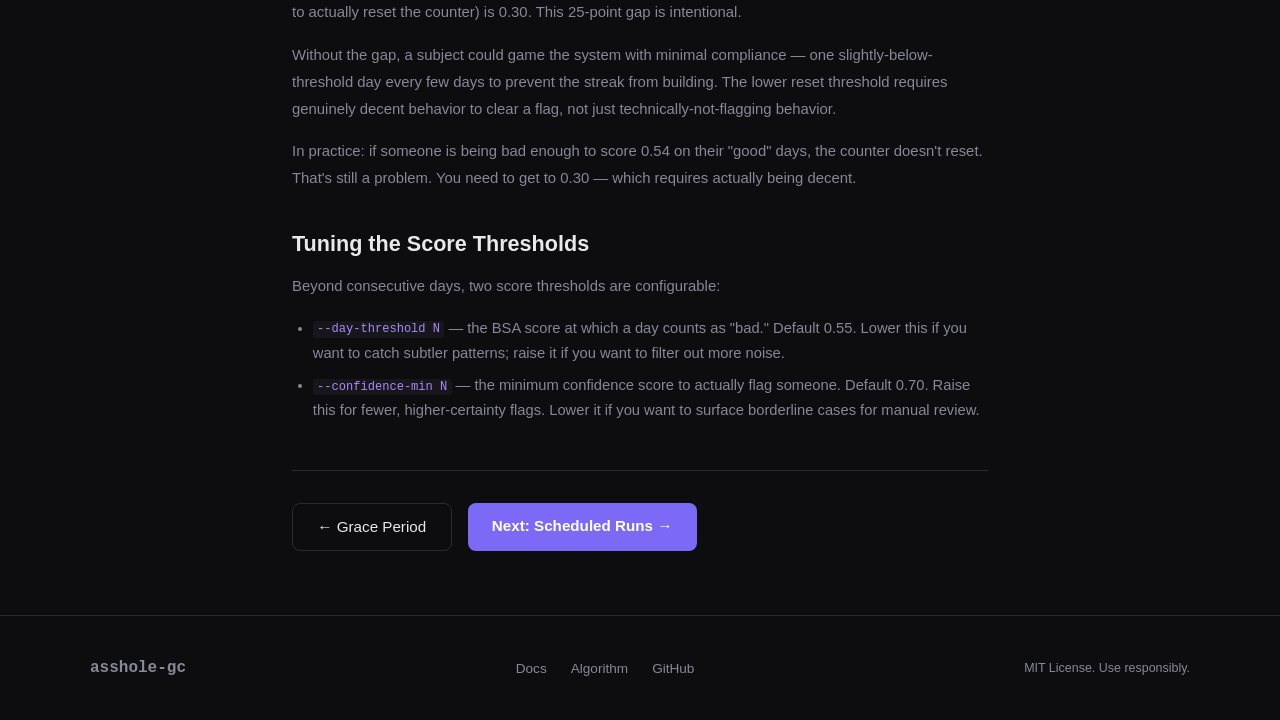
<file: docs/thresholds.html>
<!DOCTYPE html>
<html lang="en">
<head>
  <meta charset="UTF-8">
  <meta name="viewport" content="width=device-width, initial-scale=1.0">
  <title>Configurable Thresholds — asshole-gc</title>
  <link rel="stylesheet" href="style.css">
  <link rel="stylesheet" href="docs.css">
  <link rel="stylesheet" href="feature.css">
  <link rel="icon" href="favicon.svg" type="image/svg+xml">
</head>
<body>
  <header>
    <nav>
      <div class="logo"><a href="index.html" style="color:inherit;text-decoration:none"><span class="logo-cmd">asshole-gc</span></a><span class="logo-version">v1.0.0</span></div>
      <div class="nav-links">
        <a href="docs.html">Docs</a>
        <a href="algorithm.html">Algorithm</a>
        <a href="https://github.com/garrick99/asshole-gc" target="_blank">GitHub</a>
        <a href="app.html" class="btn-nav">Run Scan</a>
      </div>
    </nav>
  </header>

  <div class="feature-page">
    <div class="feature-hero">
      <div class="feature-icon-lg">⚙️</div>
      <h1>Configurable Thresholds</h1>
      <p class="feature-lead">3 consecutive bad days is the default. Working in finance? Bump it to 5. Running a startup? 2 might be generous enough.</p>
    </div>

    <div class="feature-body">

      <h2>Why Three</h2>
      <p>The default threshold of three consecutive bad days wasn't chosen arbitrarily. It reflects a specific philosophy about what constitutes a pattern versus noise:</p>

      <div class="three-blocks">
        <div class="three-block">
          <div class="three-num">1</div>
          <div class="three-label">Noise</div>
          <p>One bad day is noise. Everyone has them. External pressure, poor sleep, a bad phone call before they walked in the door. A single incident says almost nothing about a person.</p>
        </div>
        <div class="three-block">
          <div class="three-num">2</div>
          <div class="three-label">Pattern Forming</div>
          <p>Two consecutive bad days is worth noting. Something is going on. But it's still not enough to act on — it could still be circumstantial, and one good day sits between you and a clean bill of health.</p>
        </div>
        <div class="three-block">
          <div class="three-num">3</div>
          <div class="three-label">Lifestyle</div>
          <p>Three in a row is a choice. At this point, the behavior is no longer being overridden by their better nature on a given day. It's what you're getting. The question is whether it's acceptable.</p>
        </div>
      </div>

      <h2>Adjusting for Context</h2>
      <p>The right threshold depends heavily on the relationship, the environment, and what the stakes are.</p>

      <div class="threshold-table">
        <div class="thresh-row header">
          <span>Environment</span>
          <span>Recommended</span>
          <span>Reasoning</span>
        </div>
        <div class="thresh-row">
          <span>Personal friendships</span>
          <span class="thresh-val">3 (default)</span>
          <span>Balanced. Enough grace, enough signal.</span>
        </div>
        <div class="thresh-row">
          <span>Romantic relationships</span>
          <span class="thresh-val">2–3</span>
          <span>Intimacy amplifies patterns. Bad days hit harder and more often.</span>
        </div>
        <div class="thresh-row">
          <span>Professional — peer</span>
          <span class="thresh-val">3–4</span>
          <span>Work stress is real. More room for situational behavior.</span>
        </div>
        <div class="thresh-row">
          <span>Professional — power over you</span>
          <span class="thresh-val">2</span>
          <span>Power asymmetry makes patterns more damaging. Act sooner.</span>
        </div>
        <div class="thresh-row">
          <span>Finance / law / politics</span>
          <span class="thresh-val">2</span>
          <span>High-stakes environments where bad-faith actors cause outsized harm.</span>
        </div>
        <div class="thresh-row">
          <span>Extended family</span>
          <span class="thresh-val">4–5</span>
          <span>Social complexity and obligations warrant more patience.</span>
        </div>
        <div class="thresh-row">
          <span>Nuclear family</span>
          <span class="thresh-val">Use judgment</span>
          <span>The tool is one input. Professional support is another.</span>
        </div>
      </div>

      <h2>The Reset Asymmetry</h2>
      <p>The flag threshold (when you start counting a day as bad) is 0.55. The reset threshold (the score required to actually reset the counter) is 0.30. This 25-point gap is intentional.</p>
      <p>Without the gap, a subject could game the system with minimal compliance — one slightly-below-threshold day every few days to prevent the streak from building. The lower reset threshold requires genuinely decent behavior to clear a flag, not just technically-not-flagging behavior.</p>
      <p>In practice: if someone is being bad enough to score 0.54 on their "good" days, the counter doesn't reset. That's still a problem. You need to get to 0.30 — which requires actually being decent.</p>

      <h2>Tuning the Score Thresholds</h2>
      <p>Beyond consecutive days, two score thresholds are configurable:</p>
      <ul class="feature-list">
        <li><code>--day-threshold N</code> — the BSA score at which a day counts as "bad." Default 0.55. Lower this if you want to catch subtler patterns; raise it if you want to filter out more noise.</li>
        <li><code>--confidence-min N</code> — the minimum confidence score to actually flag someone. Default 0.70. Raise this for fewer, higher-certainty flags. Lower it if you want to surface borderline cases for manual review.</li>
      </ul>

      <div class="feature-nav">
        <a href="grace-period.html" class="btn-secondary">← Grace Period</a>
        <a href="scheduling.html" class="btn-primary">Next: Scheduled Runs →</a>
      </div>

    </div>
  </div>

  <footer>
    <div class="footer-inner">
      <div class="footer-logo">asshole-gc</div>
      <div class="footer-links">
        <a href="docs.html">Docs</a>
        <a href="algorithm.html">Algorithm</a>
        <a href="https://github.com/garrick99/asshole-gc">GitHub</a>
      </div>
      <div class="footer-copy">MIT License. Use responsibly.</div>
    </div>
  </footer>
</body>
</html>
</file>
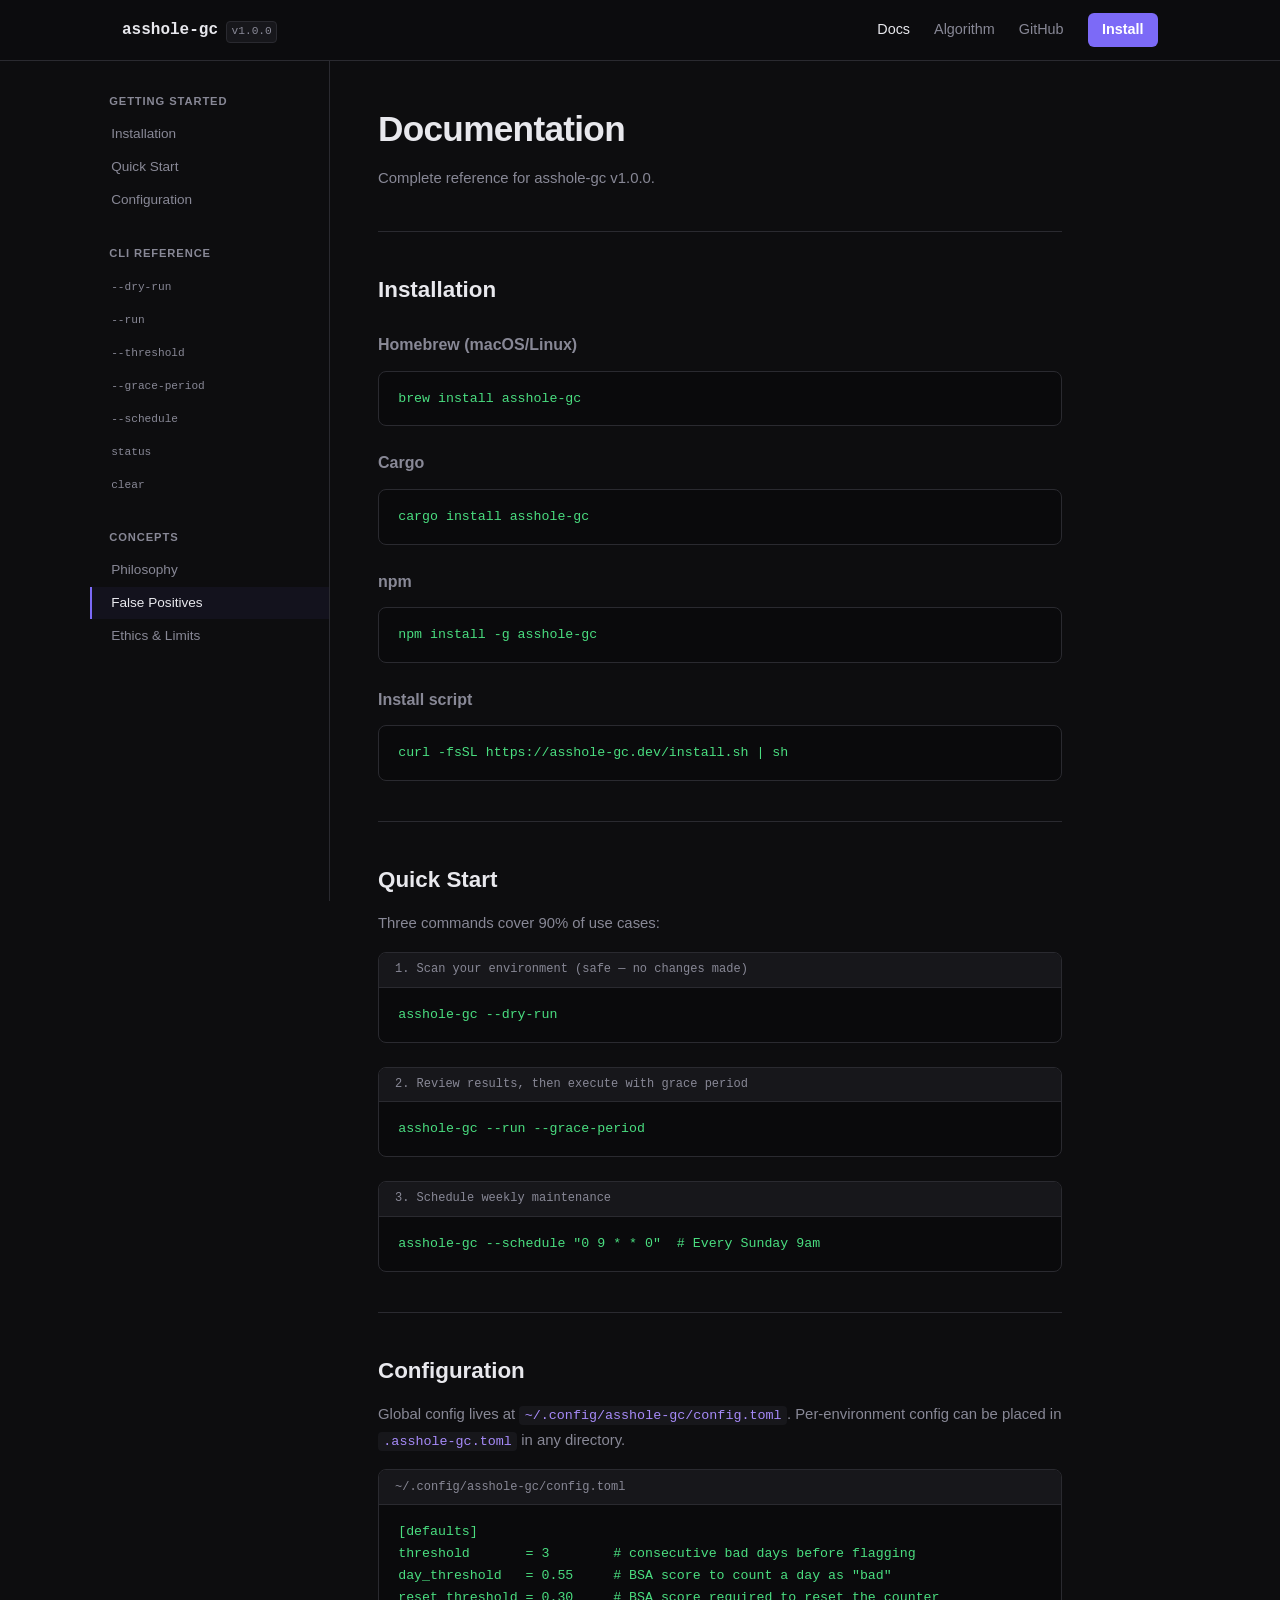
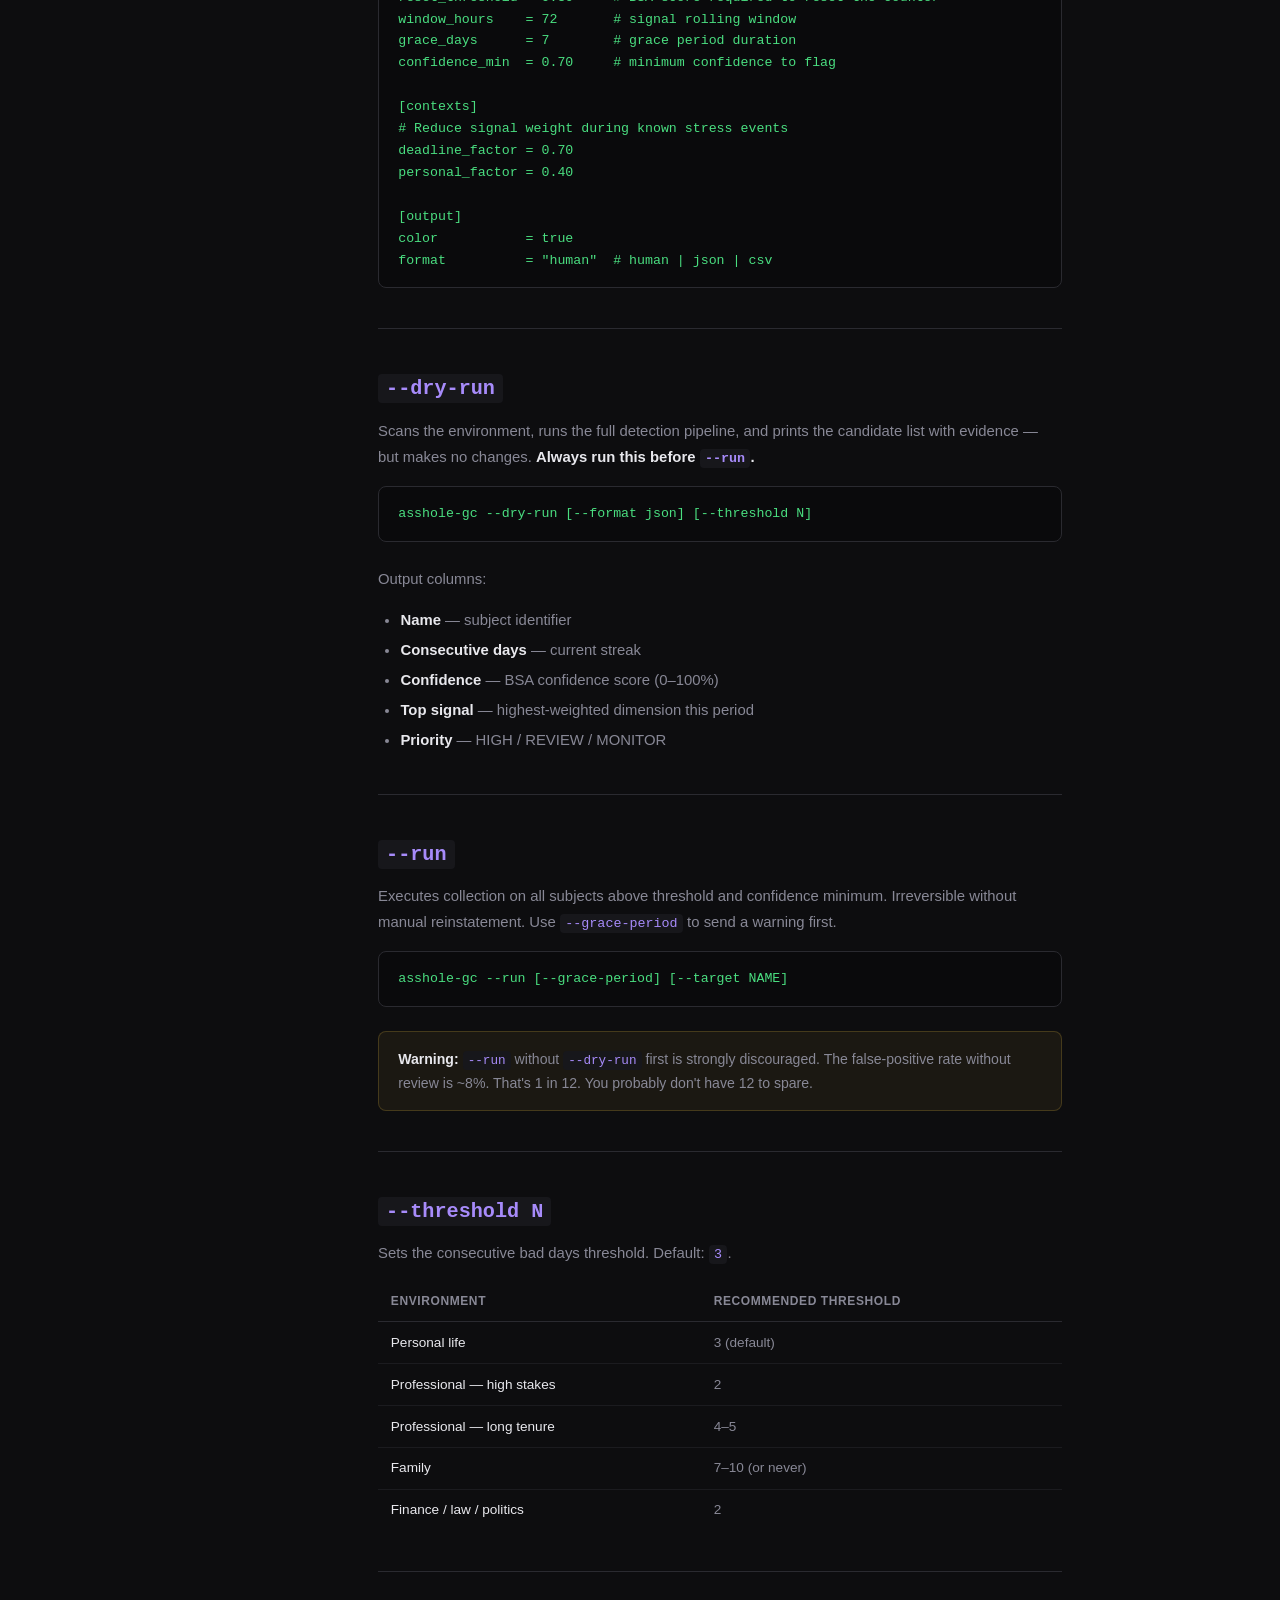
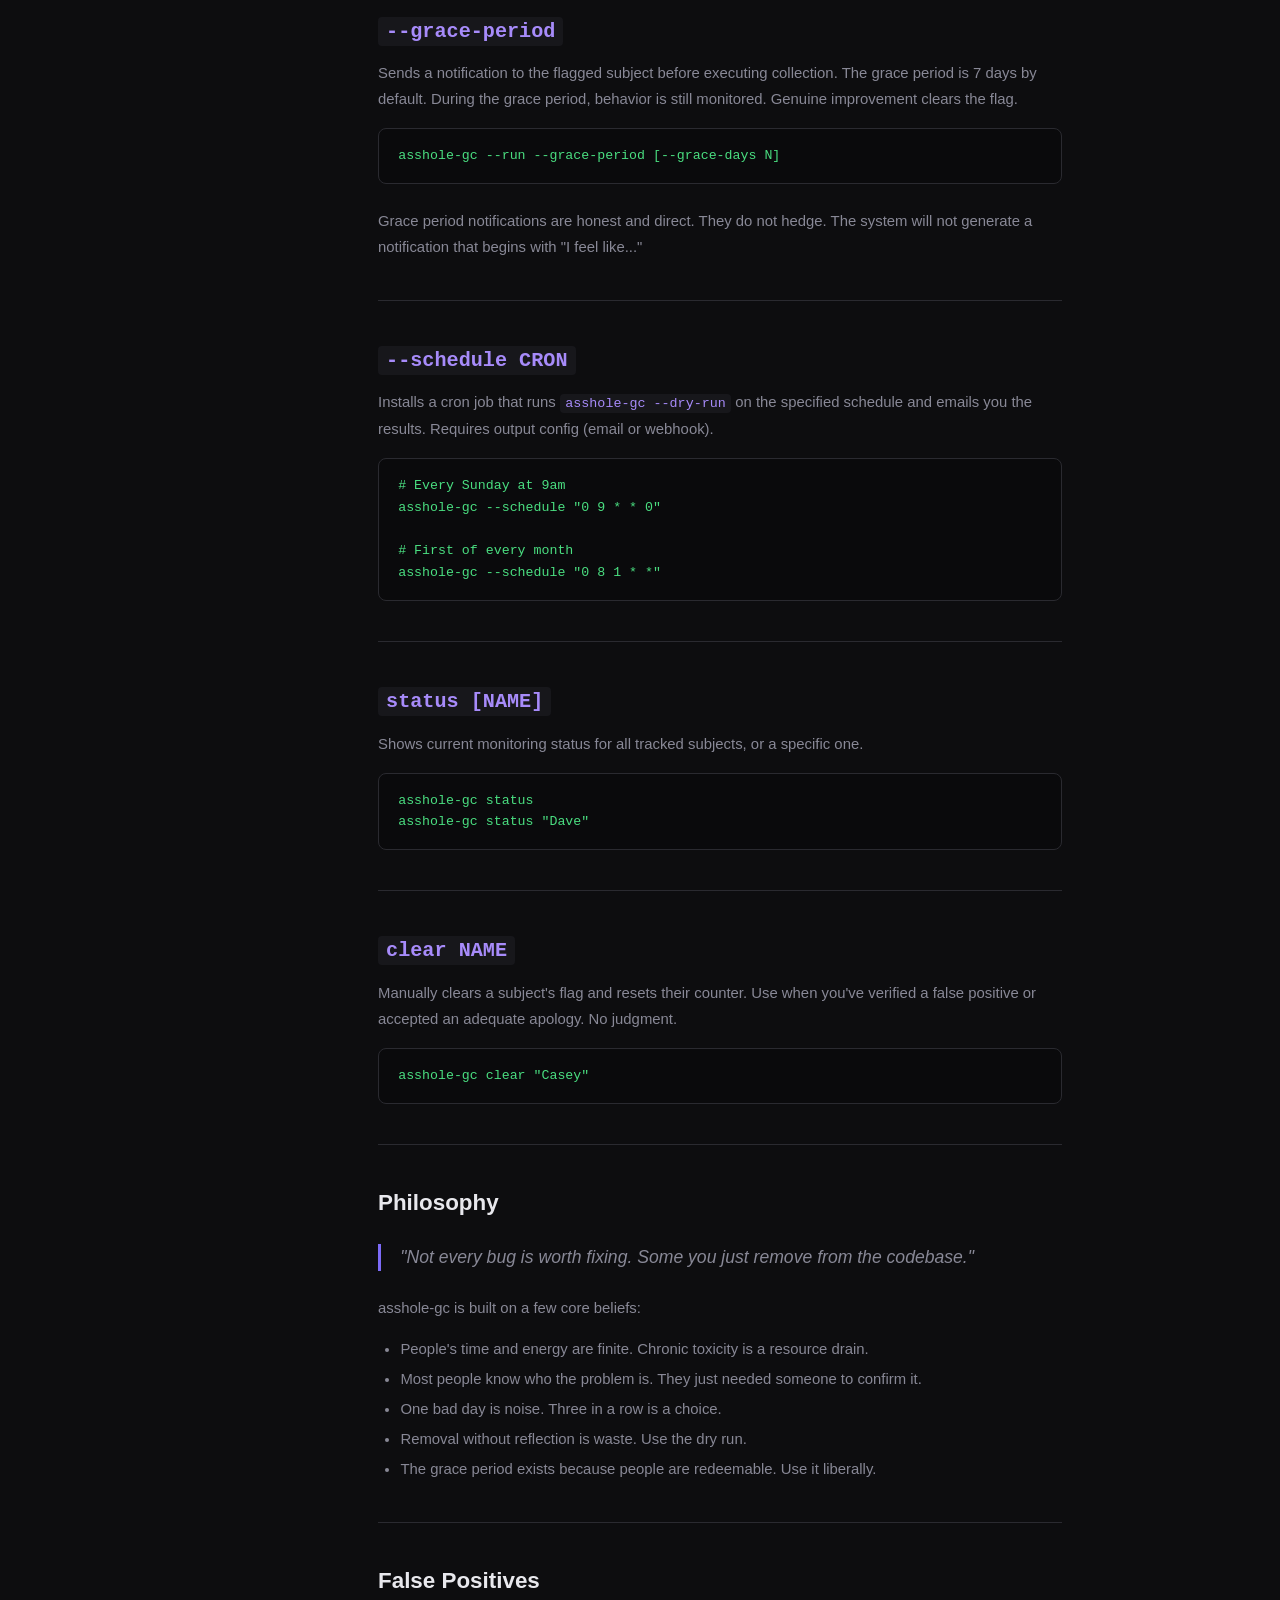
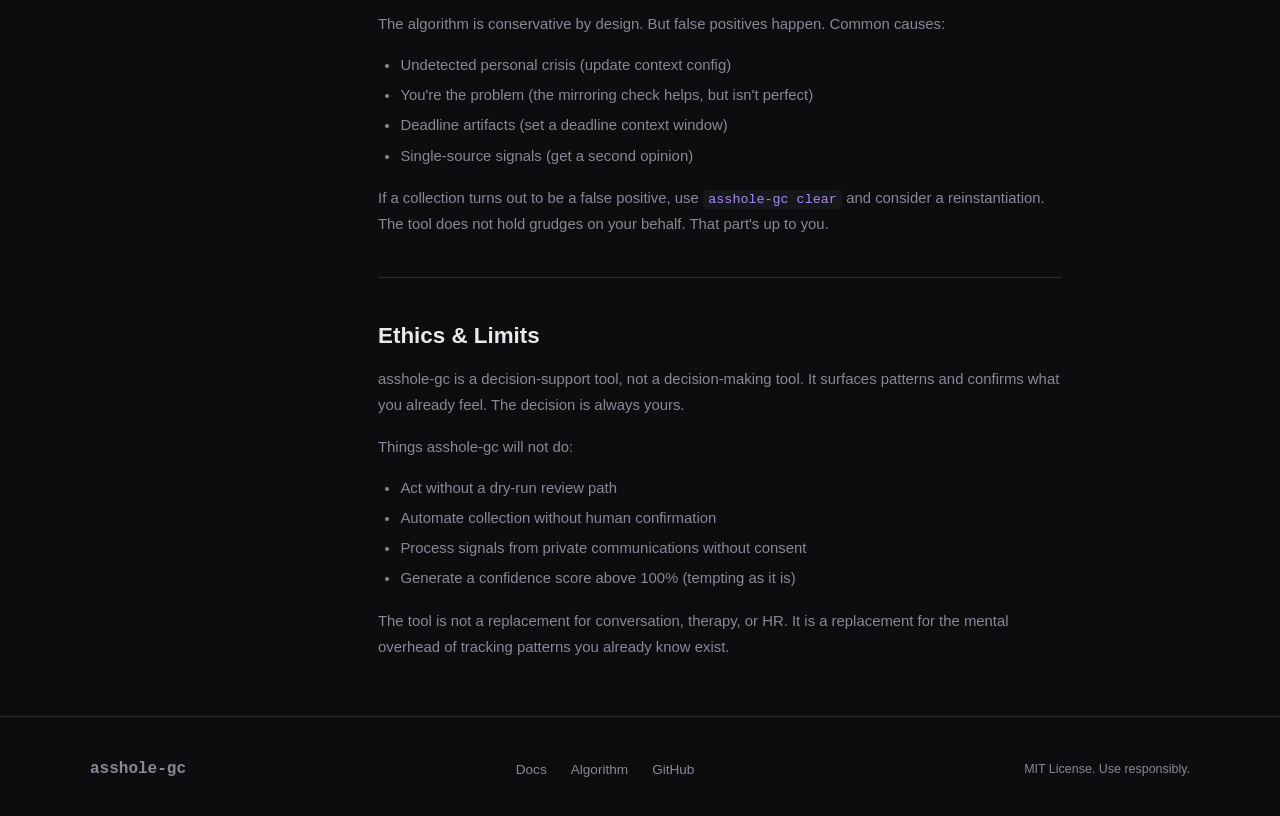
<file: site/docs.html>
<!DOCTYPE html>
<html lang="en">
<head>
  <meta charset="UTF-8">
  <meta name="viewport" content="width=device-width, initial-scale=1.0">
  <title>Documentation — asshole-gc</title>
  <link rel="stylesheet" href="style.css">
  <link rel="stylesheet" href="docs.css">
  <link rel="icon" href="favicon.svg" type="image/svg+xml">
</head>
<body>

  <header>
    <nav>
      <div class="logo"><a href="index.html" style="color:inherit;text-decoration:none"><span class="logo-cmd">asshole-gc</span></a><span class="logo-version">v1.0.0</span></div>
      <div class="nav-links">
        <a href="docs.html" style="color:var(--text)">Docs</a>
        <a href="algorithm.html">Algorithm</a>
        <a href="https://github.com/garrick99/asshole-gc" target="_blank">GitHub</a>
        <a href="index.html#install" class="btn-nav">Install</a>
      </div>
    </nav>
  </header>

  <div class="docs-layout">
    <aside class="sidebar">
      <div class="sidebar-section">
        <div class="sidebar-label">Getting Started</div>
        <a href="#install" class="sidebar-link active">Installation</a>
        <a href="#quickstart" class="sidebar-link">Quick Start</a>
        <a href="#config" class="sidebar-link">Configuration</a>
      </div>
      <div class="sidebar-section">
        <div class="sidebar-label">CLI Reference</div>
        <a href="#dry-run" class="sidebar-link"><code>--dry-run</code></a>
        <a href="#run" class="sidebar-link"><code>--run</code></a>
        <a href="#threshold" class="sidebar-link"><code>--threshold</code></a>
        <a href="#grace-period" class="sidebar-link"><code>--grace-period</code></a>
        <a href="#schedule" class="sidebar-link"><code>--schedule</code></a>
        <a href="#status" class="sidebar-link"><code>status</code></a>
        <a href="#clear" class="sidebar-link"><code>clear</code></a>
      </div>
      <div class="sidebar-section">
        <div class="sidebar-label">Concepts</div>
        <a href="#philosophy" class="sidebar-link">Philosophy</a>
        <a href="#false-positives" class="sidebar-link">False Positives</a>
        <a href="#ethics" class="sidebar-link">Ethics & Limits</a>
      </div>
    </aside>

    <main class="docs-content">

      <h1>Documentation</h1>
      <p class="doc-lead">Complete reference for asshole-gc v1.0.0.</p>

      <hr class="doc-divider">

      <h2 id="install">Installation</h2>

      <h3>Homebrew (macOS/Linux)</h3>
      <div class="code-snippet">
        <pre><code>brew install asshole-gc</code></pre>
      </div>

      <h3>Cargo</h3>
      <div class="code-snippet">
        <pre><code>cargo install asshole-gc</code></pre>
      </div>

      <h3>npm</h3>
      <div class="code-snippet">
        <pre><code>npm install -g asshole-gc</code></pre>
      </div>

      <h3>Install script</h3>
      <div class="code-snippet">
        <pre><code>curl -fsSL https://asshole-gc.dev/install.sh | sh</code></pre>
      </div>

      <hr class="doc-divider">

      <h2 id="quickstart">Quick Start</h2>
      <p>Three commands cover 90% of use cases:</p>

      <div class="code-snippet">
        <div class="snippet-header">1. Scan your environment (safe — no changes made)</div>
        <pre><code>asshole-gc --dry-run</code></pre>
      </div>

      <div class="code-snippet">
        <div class="snippet-header">2. Review results, then execute with grace period</div>
        <pre><code>asshole-gc --run --grace-period</code></pre>
      </div>

      <div class="code-snippet">
        <div class="snippet-header">3. Schedule weekly maintenance</div>
        <pre><code>asshole-gc --schedule "0 9 * * 0"  # Every Sunday 9am</code></pre>
      </div>

      <hr class="doc-divider">

      <h2 id="config">Configuration</h2>
      <p>
        Global config lives at <code>~/.config/asshole-gc/config.toml</code>.
        Per-environment config can be placed in <code>.asshole-gc.toml</code>
        in any directory.
      </p>

      <div class="code-snippet">
        <div class="snippet-header">~/.config/asshole-gc/config.toml</div>
        <pre><code>[defaults]
threshold       = 3        # consecutive bad days before flagging
day_threshold   = 0.55     # BSA score to count a day as "bad"
reset_threshold = 0.30     # BSA score required to reset the counter
window_hours    = 72       # signal rolling window
grace_days      = 7        # grace period duration
confidence_min  = 0.70     # minimum confidence to flag

[contexts]
# Reduce signal weight during known stress events
deadline_factor = 0.70
personal_factor = 0.40

[output]
color           = true
format          = "human"  # human | json | csv</code></pre>
      </div>

      <hr class="doc-divider">

      <h2 id="dry-run"><code>--dry-run</code></h2>
      <p>
        Scans the environment, runs the full detection pipeline, and prints
        the candidate list with evidence — but makes no changes.
        <strong>Always run this before <code>--run</code>.</strong>
      </p>

      <div class="code-snippet">
        <pre><code>asshole-gc --dry-run [--format json] [--threshold N]</code></pre>
      </div>

      <p>Output columns:</p>
      <ul class="doc-list">
        <li><strong>Name</strong> — subject identifier</li>
        <li><strong>Consecutive days</strong> — current streak</li>
        <li><strong>Confidence</strong> — BSA confidence score (0–100%)</li>
        <li><strong>Top signal</strong> — highest-weighted dimension this period</li>
        <li><strong>Priority</strong> — HIGH / REVIEW / MONITOR</li>
      </ul>

      <hr class="doc-divider">

      <h2 id="run"><code>--run</code></h2>
      <p>
        Executes collection on all subjects above threshold and confidence minimum.
        Irreversible without manual reinstatement.
        Use <code>--grace-period</code> to send a warning first.
      </p>

      <div class="code-snippet">
        <pre><code>asshole-gc --run [--grace-period] [--target NAME]</code></pre>
      </div>

      <div class="callout warning">
        <strong>Warning:</strong> <code>--run</code> without <code>--dry-run</code> first
        is strongly discouraged. The false-positive rate without review is ~8%.
        That's 1 in 12. You probably don't have 12 to spare.
      </div>

      <hr class="doc-divider">

      <h2 id="threshold"><code>--threshold N</code></h2>
      <p>
        Sets the consecutive bad days threshold. Default: <code>3</code>.
      </p>

      <table class="doc-table">
        <thead><tr><th>Environment</th><th>Recommended threshold</th></tr></thead>
        <tbody>
          <tr><td>Personal life</td><td>3 (default)</td></tr>
          <tr><td>Professional — high stakes</td><td>2</td></tr>
          <tr><td>Professional — long tenure</td><td>4–5</td></tr>
          <tr><td>Family</td><td>7–10 (or never)</td></tr>
          <tr><td>Finance / law / politics</td><td>2</td></tr>
        </tbody>
      </table>

      <hr class="doc-divider">

      <h2 id="grace-period"><code>--grace-period</code></h2>
      <p>
        Sends a notification to the flagged subject before executing collection.
        The grace period is 7 days by default. During the grace period, behavior
        is still monitored. Genuine improvement clears the flag.
      </p>

      <div class="code-snippet">
        <pre><code>asshole-gc --run --grace-period [--grace-days N]</code></pre>
      </div>

      <p>
        Grace period notifications are honest and direct. They do not hedge.
        The system will not generate a notification that begins with "I feel like..."
      </p>

      <hr class="doc-divider">

      <h2 id="schedule"><code>--schedule CRON</code></h2>
      <p>
        Installs a cron job that runs <code>asshole-gc --dry-run</code> on the specified
        schedule and emails you the results. Requires output config (email or webhook).
      </p>

      <div class="code-snippet">
        <pre><code># Every Sunday at 9am
asshole-gc --schedule "0 9 * * 0"

# First of every month
asshole-gc --schedule "0 8 1 * *"</code></pre>
      </div>

      <hr class="doc-divider">

      <h2 id="status"><code>status [NAME]</code></h2>
      <p>
        Shows current monitoring status for all tracked subjects, or a specific one.
      </p>

      <div class="code-snippet">
        <pre><code>asshole-gc status
asshole-gc status "Dave"</code></pre>
      </div>

      <hr class="doc-divider">

      <h2 id="clear"><code>clear NAME</code></h2>
      <p>
        Manually clears a subject's flag and resets their counter.
        Use when you've verified a false positive or accepted an adequate apology.
        No judgment.
      </p>

      <div class="code-snippet">
        <pre><code>asshole-gc clear "Casey"</code></pre>
      </div>

      <hr class="doc-divider">

      <h2 id="philosophy">Philosophy</h2>
      <blockquote style="font-size:1.1rem; border-left: 3px solid var(--accent); padding-left: 1.2rem; color: var(--sub); margin: 1.5rem 0;">
        "Not every bug is worth fixing. Some you just remove from the codebase."
      </blockquote>

      <p>
        asshole-gc is built on a few core beliefs:
      </p>
      <ul class="doc-list">
        <li>People's time and energy are finite. Chronic toxicity is a resource drain.</li>
        <li>Most people know who the problem is. They just needed someone to confirm it.</li>
        <li>One bad day is noise. Three in a row is a choice.</li>
        <li>Removal without reflection is waste. Use the dry run.</li>
        <li>The grace period exists because people are redeemable. Use it liberally.</li>
      </ul>

      <hr class="doc-divider">

      <h2 id="false-positives">False Positives</h2>
      <p>
        The algorithm is conservative by design. But false positives happen.
        Common causes:
      </p>
      <ul class="doc-list">
        <li>Undetected personal crisis (update context config)</li>
        <li>You're the problem (the mirroring check helps, but isn't perfect)</li>
        <li>Deadline artifacts (set a deadline context window)</li>
        <li>Single-source signals (get a second opinion)</li>
      </ul>
      <p>
        If a collection turns out to be a false positive, use <code>asshole-gc clear</code>
        and consider a reinstantiation. The tool does not hold grudges on your behalf.
        That part's up to you.
      </p>

      <hr class="doc-divider">

      <h2 id="ethics">Ethics & Limits</h2>
      <p>
        asshole-gc is a decision-support tool, not a decision-making tool.
        It surfaces patterns and confirms what you already feel. The decision
        is always yours.
      </p>
      <p>
        Things asshole-gc will not do:
      </p>
      <ul class="doc-list">
        <li>Act without a dry-run review path</li>
        <li>Automate collection without human confirmation</li>
        <li>Process signals from private communications without consent</li>
        <li>Generate a confidence score above 100% (tempting as it is)</li>
      </ul>
      <p>
        The tool is not a replacement for conversation, therapy, or HR.
        It is a replacement for the mental overhead of tracking patterns you
        already know exist.
      </p>

    </main>
  </div>

  <footer>
    <div class="footer-inner">
      <div class="footer-logo">asshole-gc</div>
      <div class="footer-links">
        <a href="docs.html">Docs</a>
        <a href="algorithm.html">Algorithm</a>
        <a href="https://github.com/garrick99/asshole-gc">GitHub</a>
      </div>
      <div class="footer-copy">MIT License. Use responsibly.</div>
    </div>
  </footer>

  <script src="main.js"></script>
</body>
</html>
</file>
<file: docs/style.css>
/* ─── Reset & Base ─────────────────────────────────────────────────── */
*, *::before, *::after { box-sizing: border-box; margin: 0; padding: 0; }

:root {
  --bg:       #0d0d0f;
  --bg2:      #111114;
  --bg3:      #17171b;
  --border:   #2a2a30;
  --text:     #e8e8ed;
  --sub:      #888896;
  --red:      #ff5c5c;
  --yellow:   #f0c040;
  --green:    #4ade80;
  --accent:   #7c6af7;
  --accent2:  #a78bfa;
  --mono:     'JetBrains Mono', 'Fira Code', 'Cascadia Code', monospace;
  --sans:     -apple-system, BlinkMacSystemFont, 'Segoe UI', sans-serif;
}

html { scroll-behavior: smooth; }

body {
  background: var(--bg);
  color: var(--text);
  font-family: var(--sans);
  font-size: 16px;
  line-height: 1.6;
  -webkit-font-smoothing: antialiased;
}

a { color: var(--accent2); text-decoration: none; }
a:hover { text-decoration: underline; }

code {
  font-family: var(--mono);
  font-size: 0.9em;
  background: var(--bg3);
  padding: 0.15em 0.4em;
  border-radius: 4px;
  color: var(--accent2);
}

/* ─── Nav ───────────────────────────────────────────────────────────── */
header {
  position: sticky;
  top: 0;
  z-index: 100;
  border-bottom: 1px solid var(--border);
  background: rgba(13,13,15,0.85);
  backdrop-filter: blur(12px);
}

nav {
  max-width: 1100px;
  margin: 0 auto;
  padding: 0 2rem;
  height: 60px;
  display: flex;
  align-items: center;
  justify-content: space-between;
}

.logo { display: flex; align-items: baseline; gap: 0.5rem; }
.logo-cmd {
  font-family: var(--mono);
  font-size: 1rem;
  font-weight: 700;
  color: var(--text);
}
.logo-version {
  font-family: var(--mono);
  font-size: 0.7rem;
  color: var(--sub);
  background: var(--bg3);
  padding: 0.1em 0.4em;
  border-radius: 4px;
  border: 1px solid var(--border);
}

.nav-links { display: flex; align-items: center; gap: 1.5rem; }
.nav-links a { color: var(--sub); font-size: 0.9rem; transition: color 0.2s; }
.nav-links a:hover { color: var(--text); text-decoration: none; }

.btn-nav {
  background: var(--accent);
  color: #fff !important;
  padding: 0.4em 1em;
  border-radius: 6px;
  font-size: 0.85rem;
  font-weight: 600;
  transition: background 0.2s;
}
.btn-nav:hover { background: var(--accent2); }

/* ─── Buttons ───────────────────────────────────────────────────────── */
.btn-primary {
  display: inline-block;
  background: var(--accent);
  color: #fff;
  padding: 0.7em 1.6em;
  border-radius: 8px;
  font-weight: 600;
  font-size: 0.95rem;
  transition: background 0.2s, transform 0.1s;
}
.btn-primary:hover { background: var(--accent2); text-decoration: none; transform: translateY(-1px); }

.btn-secondary {
  display: inline-block;
  border: 1px solid var(--border);
  color: var(--text);
  padding: 0.7em 1.6em;
  border-radius: 8px;
  font-weight: 500;
  font-size: 0.95rem;
  transition: border-color 0.2s, background 0.2s;
}
.btn-secondary:hover { border-color: var(--accent); text-decoration: none; background: var(--bg3); }

/* ─── Hero ──────────────────────────────────────────────────────────── */
.hero {
  max-width: 900px;
  margin: 0 auto;
  padding: 5rem 2rem 4rem;
  text-align: center;
}

.hero-badge {
  display: inline-block;
  font-family: var(--mono);
  font-size: 0.75rem;
  color: var(--green);
  background: rgba(74,222,128,0.08);
  border: 1px solid rgba(74,222,128,0.2);
  padding: 0.3em 0.9em;
  border-radius: 99px;
  margin-bottom: 1.5rem;
}

.hero h1 {
  font-size: clamp(2.8rem, 6vw, 4.5rem);
  font-weight: 800;
  line-height: 1.1;
  letter-spacing: -0.03em;
  margin-bottom: 1.25rem;
  background: linear-gradient(135deg, #fff 0%, #a78bfa 100%);
  -webkit-background-clip: text;
  -webkit-text-fill-color: transparent;
  background-clip: text;
}

.hero-sub {
  font-size: 1.1rem;
  color: var(--sub);
  max-width: 580px;
  margin: 0 auto 2rem;
  line-height: 1.7;
}

.hero-actions {
  display: flex;
  gap: 1rem;
  justify-content: center;
  margin-bottom: 3rem;
}

/* ─── Terminal ──────────────────────────────────────────────────────── */
.terminal {
  background: #0a0a0c;
  border: 1px solid var(--border);
  border-radius: 12px;
  overflow: hidden;
  text-align: left;
  box-shadow: 0 24px 60px rgba(0,0,0,0.6);
  max-width: 680px;
  margin: 0 auto;
}

.terminal-bar {
  background: var(--bg3);
  border-bottom: 1px solid var(--border);
  padding: 0.6rem 1rem;
  display: flex;
  align-items: center;
  gap: 0.4rem;
}
.dot { width: 12px; height: 12px; border-radius: 50%; }
.dot.red    { background: #ff5f57; }
.dot.yellow { background: #febc2e; }
.dot.green  { background: #28c840; }
.terminal-title { margin-left: auto; font-size: 0.75rem; color: var(--sub); font-family: var(--mono); }

.terminal-body {
  padding: 1.2rem 1.4rem;
  font-family: var(--mono);
  font-size: 0.82rem;
  line-height: 1.8;
}
.term-line { display: block; }
.term-line .prompt { color: var(--green); margin-right: 0.5em; }
.term-line.out { color: var(--sub); padding-left: 0; }
.term-line .red    { color: var(--red); }
.term-line .yellow { color: var(--yellow); }
.term-line .green  { color: var(--green); }
.term-line .dim    { color: #555; }
.cursor { animation: blink 1s step-end infinite; }
@keyframes blink { 50% { opacity: 0; } }

/* ─── Stats ─────────────────────────────────────────────────────────── */
.stats {
  border-top: 1px solid var(--border);
  border-bottom: 1px solid var(--border);
  background: var(--bg2);
  display: grid;
  grid-template-columns: repeat(4, 1fr);
  max-width: 1100px;
  margin: 0 auto;
}

.stat {
  padding: 2.5rem 2rem;
  text-align: center;
  border-right: 1px solid var(--border);
}
.stat:last-child { border-right: none; }

.stat-num {
  font-family: var(--mono);
  font-size: 2.5rem;
  font-weight: 700;
  color: var(--accent2);
  margin-bottom: 0.4rem;
}

.stat-label {
  font-size: 0.85rem;
  color: var(--sub);
  line-height: 1.4;
}

/* ─── Features ──────────────────────────────────────────────────────── */
.features {
  max-width: 1100px;
  margin: 0 auto;
  padding: 5rem 2rem;
}

.features h2 {
  font-size: clamp(1.6rem, 3vw, 2.2rem);
  font-weight: 700;
  margin-bottom: 3rem;
  text-align: center;
  color: var(--text);
}

.feature-grid {
  display: grid;
  grid-template-columns: repeat(3, 1fr);
  gap: 1.5rem;
}

.feature-card {
  background: var(--bg2);
  border: 1px solid var(--border);
  border-radius: 12px;
  padding: 1.8rem;
  transition: border-color 0.2s;
}
.feature-card:hover { border-color: var(--accent); }

.feature-icon { font-size: 1.8rem; margin-bottom: 0.8rem; }
.feature-card h3 { font-size: 1rem; font-weight: 600; margin-bottom: 0.5rem; }
.feature-card p { font-size: 0.88rem; color: var(--sub); line-height: 1.6; }
.feature-card code { font-size: 0.82em; }

.feature-card-link {
  display: flex;
  flex-direction: column;
  text-decoration: none;
  cursor: pointer;
}
.feature-card-link:hover { text-decoration: none; }
.feature-card-link h3 { color: var(--text); }
.feature-card-cta {
  margin-top: auto;
  padding-top: 0.8rem;
  font-size: 0.8rem;
  color: var(--accent2);
  font-weight: 500;
  opacity: 0;
  transform: translateX(-4px);
  transition: opacity 0.2s, transform 0.2s;
}
.feature-card-link:hover .feature-card-cta {
  opacity: 1;
  transform: translateX(0);
}

/* ─── Algorithm teaser ──────────────────────────────────────────────── */
.algorithm-teaser {
  max-width: 1100px;
  margin: 0 auto;
  padding: 4rem 2rem;
  display: grid;
  grid-template-columns: 1fr 1fr;
  gap: 4rem;
  align-items: center;
  border-top: 1px solid var(--border);
}

.algo-text h2 {
  font-size: 1.8rem;
  font-weight: 700;
  margin-bottom: 1rem;
}
.algo-text p {
  color: var(--sub);
  font-size: 0.92rem;
  line-height: 1.7;
  margin-bottom: 1rem;
}

.algo-code {
  background: #0a0a0c;
  border: 1px solid var(--border);
  border-radius: 10px;
  overflow: hidden;
}

.algo-code pre {
  padding: 1.5rem;
  font-family: var(--mono);
  font-size: 0.8rem;
  line-height: 1.7;
  overflow-x: auto;
}

.algo-code .kw  { color: #c084fc; }
.algo-code .fn  { color: #60a5fa; }
.algo-code .cmt { color: #4b5563; }
.algo-code .num { color: var(--yellow); }

/* ─── Install ───────────────────────────────────────────────────────── */
.install {
  background: var(--bg2);
  border-top: 1px solid var(--border);
  border-bottom: 1px solid var(--border);
  padding: 5rem 2rem;
  text-align: center;
}

.install h2 {
  font-size: 2rem;
  font-weight: 700;
  margin-bottom: 0.5rem;
}
.install-sub { color: var(--sub); margin-bottom: 2rem; }

.install-tabs {
  display: flex;
  justify-content: center;
  gap: 0.5rem;
  margin-bottom: 1rem;
}

.tab {
  background: none;
  border: 1px solid var(--border);
  color: var(--sub);
  padding: 0.4em 1em;
  border-radius: 6px;
  cursor: pointer;
  font-size: 0.85rem;
  font-family: var(--mono);
  transition: all 0.2s;
}
.tab:hover, .tab.active {
  background: var(--bg3);
  color: var(--text);
  border-color: var(--accent);
}

.install-block { display: none; }
.install-block.active { display: block; }

.code-block {
  display: inline-flex;
  align-items: center;
  gap: 1rem;
  background: #0a0a0c;
  border: 1px solid var(--border);
  border-radius: 8px;
  padding: 0.8em 1.2em;
  font-family: var(--mono);
  font-size: 0.95rem;
  color: var(--green);
}

.copy-btn {
  background: var(--bg3);
  border: 1px solid var(--border);
  color: var(--sub);
  padding: 0.2em 0.6em;
  border-radius: 4px;
  cursor: pointer;
  font-size: 0.75rem;
  transition: all 0.2s;
}
.copy-btn:hover { color: var(--text); border-color: var(--accent); }

/* ─── Philosophy ────────────────────────────────────────────────────── */
.philosophy {
  padding: 5rem 2rem;
  text-align: center;
}

blockquote {
  font-size: clamp(1.2rem, 2.5vw, 1.7rem);
  font-style: italic;
  color: var(--text);
  line-height: 1.5;
  max-width: 600px;
  margin: 0 auto 1rem;
  font-weight: 300;
}

.phil-sub { color: var(--sub); font-size: 0.85rem; font-family: var(--mono); }

/* ─── Contributing ──────────────────────────────────────────────────── */
.contributing {
  background: var(--bg2);
  border-top: 1px solid var(--border);
  padding: 4rem 2rem;
  text-align: center;
}
.contributing h2 { font-size: 1.8rem; font-weight: 700; margin-bottom: 1rem; }
.contributing p { color: var(--sub); margin-bottom: 2rem; font-size: 0.95rem; }

/* ─── Footer ────────────────────────────────────────────────────────── */
footer {
  border-top: 1px solid var(--border);
  padding: 2.5rem 2rem;
}

.footer-inner {
  max-width: 1100px;
  margin: 0 auto;
  display: flex;
  align-items: center;
  justify-content: space-between;
  gap: 2rem;
}

.footer-logo {
  font-family: var(--mono);
  font-weight: 700;
  color: var(--sub);
}

.footer-links { display: flex; gap: 1.5rem; }
.footer-links a { color: var(--sub); font-size: 0.85rem; }
.footer-links a:hover { color: var(--text); text-decoration: none; }

.footer-copy { color: var(--sub); font-size: 0.78rem; text-align: right; line-height: 1.5; }

/* ─── Responsive ────────────────────────────────────────────────────── */
@media (max-width: 768px) {
  .stats { grid-template-columns: repeat(2, 1fr); }
  .stat { border-right: none; border-bottom: 1px solid var(--border); }
  .feature-grid { grid-template-columns: 1fr; }
  .algorithm-teaser { grid-template-columns: 1fr; gap: 2rem; }
  .footer-inner { flex-direction: column; text-align: center; }
  .footer-copy { text-align: center; }
  .nav-links { gap: 1rem; }
}

@media (max-width: 480px) {
  .hero h1 { font-size: 2.4rem; }
  .hero-actions { flex-direction: column; align-items: center; }
  .stats { grid-template-columns: 1fr 1fr; }
}
</file>
<file: site/style.css>
/* ─── Reset & Base ─────────────────────────────────────────────────── */
*, *::before, *::after { box-sizing: border-box; margin: 0; padding: 0; }

:root {
  --bg:       #0d0d0f;
  --bg2:      #111114;
  --bg3:      #17171b;
  --border:   #2a2a30;
  --text:     #e8e8ed;
  --sub:      #888896;
  --red:      #ff5c5c;
  --yellow:   #f0c040;
  --green:    #4ade80;
  --accent:   #7c6af7;
  --accent2:  #a78bfa;
  --mono:     'JetBrains Mono', 'Fira Code', 'Cascadia Code', monospace;
  --sans:     -apple-system, BlinkMacSystemFont, 'Segoe UI', sans-serif;
}

html { scroll-behavior: smooth; }

body {
  background: var(--bg);
  color: var(--text);
  font-family: var(--sans);
  font-size: 16px;
  line-height: 1.6;
  -webkit-font-smoothing: antialiased;
}

a { color: var(--accent2); text-decoration: none; }
a:hover { text-decoration: underline; }

code {
  font-family: var(--mono);
  font-size: 0.9em;
  background: var(--bg3);
  padding: 0.15em 0.4em;
  border-radius: 4px;
  color: var(--accent2);
}

/* ─── Nav ───────────────────────────────────────────────────────────── */
header {
  position: sticky;
  top: 0;
  z-index: 100;
  border-bottom: 1px solid var(--border);
  background: rgba(13,13,15,0.85);
  backdrop-filter: blur(12px);
}

nav {
  max-width: 1100px;
  margin: 0 auto;
  padding: 0 2rem;
  height: 60px;
  display: flex;
  align-items: center;
  justify-content: space-between;
}

.logo { display: flex; align-items: baseline; gap: 0.5rem; }
.logo-cmd {
  font-family: var(--mono);
  font-size: 1rem;
  font-weight: 700;
  color: var(--text);
}
.logo-version {
  font-family: var(--mono);
  font-size: 0.7rem;
  color: var(--sub);
  background: var(--bg3);
  padding: 0.1em 0.4em;
  border-radius: 4px;
  border: 1px solid var(--border);
}

.nav-links { display: flex; align-items: center; gap: 1.5rem; }
.nav-links a { color: var(--sub); font-size: 0.9rem; transition: color 0.2s; }
.nav-links a:hover { color: var(--text); text-decoration: none; }

.btn-nav {
  background: var(--accent);
  color: #fff !important;
  padding: 0.4em 1em;
  border-radius: 6px;
  font-size: 0.85rem;
  font-weight: 600;
  transition: background 0.2s;
}
.btn-nav:hover { background: var(--accent2); }

/* ─── Buttons ───────────────────────────────────────────────────────── */
.btn-primary {
  display: inline-block;
  background: var(--accent);
  color: #fff;
  padding: 0.7em 1.6em;
  border-radius: 8px;
  font-weight: 600;
  font-size: 0.95rem;
  transition: background 0.2s, transform 0.1s;
}
.btn-primary:hover { background: var(--accent2); text-decoration: none; transform: translateY(-1px); }

.btn-secondary {
  display: inline-block;
  border: 1px solid var(--border);
  color: var(--text);
  padding: 0.7em 1.6em;
  border-radius: 8px;
  font-weight: 500;
  font-size: 0.95rem;
  transition: border-color 0.2s, background 0.2s;
}
.btn-secondary:hover { border-color: var(--accent); text-decoration: none; background: var(--bg3); }

/* ─── Hero ──────────────────────────────────────────────────────────── */
.hero {
  max-width: 900px;
  margin: 0 auto;
  padding: 5rem 2rem 4rem;
  text-align: center;
}

.hero-badge {
  display: inline-block;
  font-family: var(--mono);
  font-size: 0.75rem;
  color: var(--green);
  background: rgba(74,222,128,0.08);
  border: 1px solid rgba(74,222,128,0.2);
  padding: 0.3em 0.9em;
  border-radius: 99px;
  margin-bottom: 1.5rem;
}

.hero h1 {
  font-size: clamp(2.8rem, 6vw, 4.5rem);
  font-weight: 800;
  line-height: 1.1;
  letter-spacing: -0.03em;
  margin-bottom: 1.25rem;
  background: linear-gradient(135deg, #fff 0%, #a78bfa 100%);
  -webkit-background-clip: text;
  -webkit-text-fill-color: transparent;
  background-clip: text;
}

.hero-sub {
  font-size: 1.1rem;
  color: var(--sub);
  max-width: 580px;
  margin: 0 auto 2rem;
  line-height: 1.7;
}

.hero-actions {
  display: flex;
  gap: 1rem;
  justify-content: center;
  margin-bottom: 3rem;
}

/* ─── Terminal ──────────────────────────────────────────────────────── */
.terminal {
  background: #0a0a0c;
  border: 1px solid var(--border);
  border-radius: 12px;
  overflow: hidden;
  text-align: left;
  box-shadow: 0 24px 60px rgba(0,0,0,0.6);
  max-width: 680px;
  margin: 0 auto;
}

.terminal-bar {
  background: var(--bg3);
  border-bottom: 1px solid var(--border);
  padding: 0.6rem 1rem;
  display: flex;
  align-items: center;
  gap: 0.4rem;
}
.dot { width: 12px; height: 12px; border-radius: 50%; }
.dot.red    { background: #ff5f57; }
.dot.yellow { background: #febc2e; }
.dot.green  { background: #28c840; }
.terminal-title { margin-left: auto; font-size: 0.75rem; color: var(--sub); font-family: var(--mono); }

.terminal-body {
  padding: 1.2rem 1.4rem;
  font-family: var(--mono);
  font-size: 0.82rem;
  line-height: 1.8;
}
.term-line { display: block; }
.term-line .prompt { color: var(--green); margin-right: 0.5em; }
.term-line.out { color: var(--sub); padding-left: 0; }
.term-line .red    { color: var(--red); }
.term-line .yellow { color: var(--yellow); }
.term-line .green  { color: var(--green); }
.term-line .dim    { color: #555; }
.cursor { animation: blink 1s step-end infinite; }
@keyframes blink { 50% { opacity: 0; } }

/* ─── Stats ─────────────────────────────────────────────────────────── */
.stats {
  border-top: 1px solid var(--border);
  border-bottom: 1px solid var(--border);
  background: var(--bg2);
  display: grid;
  grid-template-columns: repeat(4, 1fr);
  max-width: 1100px;
  margin: 0 auto;
}

.stat {
  padding: 2.5rem 2rem;
  text-align: center;
  border-right: 1px solid var(--border);
}
.stat:last-child { border-right: none; }

.stat-num {
  font-family: var(--mono);
  font-size: 2.5rem;
  font-weight: 700;
  color: var(--accent2);
  margin-bottom: 0.4rem;
}

.stat-label {
  font-size: 0.85rem;
  color: var(--sub);
  line-height: 1.4;
}

/* ─── Features ──────────────────────────────────────────────────────── */
.features {
  max-width: 1100px;
  margin: 0 auto;
  padding: 5rem 2rem;
}

.features h2 {
  font-size: clamp(1.6rem, 3vw, 2.2rem);
  font-weight: 700;
  margin-bottom: 3rem;
  text-align: center;
  color: var(--text);
}

.feature-grid {
  display: grid;
  grid-template-columns: repeat(3, 1fr);
  gap: 1.5rem;
}

.feature-card {
  background: var(--bg2);
  border: 1px solid var(--border);
  border-radius: 12px;
  padding: 1.8rem;
  transition: border-color 0.2s;
}
.feature-card:hover { border-color: var(--accent); }

.feature-icon { font-size: 1.8rem; margin-bottom: 0.8rem; }
.feature-card h3 { font-size: 1rem; font-weight: 600; margin-bottom: 0.5rem; }
.feature-card p { font-size: 0.88rem; color: var(--sub); line-height: 1.6; }
.feature-card code { font-size: 0.82em; }

/* ─── Algorithm teaser ──────────────────────────────────────────────── */
.algorithm-teaser {
  max-width: 1100px;
  margin: 0 auto;
  padding: 4rem 2rem;
  display: grid;
  grid-template-columns: 1fr 1fr;
  gap: 4rem;
  align-items: center;
  border-top: 1px solid var(--border);
}

.algo-text h2 {
  font-size: 1.8rem;
  font-weight: 700;
  margin-bottom: 1rem;
}
.algo-text p {
  color: var(--sub);
  font-size: 0.92rem;
  line-height: 1.7;
  margin-bottom: 1rem;
}

.algo-code {
  background: #0a0a0c;
  border: 1px solid var(--border);
  border-radius: 10px;
  overflow: hidden;
}

.algo-code pre {
  padding: 1.5rem;
  font-family: var(--mono);
  font-size: 0.8rem;
  line-height: 1.7;
  overflow-x: auto;
}

.algo-code .kw  { color: #c084fc; }
.algo-code .fn  { color: #60a5fa; }
.algo-code .cmt { color: #4b5563; }
.algo-code .num { color: var(--yellow); }

/* ─── Install ───────────────────────────────────────────────────────── */
.install {
  background: var(--bg2);
  border-top: 1px solid var(--border);
  border-bottom: 1px solid var(--border);
  padding: 5rem 2rem;
  text-align: center;
}

.install h2 {
  font-size: 2rem;
  font-weight: 700;
  margin-bottom: 0.5rem;
}
.install-sub { color: var(--sub); margin-bottom: 2rem; }

.install-tabs {
  display: flex;
  justify-content: center;
  gap: 0.5rem;
  margin-bottom: 1rem;
}

.tab {
  background: none;
  border: 1px solid var(--border);
  color: var(--sub);
  padding: 0.4em 1em;
  border-radius: 6px;
  cursor: pointer;
  font-size: 0.85rem;
  font-family: var(--mono);
  transition: all 0.2s;
}
.tab:hover, .tab.active {
  background: var(--bg3);
  color: var(--text);
  border-color: var(--accent);
}

.install-block { display: none; }
.install-block.active { display: block; }

.code-block {
  display: inline-flex;
  align-items: center;
  gap: 1rem;
  background: #0a0a0c;
  border: 1px solid var(--border);
  border-radius: 8px;
  padding: 0.8em 1.2em;
  font-family: var(--mono);
  font-size: 0.95rem;
  color: var(--green);
}

.copy-btn {
  background: var(--bg3);
  border: 1px solid var(--border);
  color: var(--sub);
  padding: 0.2em 0.6em;
  border-radius: 4px;
  cursor: pointer;
  font-size: 0.75rem;
  transition: all 0.2s;
}
.copy-btn:hover { color: var(--text); border-color: var(--accent); }

/* ─── Philosophy ────────────────────────────────────────────────────── */
.philosophy {
  padding: 5rem 2rem;
  text-align: center;
}

blockquote {
  font-size: clamp(1.2rem, 2.5vw, 1.7rem);
  font-style: italic;
  color: var(--text);
  line-height: 1.5;
  max-width: 600px;
  margin: 0 auto 1rem;
  font-weight: 300;
}

.phil-sub { color: var(--sub); font-size: 0.85rem; font-family: var(--mono); }

/* ─── Contributing ──────────────────────────────────────────────────── */
.contributing {
  background: var(--bg2);
  border-top: 1px solid var(--border);
  padding: 4rem 2rem;
  text-align: center;
}
.contributing h2 { font-size: 1.8rem; font-weight: 700; margin-bottom: 1rem; }
.contributing p { color: var(--sub); margin-bottom: 2rem; font-size: 0.95rem; }

/* ─── Footer ────────────────────────────────────────────────────────── */
footer {
  border-top: 1px solid var(--border);
  padding: 2.5rem 2rem;
}

.footer-inner {
  max-width: 1100px;
  margin: 0 auto;
  display: flex;
  align-items: center;
  justify-content: space-between;
  gap: 2rem;
}

.footer-logo {
  font-family: var(--mono);
  font-weight: 700;
  color: var(--sub);
}

.footer-links { display: flex; gap: 1.5rem; }
.footer-links a { color: var(--sub); font-size: 0.85rem; }
.footer-links a:hover { color: var(--text); text-decoration: none; }

.footer-copy { color: var(--sub); font-size: 0.78rem; text-align: right; line-height: 1.5; }

/* ─── Responsive ────────────────────────────────────────────────────── */
@media (max-width: 768px) {
  .stats { grid-template-columns: repeat(2, 1fr); }
  .stat { border-right: none; border-bottom: 1px solid var(--border); }
  .feature-grid { grid-template-columns: 1fr; }
  .algorithm-teaser { grid-template-columns: 1fr; gap: 2rem; }
  .footer-inner { flex-direction: column; text-align: center; }
  .footer-copy { text-align: center; }
  .nav-links { gap: 1rem; }
}

@media (max-width: 480px) {
  .hero h1 { font-size: 2.4rem; }
  .hero-actions { flex-direction: column; align-items: center; }
  .stats { grid-template-columns: 1fr 1fr; }
}
</file>
<file: docs/docs.css>
/* ─── Docs layout ───────────────────────────────────────────────────── */
.docs-layout {
  display: grid;
  grid-template-columns: 240px 1fr;
  max-width: 1100px;
  margin: 0 auto;
  min-height: calc(100vh - 60px - 80px);
}

/* ─── Sidebar ───────────────────────────────────────────────────────── */
.sidebar {
  border-right: 1px solid var(--border);
  padding: 2rem 0;
  position: sticky;
  top: 60px;
  height: calc(100vh - 60px);
  overflow-y: auto;
}

.sidebar-section { margin-bottom: 1.8rem; }

.sidebar-label {
  font-size: 0.7rem;
  font-weight: 700;
  text-transform: uppercase;
  letter-spacing: 0.08em;
  color: var(--sub);
  padding: 0 1.2rem;
  margin-bottom: 0.4rem;
}

.sidebar-link {
  display: block;
  padding: 0.35rem 1.2rem;
  font-size: 0.85rem;
  color: var(--sub);
  transition: color 0.15s, background 0.15s;
  border-left: 2px solid transparent;
}
.sidebar-link:hover, .sidebar-link.active {
  color: var(--text);
  text-decoration: none;
  background: rgba(124,106,247,0.06);
  border-left-color: var(--accent);
}
.sidebar-link code {
  background: none;
  padding: 0;
  font-size: 0.82em;
  color: inherit;
}

/* ─── Content ───────────────────────────────────────────────────────── */
.docs-content {
  padding: 2.5rem 3rem;
  max-width: 780px;
}

.docs-content h1 {
  font-size: 2.2rem;
  font-weight: 800;
  letter-spacing: -0.02em;
  margin-bottom: 0.5rem;
}

.doc-lead {
  color: var(--sub);
  font-size: 1.05rem;
  margin-bottom: 0;
}

.doc-divider {
  border: none;
  border-top: 1px solid var(--border);
  margin: 2.5rem 0;
}

.docs-content h2 {
  font-size: 1.4rem;
  font-weight: 700;
  margin-bottom: 0.75rem;
  scroll-margin-top: 80px;
}

.docs-content h3 {
  font-size: 1rem;
  font-weight: 600;
  margin: 1.5rem 0 0.5rem;
  color: var(--sub);
}

.docs-content p {
  color: var(--sub);
  line-height: 1.75;
  margin-bottom: 1rem;
  font-size: 0.93rem;
}

.docs-content p strong { color: var(--text); }

.doc-list {
  padding-left: 1.4rem;
  margin-bottom: 1rem;
}
.doc-list li {
  color: var(--sub);
  font-size: 0.93rem;
  line-height: 1.7;
  margin-bottom: 0.3rem;
}
.doc-list li strong { color: var(--text); }

/* ─── Code snippets ─────────────────────────────────────────────────── */
.code-snippet {
  background: #0a0a0c;
  border: 1px solid var(--border);
  border-radius: 8px;
  overflow: hidden;
  margin: 0.8rem 0 1.5rem;
}

.snippet-header {
  background: var(--bg3);
  border-bottom: 1px solid var(--border);
  padding: 0.45rem 1rem;
  font-size: 0.75rem;
  color: var(--sub);
  font-family: var(--mono);
}

.code-snippet pre {
  padding: 1rem 1.2rem;
  font-family: var(--mono);
  font-size: 0.83rem;
  line-height: 1.65;
  overflow-x: auto;
  color: var(--green);
}

.code-snippet code {
  background: none;
  padding: 0;
  color: var(--green);
  font-size: 0.83rem;
}

/* ─── Tables ────────────────────────────────────────────────────────── */
.doc-table {
  width: 100%;
  border-collapse: collapse;
  margin: 1rem 0 1.5rem;
  font-size: 0.85rem;
}

.doc-table th {
  text-align: left;
  font-weight: 600;
  color: var(--sub);
  font-size: 0.75rem;
  text-transform: uppercase;
  letter-spacing: 0.05em;
  padding: 0.6rem 0.8rem;
  border-bottom: 1px solid var(--border);
}

.doc-table td {
  padding: 0.6rem 0.8rem;
  border-bottom: 1px solid rgba(42,42,48,0.5);
  color: var(--sub);
  vertical-align: top;
}

.doc-table td:first-child { color: var(--text); }
.doc-table tr:last-child td { border-bottom: none; }

.weight { font-family: var(--mono); font-weight: 600; }
.weight.high { color: var(--red); }
.weight.med  { color: var(--yellow); }
.weight.low  { color: var(--green); }

/* ─── Callouts ──────────────────────────────────────────────────────── */
.callout {
  border-radius: 8px;
  padding: 1rem 1.2rem;
  margin: 1.2rem 0;
  font-size: 0.88rem;
  line-height: 1.6;
}
.callout.warning {
  background: rgba(240,192,64,0.06);
  border: 1px solid rgba(240,192,64,0.2);
  color: var(--sub);
}
.callout.info {
  background: rgba(124,106,247,0.06);
  border: 1px solid rgba(124,106,247,0.2);
  color: var(--sub);
}
.callout strong { color: var(--text); }

/* ─── Examples ──────────────────────────────────────────────────────── */
.example-block {
  background: var(--bg2);
  border: 1px solid var(--border);
  border-radius: 8px;
  padding: 1.2rem;
  margin: 0.8rem 0 1.5rem;
}
.example-meta {
  font-family: var(--mono);
  font-size: 0.78rem;
  color: var(--accent2);
  margin-bottom: 0.8rem;
}
.example-verdict {
  font-size: 0.85rem;
  color: var(--text);
  margin-top: 0.8rem;
  margin-bottom: 0;
  font-style: italic;
}

/* ─── Responsive ────────────────────────────────────────────────────── */
@media (max-width: 768px) {
  .docs-layout { grid-template-columns: 1fr; }
  .sidebar { display: none; }
  .docs-content { padding: 1.5rem; }
}
</file>
<file: docs/app.css>
/* ─── App shell ─────────────────────────────────────────────────────── */
.app-shell {
  max-width: 860px;
  margin: 0 auto;
  padding: 2rem;
  min-height: calc(100vh - 60px);
}

/* ─── Views ─────────────────────────────────────────────────────────── */
.view { display: none; }
.view.active { display: block; }

/* ─── App header ────────────────────────────────────────────────────── */
.app-header {
  display: flex;
  align-items: flex-start;
  justify-content: space-between;
  gap: 1rem;
  margin-bottom: 2rem;
}
.app-title {
  font-size: 1.5rem;
  font-weight: 700;
  font-family: var(--mono);
  margin-bottom: 0.3rem;
}
.app-title-cmd { color: var(--accent2); }
.app-sub { color: var(--sub); font-size: 0.85rem; }

/* ─── Empty state ───────────────────────────────────────────────────── */
.empty-state {
  display: flex;
  flex-direction: column;
  align-items: center;
  justify-content: center;
  padding: 5rem 2rem;
  text-align: center;
  gap: 0.8rem;
  border: 1px dashed var(--border);
  border-radius: 12px;
}
.empty-icon { font-size: 2.5rem; }
.empty-state h3 { font-size: 1.1rem; font-weight: 600; }
.empty-state p  { color: var(--sub); font-size: 0.9rem; margin-bottom: 0.5rem; }

/* ─── Subject list ──────────────────────────────────────────────────── */
.subject-list {
  display: grid;
  grid-template-columns: repeat(auto-fill, minmax(280px, 1fr));
  gap: 1rem;
  margin-bottom: 2rem;
}

.subject-card {
  background: var(--bg2);
  border: 1px solid var(--border);
  border-radius: 12px;
  padding: 1.2rem;
  cursor: pointer;
  transition: border-color 0.2s;
}
.subject-card:hover { border-color: var(--accent); }

.subject-card-top {
  display: flex;
  align-items: center;
  justify-content: space-between;
  margin-bottom: 1rem;
}
.subject-name {
  font-weight: 600;
  font-size: 0.95rem;
  overflow: hidden;
  text-overflow: ellipsis;
  white-space: nowrap;
  max-width: 180px;
}

.subject-stats {
  display: flex;
  gap: 1rem;
  margin-bottom: 1rem;
}
.subject-stat { display: flex; flex-direction: column; }
.sstat-val { font-family: var(--mono); font-weight: 700; font-size: 1.1rem; color: var(--text); }
.sstat-lbl { font-size: 0.7rem; color: var(--sub); }

.subject-actions { display: flex; gap: 0.5rem; }
.action-btn {
  background: var(--bg3);
  border: 1px solid var(--border);
  color: var(--sub);
  padding: 0.35em 0.8em;
  border-radius: 6px;
  cursor: pointer;
  font-size: 0.78rem;
  transition: all 0.2s;
}
.action-btn:hover { color: var(--text); border-color: var(--accent); }
.action-btn.danger:hover { color: var(--red); border-color: var(--red); }

/* ─── Verdict badges ────────────────────────────────────────────────── */
.verdict-badge {
  font-family: var(--mono);
  font-size: 0.68rem;
  font-weight: 700;
  padding: 0.2em 0.6em;
  border-radius: 4px;
  white-space: nowrap;
}
.verdict-monitor   { background: rgba(136,136,150,0.1); color: var(--sub);    border: 1px solid rgba(136,136,150,0.2); }
.verdict-review    { background: rgba(240,192,64,0.08); color: var(--yellow); border: 1px solid rgba(240,192,64,0.2); }
.verdict-flag      { background: rgba(240,192,64,0.08); color: var(--yellow); border: 1px solid rgba(240,192,64,0.2); }
.verdict-flag-high { background: rgba(255,92,92,0.08);  color: var(--red);    border: 1px solid rgba(255,92,92,0.2); }

/* ─── Results panel ─────────────────────────────────────────────────── */
.results-panel {
  background: var(--bg2);
  border: 1px solid var(--border);
  border-radius: 12px;
  overflow: hidden;
  margin-top: 1rem;
}
.results-header {
  display: flex;
  align-items: center;
  justify-content: space-between;
  padding: 0.8rem 1.2rem;
  border-bottom: 1px solid var(--border);
  background: var(--bg3);
}
.results-title { font-family: var(--mono); font-size: 0.8rem; color: var(--sub); }

.run-btn {
  background: var(--red);
  border: none;
  color: #fff;
  padding: 0.4em 1em;
  border-radius: 6px;
  cursor: pointer;
  font-family: var(--mono);
  font-size: 0.8rem;
  font-weight: 700;
  transition: opacity 0.2s, transform 0.1s;
}
.run-btn:hover:not(:disabled) { opacity: 0.85; transform: scale(1.02); }

.results-terminal {
  padding: 1.2rem 1.4rem;
  font-family: var(--mono);
  font-size: 0.82rem;
  line-height: 1.8;
}
.results-terminal .term-line { display: block; }
.results-terminal .out { color: var(--sub); }
.results-terminal .green { color: var(--green); }
.results-terminal .yellow { color: var(--yellow); }
.results-terminal .red { color: var(--red); }
.results-terminal .dim { color: #444; }

/* ─── Form styles ───────────────────────────────────────────────────── */
.form-header {
  display: flex;
  align-items: center;
  gap: 1rem;
  margin-bottom: 2rem;
}
.form-header h2 { font-size: 1.3rem; font-weight: 700; }
.back-btn {
  background: none;
  border: 1px solid var(--border);
  color: var(--sub);
  padding: 0.35em 0.8em;
  border-radius: 6px;
  cursor: pointer;
  font-size: 0.85rem;
  transition: all 0.2s;
  white-space: nowrap;
}
.back-btn:hover { color: var(--text); border-color: var(--accent); }

.eval-day-label {
  margin-left: auto;
  font-family: var(--mono);
  font-size: 0.78rem;
  color: var(--sub);
  background: var(--bg3);
  padding: 0.2em 0.6em;
  border-radius: 4px;
  border: 1px solid var(--border);
}

.form-card {
  background: var(--bg2);
  border: 1px solid var(--border);
  border-radius: 12px;
  padding: 2rem;
  max-width: 480px;
  display: flex;
  flex-direction: column;
  gap: 1rem;
}
.form-label { font-weight: 600; font-size: 0.9rem; }
.form-input {
  background: var(--bg);
  border: 1px solid var(--border);
  color: var(--text);
  padding: 0.7em 1em;
  border-radius: 8px;
  font-size: 0.95rem;
  font-family: var(--sans);
  transition: border-color 0.2s;
  outline: none;
}
.form-input:focus { border-color: var(--accent); }
.form-hint { color: var(--sub); font-size: 0.82rem; }

/* ─── Context bar ───────────────────────────────────────────────────── */
.eval-context-bar {
  display: flex;
  align-items: center;
  gap: 1.2rem;
  flex-wrap: wrap;
  background: var(--bg2);
  border: 1px solid var(--border);
  border-radius: 8px;
  padding: 0.7rem 1rem;
  margin-bottom: 1.5rem;
  font-size: 0.85rem;
}
.ctx-label { color: var(--sub); font-size: 0.8rem; }
.ctx-option {
  display: flex;
  align-items: center;
  gap: 0.4rem;
  cursor: pointer;
  color: var(--sub);
  font-size: 0.82rem;
}
.ctx-option input { accent-color: var(--accent); }

/* ─── Eval form / questions ─────────────────────────────────────────── */
.eval-form { display: flex; flex-direction: column; gap: 1.5rem; margin-bottom: 2rem; }

.question-block {
  background: var(--bg2);
  border: 1px solid var(--border);
  border-radius: 10px;
  padding: 1.4rem;
  transition: border-color 0.2s;
}
.question-block:focus-within { border-color: var(--accent); }

.question-num { font-family: var(--mono); font-size: 0.7rem; color: var(--sub); margin-bottom: 0.4rem; }
.question-text { font-weight: 600; font-size: 0.95rem; margin-bottom: 0.3rem; }
.question-hint { color: var(--sub); font-size: 0.82rem; margin-bottom: 1rem; font-style: italic; }

.likert {
  display: flex;
  gap: 0;
  justify-content: space-between;
}

.likert-option {
  display: flex;
  flex-direction: column;
  align-items: center;
  gap: 0.3rem;
  cursor: pointer;
  flex: 1;
}
.likert-option input { display: none; }

.likert-dot {
  width: 20px;
  height: 20px;
  border-radius: 50%;
  border: 2px solid var(--border);
  background: var(--bg);
  transition: all 0.15s;
}
.likert-option input:checked ~ .likert-dot {
  background: var(--accent);
  border-color: var(--accent);
  box-shadow: 0 0 0 3px rgba(124,106,247,0.2);
}
.likert-option:hover .likert-dot { border-color: var(--accent2); }

.likert-lbl { font-size: 0.68rem; color: var(--sub); text-align: center; }

.eval-actions { display: flex; gap: 1rem; }

/* ─── Detail view ───────────────────────────────────────────────────── */
.detail-stats {
  display: flex;
  gap: 2rem;
  margin-bottom: 2rem;
  flex-wrap: wrap;
}
.detail-stat { display: flex; flex-direction: column; }
.dstat-val { font-family: var(--mono); font-size: 2rem; font-weight: 700; color: var(--accent2); }
.dstat-lbl { font-size: 0.78rem; color: var(--sub); }

.detail-section-title {
  font-size: 0.75rem;
  font-weight: 700;
  text-transform: uppercase;
  letter-spacing: 0.08em;
  color: var(--sub);
  margin-bottom: 0.8rem;
  margin-top: 1.5rem;
}

.top-signals { display: flex; flex-direction: column; gap: 0.6rem; }
.signal-row { display: flex; align-items: center; gap: 0.8rem; }
.signal-name { font-size: 0.8rem; color: var(--sub); flex: 0 0 280px; overflow: hidden; text-overflow: ellipsis; white-space: nowrap; }
.signal-bar-wrap { flex: 1; background: var(--bg3); border-radius: 4px; height: 6px; }
.signal-bar { height: 6px; border-radius: 4px; background: var(--accent); transition: width 0.4s; }
.signal-pct { font-family: var(--mono); font-size: 0.75rem; color: var(--sub); width: 36px; text-align: right; }

.history-chart { display: flex; flex-direction: column; gap: 0.4rem; }
.history-row { display: flex; align-items: center; gap: 0.8rem; }
.history-date { font-family: var(--mono); font-size: 0.72rem; color: var(--sub); width: 90px; }
.history-bar-wrap { flex: 1; background: var(--bg3); border-radius: 4px; height: 10px; }
.history-bar { height: 10px; border-radius: 4px; min-width: 2px; transition: width 0.4s; }
.bar-good { background: var(--green); }
.bar-mid  { background: var(--yellow); }
.bar-bad  { background: var(--red); }
.history-score { font-family: var(--mono); font-size: 0.72rem; color: var(--sub); width: 36px; text-align: right; }

.history-legend {
  display: flex;
  gap: 1.2rem;
  margin-top: 0.6rem;
  flex-wrap: wrap;
}
.leg-item { display: flex; align-items: center; gap: 0.4rem; font-size: 0.75rem; color: var(--sub); }
.leg-dot { width: 10px; height: 10px; border-radius: 2px; display: inline-block; }

.detail-actions { display: flex; gap: 1rem; margin-top: 2rem; flex-wrap: wrap; }

/* ─── Modal ─────────────────────────────────────────────────────────── */
.modal-overlay {
  position: fixed;
  inset: 0;
  background: rgba(0,0,0,0.7);
  display: flex;
  align-items: center;
  justify-content: center;
  z-index: 200;
  padding: 1rem;
}
.modal {
  background: var(--bg);
  border: 1px solid var(--border);
  border-radius: 12px;
  overflow: hidden;
  width: 100%;
  max-width: 560px;
}
.modal-body {
  max-height: 320px;
  overflow-y: auto;
}
.modal-close {
  display: block;
  width: calc(100% - 2rem);
  margin: 1rem;
  text-align: center;
}

/* ─── Responsive ────────────────────────────────────────────────────── */
@media (max-width: 600px) {
  .app-header { flex-direction: column; }
  .likert { gap: 0; }
  .likert-lbl { display: none; }
  .signal-name { flex: 0 0 140px; }
  .detail-stats { gap: 1.2rem; }
}
</file>
<file: docs/feature.css>
/* ─── Feature page layout ───────────────────────────────────────────── */
.feature-page {
  max-width: 760px;
  margin: 0 auto;
  padding: 0 2rem 4rem;
}

.feature-hero {
  padding: 3.5rem 0 2.5rem;
  border-bottom: 1px solid var(--border);
  margin-bottom: 2.5rem;
}

.feature-icon-lg {
  font-size: 2.8rem;
  margin-bottom: 1rem;
}

.feature-hero h1 {
  font-size: clamp(2rem, 5vw, 3rem);
  font-weight: 800;
  letter-spacing: -0.02em;
  margin-bottom: 0.8rem;
}

.feature-lead {
  font-size: 1.1rem;
  color: var(--sub);
  line-height: 1.7;
  max-width: 580px;
}
.feature-lead code {
  font-size: 0.95em;
  color: var(--accent2);
}

/* ─── Body content ──────────────────────────────────────────────────── */
.feature-body h2 {
  font-size: 1.35rem;
  font-weight: 700;
  margin: 2.2rem 0 0.7rem;
}

.feature-body h3 {
  font-size: 0.78rem;
  font-weight: 700;
  text-transform: uppercase;
  letter-spacing: 0.08em;
  color: var(--sub);
  margin: 2rem 0 0.8rem;
}

.feature-body p {
  color: var(--sub);
  font-size: 0.93rem;
  line-height: 1.8;
  margin-bottom: 1rem;
}

.feature-body p strong { color: var(--text); }

.feature-body code {
  font-size: 0.85em;
  color: var(--accent2);
  background: var(--bg3);
  padding: 0.1em 0.35em;
  border-radius: 3px;
}

.feature-list {
  padding-left: 1.3rem;
  margin-bottom: 1.2rem;
  display: flex;
  flex-direction: column;
  gap: 0.5rem;
}
.feature-list li {
  color: var(--sub);
  font-size: 0.92rem;
  line-height: 1.65;
}
.feature-list li strong { color: var(--text); }
.feature-list code { font-size: 0.82em; }

/* ─── Dimension cards ───────────────────────────────────────────────── */
.dim-cards {
  display: grid;
  grid-template-columns: repeat(auto-fill, minmax(220px, 1fr));
  gap: 1rem;
  margin-bottom: 1rem;
}

.dim-card {
  background: var(--bg2);
  border: 1px solid var(--border);
  border-radius: 10px;
  padding: 1.2rem;
  transition: border-color 0.2s;
}
.dim-card:hover { border-color: var(--accent); }

.dim-name {
  font-weight: 700;
  font-size: 0.9rem;
  margin-bottom: 0.5rem;
  display: flex;
  align-items: baseline;
  gap: 0.5rem;
  flex-wrap: wrap;
}

.dim-weight {
  font-family: var(--mono);
  font-size: 0.7rem;
  color: var(--accent2);
  font-weight: 400;
}

.dim-card p {
  font-size: 0.82rem;
  margin-bottom: 0;
  line-height: 1.6;
}

/* ─── Formula block ─────────────────────────────────────────────────── */
.formula-block {
  background: var(--bg2);
  border: 1px solid var(--border);
  border-left: 3px solid var(--accent);
  border-radius: 8px;
  padding: 1.2rem 1.4rem;
  margin: 1rem 0 1.5rem;
}
.formula {
  font-family: var(--mono);
  font-size: 0.88rem;
  color: var(--accent2);
  margin-bottom: 0.6rem;
}
.formula-note {
  font-size: 0.8rem;
  color: var(--sub);
  line-height: 1.6;
}

/* ─── Confidence ranges ─────────────────────────────────────────────── */
.range-blocks {
  display: flex;
  flex-direction: column;
  gap: 0.8rem;
  margin: 1rem 0 1.5rem;
}

.range-block {
  background: var(--bg2);
  border: 1px solid var(--border);
  border-radius: 10px;
  padding: 1.2rem;
  display: grid;
  grid-template-columns: 90px 120px 1fr;
  gap: 0.8rem 1.2rem;
  align-items: start;
}

.range-pct {
  font-family: var(--mono);
  font-size: 0.88rem;
  font-weight: 700;
  padding-top: 0.1rem;
}
.range-label {
  font-weight: 600;
  font-size: 0.88rem;
  padding-top: 0.1rem;
}

.range-block p { font-size: 0.83rem; margin: 0; }

.range-low    { border-left: 3px solid var(--sub); }
.range-mid    { border-left: 3px solid #4a9eff; }
.range-review { border-left: 3px solid var(--yellow); }
.range-high   { border-left: 3px solid var(--red); }

.range-low    .range-pct { color: var(--sub); }
.range-mid    .range-pct { color: #4a9eff; }
.range-review .range-pct { color: var(--yellow); }
.range-high   .range-pct { color: var(--red); }

/* ─── Three blocks (threshold philosophy) ───────────────────────────── */
.three-blocks {
  display: grid;
  grid-template-columns: repeat(3, 1fr);
  gap: 1rem;
  margin: 1rem 0 2rem;
}

.three-block {
  background: var(--bg2);
  border: 1px solid var(--border);
  border-radius: 10px;
  padding: 1.4rem;
  text-align: center;
}

.three-num {
  font-family: var(--mono);
  font-size: 2.5rem;
  font-weight: 800;
  color: var(--accent2);
  margin-bottom: 0.3rem;
}
.three-label {
  font-weight: 700;
  font-size: 0.85rem;
  margin-bottom: 0.8rem;
  color: var(--text);
}
.three-block p { font-size: 0.82rem; margin: 0; text-align: left; }

/* ─── Threshold table ───────────────────────────────────────────────── */
.threshold-table {
  border: 1px solid var(--border);
  border-radius: 10px;
  overflow: hidden;
  margin: 1rem 0 1.5rem;
}
.thresh-row {
  display: grid;
  grid-template-columns: 1fr 120px 1fr;
  gap: 1rem;
  padding: 0.75rem 1.2rem;
  border-bottom: 1px solid var(--border);
  font-size: 0.85rem;
  color: var(--sub);
}
.thresh-row:last-child { border-bottom: none; }
.thresh-row.header {
  background: var(--bg3);
  font-size: 0.72rem;
  font-weight: 700;
  text-transform: uppercase;
  letter-spacing: 0.06em;
  color: var(--sub);
}
.thresh-row:not(.header):hover { background: var(--bg2); }
.thresh-val {
  font-family: var(--mono);
  font-weight: 700;
  color: var(--accent2);
}

/* ─── Navigation ────────────────────────────────────────────────────── */
.feature-nav {
  display: flex;
  gap: 1rem;
  margin-top: 3rem;
  padding-top: 2rem;
  border-top: 1px solid var(--border);
  flex-wrap: wrap;
}

/* ─── Responsive ────────────────────────────────────────────────────── */
@media (max-width: 640px) {
  .range-block { grid-template-columns: 1fr; gap: 0.3rem; }
  .three-blocks { grid-template-columns: 1fr; }
  .thresh-row { grid-template-columns: 1fr 1fr; }
  .thresh-row span:last-child { grid-column: 1 / -1; }
  .dim-cards { grid-template-columns: 1fr; }
}
</file>
<file: site/docs.css>
/* ─── Docs layout ───────────────────────────────────────────────────── */
.docs-layout {
  display: grid;
  grid-template-columns: 240px 1fr;
  max-width: 1100px;
  margin: 0 auto;
  min-height: calc(100vh - 60px - 80px);
}

/* ─── Sidebar ───────────────────────────────────────────────────────── */
.sidebar {
  border-right: 1px solid var(--border);
  padding: 2rem 0;
  position: sticky;
  top: 60px;
  height: calc(100vh - 60px);
  overflow-y: auto;
}

.sidebar-section { margin-bottom: 1.8rem; }

.sidebar-label {
  font-size: 0.7rem;
  font-weight: 700;
  text-transform: uppercase;
  letter-spacing: 0.08em;
  color: var(--sub);
  padding: 0 1.2rem;
  margin-bottom: 0.4rem;
}

.sidebar-link {
  display: block;
  padding: 0.35rem 1.2rem;
  font-size: 0.85rem;
  color: var(--sub);
  transition: color 0.15s, background 0.15s;
  border-left: 2px solid transparent;
}
.sidebar-link:hover, .sidebar-link.active {
  color: var(--text);
  text-decoration: none;
  background: rgba(124,106,247,0.06);
  border-left-color: var(--accent);
}
.sidebar-link code {
  background: none;
  padding: 0;
  font-size: 0.82em;
  color: inherit;
}

/* ─── Content ───────────────────────────────────────────────────────── */
.docs-content {
  padding: 2.5rem 3rem;
  max-width: 780px;
}

.docs-content h1 {
  font-size: 2.2rem;
  font-weight: 800;
  letter-spacing: -0.02em;
  margin-bottom: 0.5rem;
}

.doc-lead {
  color: var(--sub);
  font-size: 1.05rem;
  margin-bottom: 0;
}

.doc-divider {
  border: none;
  border-top: 1px solid var(--border);
  margin: 2.5rem 0;
}

.docs-content h2 {
  font-size: 1.4rem;
  font-weight: 700;
  margin-bottom: 0.75rem;
  scroll-margin-top: 80px;
}

.docs-content h3 {
  font-size: 1rem;
  font-weight: 600;
  margin: 1.5rem 0 0.5rem;
  color: var(--sub);
}

.docs-content p {
  color: var(--sub);
  line-height: 1.75;
  margin-bottom: 1rem;
  font-size: 0.93rem;
}

.docs-content p strong { color: var(--text); }

.doc-list {
  padding-left: 1.4rem;
  margin-bottom: 1rem;
}
.doc-list li {
  color: var(--sub);
  font-size: 0.93rem;
  line-height: 1.7;
  margin-bottom: 0.3rem;
}
.doc-list li strong { color: var(--text); }

/* ─── Code snippets ─────────────────────────────────────────────────── */
.code-snippet {
  background: #0a0a0c;
  border: 1px solid var(--border);
  border-radius: 8px;
  overflow: hidden;
  margin: 0.8rem 0 1.5rem;
}

.snippet-header {
  background: var(--bg3);
  border-bottom: 1px solid var(--border);
  padding: 0.45rem 1rem;
  font-size: 0.75rem;
  color: var(--sub);
  font-family: var(--mono);
}

.code-snippet pre {
  padding: 1rem 1.2rem;
  font-family: var(--mono);
  font-size: 0.83rem;
  line-height: 1.65;
  overflow-x: auto;
  color: var(--green);
}

.code-snippet code {
  background: none;
  padding: 0;
  color: var(--green);
  font-size: 0.83rem;
}

/* ─── Tables ────────────────────────────────────────────────────────── */
.doc-table {
  width: 100%;
  border-collapse: collapse;
  margin: 1rem 0 1.5rem;
  font-size: 0.85rem;
}

.doc-table th {
  text-align: left;
  font-weight: 600;
  color: var(--sub);
  font-size: 0.75rem;
  text-transform: uppercase;
  letter-spacing: 0.05em;
  padding: 0.6rem 0.8rem;
  border-bottom: 1px solid var(--border);
}

.doc-table td {
  padding: 0.6rem 0.8rem;
  border-bottom: 1px solid rgba(42,42,48,0.5);
  color: var(--sub);
  vertical-align: top;
}

.doc-table td:first-child { color: var(--text); }
.doc-table tr:last-child td { border-bottom: none; }

.weight { font-family: var(--mono); font-weight: 600; }
.weight.high { color: var(--red); }
.weight.med  { color: var(--yellow); }
.weight.low  { color: var(--green); }

/* ─── Callouts ──────────────────────────────────────────────────────── */
.callout {
  border-radius: 8px;
  padding: 1rem 1.2rem;
  margin: 1.2rem 0;
  font-size: 0.88rem;
  line-height: 1.6;
}
.callout.warning {
  background: rgba(240,192,64,0.06);
  border: 1px solid rgba(240,192,64,0.2);
  color: var(--sub);
}
.callout.info {
  background: rgba(124,106,247,0.06);
  border: 1px solid rgba(124,106,247,0.2);
  color: var(--sub);
}
.callout strong { color: var(--text); }

/* ─── Examples ──────────────────────────────────────────────────────── */
.example-block {
  background: var(--bg2);
  border: 1px solid var(--border);
  border-radius: 8px;
  padding: 1.2rem;
  margin: 0.8rem 0 1.5rem;
}
.example-meta {
  font-family: var(--mono);
  font-size: 0.78rem;
  color: var(--accent2);
  margin-bottom: 0.8rem;
}
.example-verdict {
  font-size: 0.85rem;
  color: var(--text);
  margin-top: 0.8rem;
  margin-bottom: 0;
  font-style: italic;
}

/* ─── Responsive ────────────────────────────────────────────────────── */
@media (max-width: 768px) {
  .docs-layout { grid-template-columns: 1fr; }
  .sidebar { display: none; }
  .docs-content { padding: 1.5rem; }
}
</file>
